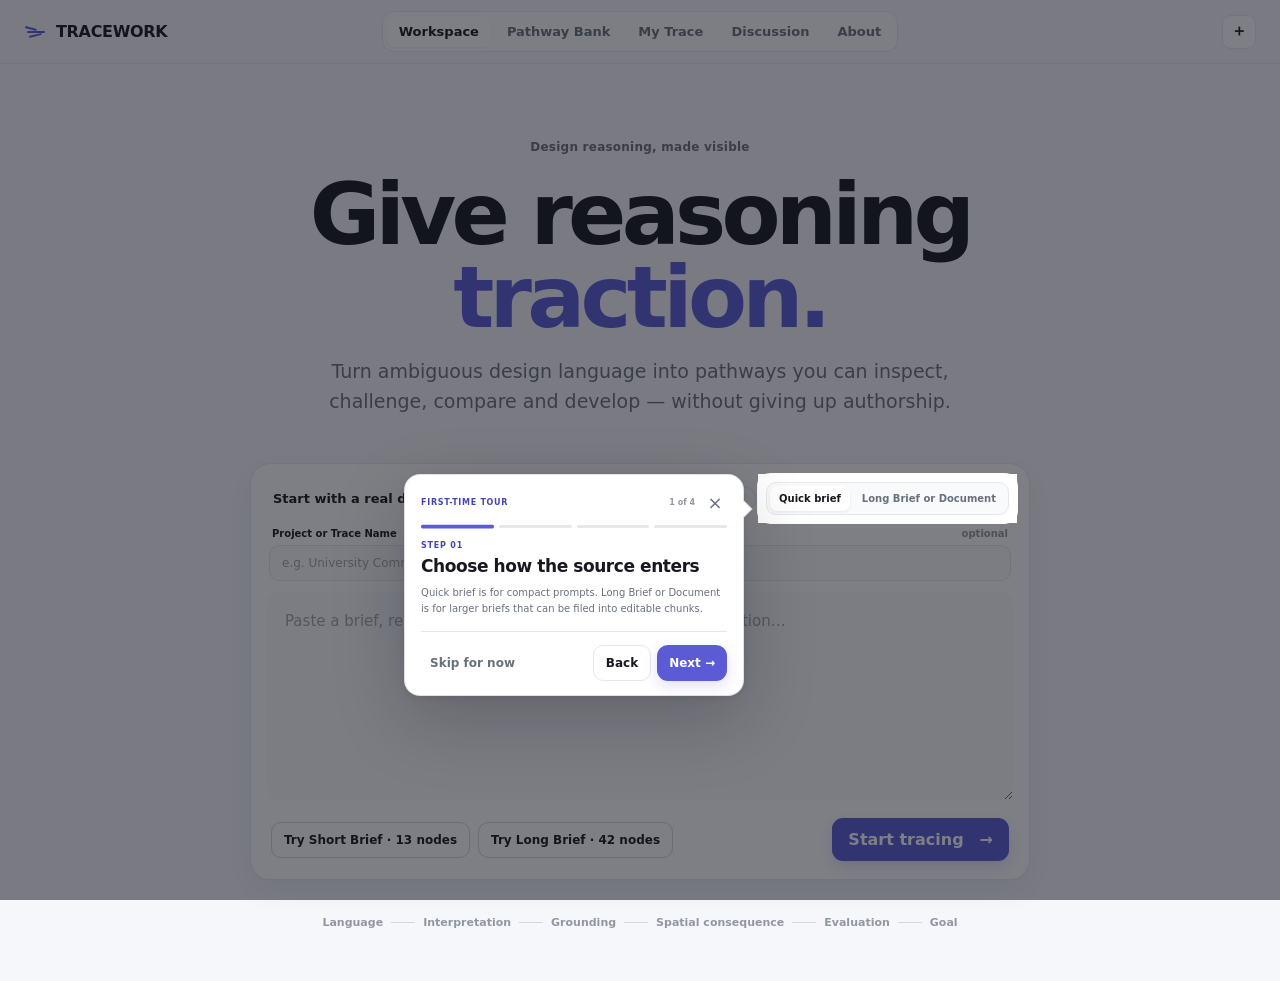
<file: index.html>
<!doctype html>
<html lang="en">
<head>
  <meta charset="utf-8">
  <meta name="viewport" content="width=device-width,initial-scale=1">
  <meta name="theme-color" content="#f7f8fb">
  <title>TRACEWORK — Give reasoning traction.</title>
  <meta name="description" content="TRACEWORK helps designers turn ambiguous design language into visible, traceable reasoning pathways.">
  <link rel="preconnect" href="https://www.archdaily.com" crossorigin>
  <link rel="dns-prefetch" href="//www.archdaily.com">
  <link rel="stylesheet" href="css/base.css">
  <link rel="stylesheet" href="css/layout.css?v=c2.1">
  <link rel="stylesheet" href="css/components.css?v=d3.1-framework-prompt">
  <link rel="stylesheet" href="css/graph.css?v=d2.14-selection-and-reference-edit">
  <link rel="stylesheet" href="css/responsive.css?v=d3.1-half-width">
</head>
<body>
  <header class="topbar">
    <button class="brand" id="brandButton" aria-label="TRACEWORK home">
      <span class="brand-mark" aria-hidden="true"><span></span><span></span><span></span></span>
      <span>TRACEWORK</span>
    </button>
    <nav class="topnav" aria-label="Primary navigation">
      <button class="nav-link active" data-view="workspace">Workspace</button>
      <button class="nav-link" data-view="pathways">Pathway Bank</button>
      <button class="nav-link" data-view="trace">My Trace</button>
      <button class="nav-link" data-view="discussion">Discussion</button>
      <a class="nav-link" id="aboutLink" href="about.html">About</a>
    </nav>
    <div class="topbar-actions">
      <span class="save-status" id="saveStatus"><span class="status-dot"></span> Saved locally</span>
      <button class="icon-button" id="newProjectButton" title="New project" aria-label="New project">＋</button>
    </div>
  </header>

  <main>
    <section class="landing" id="landingView">
      <div class="landing-copy">
        <div class="product-kicker">Design reasoning, made visible</div>
        <h1>Give reasoning <span>traction.</span></h1>
        <p class="landing-lede">Turn ambiguous design language into pathways you can inspect, challenge, compare and develop — without giving up authorship.</p>
      </div>

      <div class="start-card">
        <div class="brief-start-head">
          <label for="landingBrief">Start with a real design brief</label>
          <div class="brief-start-controls">
            <button type="button" class="tutorial-link" data-tutorial="landing">? Tutorial</button>
            <div class="brief-mode-toggle" aria-label="Brief input mode">
              <button type="button" class="brief-mode-button active" data-brief-mode="quick">Quick brief</button>
              <button type="button" class="brief-mode-button" data-brief-mode="document">Long Brief or Document</button>
            </div>
          </div>
        </div>
        <div class="project-name-field">
          <label for="landingProjectName">Project or Trace Name <span>optional</span></label>
          <input id="landingProjectName" type="text" maxlength="80" placeholder="e.g. University Commons">
        </div>
        <div class="document-brief-tools hidden" id="documentBriefTools">
          <label class="document-upload-button" for="briefFileInput">＋ Upload brief</label>
          <input id="briefFileInput" type="file" accept=".txt,.md,.pdf,.docx,text/plain,text/markdown,application/pdf,application/vnd.openxmlformats-officedocument.wordprocessingml.document" hidden>
          <div class="document-file-status" id="briefFileStatus">PDF, DOCX, TXT or MD · processed locally in your browser.</div>
        </div>
        <textarea id="landingBrief" rows="7" placeholder="Paste a brief, requirement, design statement or project intention…"></textarea>
        <div class="brief-chunk-preview hidden" id="briefChunkPreview"></div>
        <div class="start-actions">
          <div class="example-actions" aria-label="Optional example traces">
            <button class="secondary-button restore-examples-button" id="restoreShortExampleButton" type="button" title="Add the 13-node short-brief example to Your traces without replacing existing work">Try Short Brief · 13 nodes</button>
            <button class="secondary-button restore-examples-button" id="restoreLongExampleButton" type="button" title="Add the 42-node long-brief example to Your traces without replacing existing work">Try Long Brief · 42 nodes</button>
          </div>
          <button class="primary-button" id="startTracingButton">Start tracing <span>→</span></button>
        </div>
      </div>

      <section class="project-shelf hidden" id="projectShelfWrap"><div class="project-shelf-head"><div><span class="product-kicker">Saved in this browser</span><h2>Your traces</h2></div><span class="project-local-note">Local for now · future accounts can use private studios or classrooms.</span></div><div class="project-grid" id="projectShelf"></div><div class="project-shelf-tools"><button type="button" class="secondary-button" id="combineProjectsButton" disabled>Combine projects (select 2+)</button></div></section>

      <div class="landing-proof" aria-label="TRACEWORK workflow">
        <span>Language</span><i></i><span>Interpretation</span><i></i><span>Grounding</span><i></i><span>Spatial consequence</span><i></i><span>Evaluation</span><i></i><span>Goal</span>
      </div>
    </section>

    <section class="app-view hidden" id="appView">
      <div class="workspace" id="workspaceView">
        <aside class="source-panel panel" id="sourcePanel">
          <div class="panel-header">
            <div>
              <span class="panel-kicker">01 · Source</span>
              <h2>Your brief</h2>
            </div>
            <div class="source-panel-actions"><button class="icon-button small" id="editBriefButton" title="Edit brief" aria-label="Edit brief">✎</button><button type="button" class="panel-inline-collapse" id="collapseSourcePanel" aria-controls="sourcePanel" aria-expanded="true" title="Collapse Brief panel" aria-label="Collapse Brief panel"><span aria-hidden="true">◧</span></button></div>
          </div>

          <div id="briefEditorWrap" class="brief-editor-wrap hidden">
            <textarea id="briefEditor" rows="10"></textarea>
            <div class="inline-actions">
              <button class="secondary-button" id="cancelBriefEdit">Cancel</button>
              <button class="primary-button compact" id="applyBriefEdit">Analyse brief</button>
            </div>
          </div>

          <div class="brief-chunk-nav hidden" id="briefChunkNav">
            <div>
              <span class="brief-chunk-file" id="briefChunkFile"></span>
              <strong id="briefChunkCounter">Section 1 of 1</strong>
            </div>
            <div class="brief-chunk-actions">
              <button class="icon-button small" id="prevBriefChunk" type="button" aria-label="Previous brief section">←</button>
              <select id="briefChunkSelect" aria-label="Brief section"></select>
              <button class="icon-button small" id="nextBriefChunk" type="button" aria-label="Next brief section">→</button>
            </div>
          </div>
          <div class="brief-chunk-files hidden" id="briefChunkFiles" aria-label="Brief sections"></div>
          <div class="brief-chunk-tools hidden" id="briefChunkTools">
            <div class="brief-chunk-tool-row"><button class="secondary-button compact-source" id="editBriefChunkButton" type="button">Edit current</button><button class="secondary-button compact-source" id="addBriefChunkButton" type="button">＋ Chunk</button></div>
            <div class="brief-chunk-adder hidden" id="briefChunkAdder">
              <input id="newBriefChunkTitle" type="text" maxlength="70" placeholder="Chunk name · e.g. Movement">
              <textarea id="newBriefChunkText" rows="4" placeholder="Paste or write this part of the brief…"></textarea>
              <div class="inline-actions">
                <button class="text-button mini" id="cancelBriefChunk" type="button">Cancel</button>
                <button class="primary-button compact" id="saveBriefChunk" type="button">Add chunk</button>
              </div>
            </div>
          </div>

          <div class="brief-document" id="briefDocument" tabindex="0" aria-label="Source brief text"></div><div class="brief-render-revision" title="Source renderer version">Source renderer C1.4</div>

          <div class="source-footer">
            <div class="section-label-row">
              <span class="section-label">Interpretive hotspots</span>
              <div class="hotspot-controls">
                <select class="hotspot-view-select" id="hotspotViewSelect" aria-label="Hotspot view">
                  <option value="all">All</option>
                  <option value="suggested">Suggested</option>
                  <option value="selected">Selected by me</option>
                </select>
                <button class="text-button mini" id="toggleHotspotsButton" type="button">Hide suggestions</button>
                <span class="count-pill" id="hotspotCount">0</span>
              </div>
            </div>
            <div class="hotspot-list" id="hotspotList"></div>
            <button class="secondary-button full" id="addPhraseButton">＋ Select text from brief</button>
          </div>
        </aside>

        <button type="button" class="panel-edge-control panel-edge-left" id="toggleSourcePanel" aria-controls="sourcePanel" aria-expanded="true" aria-label="Hide Brief panel" title="Hide Brief panel"><span aria-hidden="true">◧</span><span class="panel-edge-label">Brief</span></button>
        <button type="button" class="panel-edge-control panel-edge-right" id="toggleInspectorPanel" aria-controls="inspectorPanel" aria-expanded="true" aria-label="Hide Guidance panel" title="Hide Guidance panel"><span class="panel-edge-label">Guidance</span><span aria-hidden="true">◨</span></button>
        <section class="canvas-panel panel">
          <div class="canvas-toolbar">
            <div>
              <div class="tutorial-kicker-row"><span class="panel-kicker">02 · Reasoning field</span><button type="button" class="tutorial-link" id="workspaceTutorialButton" data-tutorial="workspace">? Tutorial</button></div>
              <div class="canvas-title-row">
                <div class="canvas-heading-group">
                  <h2 id="canvasTitle">Your trace</h2>
                  <span class="branch-count" id="branchCount">1 path</span>
                  <button class="d2-prominent-tools-button" id="reasoningToolsButton" type="button" title="Start Me Off, What Next, Compare Structure and Reasoning Summary">Reasoning Tools</button>
                  <button class="d2-prominent-tools-button proposition-button" id="architecturalPropositionButton" type="button" title="Visualise distinct reasoning pathways and compare their documented architectural consequences">Architectural Propositions</button>
                  <div class="map-mode-toggle" aria-label="Reasoning map view">
                    <button class="map-mode-button active" id="focusMapModeButton" type="button" title="Show only the reasoning around the selected hotspot">Focus map</button>
                    <button class="map-mode-button" id="aggregateMapModeButton" type="button" title="Merge every focus map in this project into one reasoning field">Aggregate map</button>
                  </div>
                </div>
                <div class="canvas-control-group">
                  <div class="framework-control-wrap">
                    <label class="framework-control" title="Change the structuring lens without changing or deleting the reasoning itself.">
                      <span>Framework</span>
                      <select id="frameworkSelect" aria-label="Reasoning framework">
                      <option value="tracework">TRACEWORK Grammar</option>
                      <option value="freeform">Freeform (Low Structure)</option>
                      <optgroup label="Literature frameworks">
                        <option value="requirements">Requirements Elicitation</option>
                        <option value="fivewhys">Five Whys</option>
                        <option value="laddering">Laddering (Means–End)</option>
                        <option value="framing">Design Framing</option>
                        <option value="reflective">Reflective Practice</option>
                        <option value="semantics">Design Semantics</option>
                      </optgroup>
                      </select>
                    </label>
                    <button class="trace-check-button tw-recommend-button" id="suggestFrameworkButton" type="button" title="Compare suitable reasoning frameworks based on the actual trace">✧ Suggest framework</button>
                    <button class="framework-lock-button" id="frameworkLockButton" type="button" aria-pressed="false" aria-label="Lock framework for this project" title="Lock this project's framework so it cannot be changed accidentally"><span class="framework-lock-glyph" aria-hidden="true"></span></button>
                  </div>
                  <div class="canvas-state-actions">
                    <button class="trace-check-button" id="traceCheckButton" type="button">Trace check</button>
                    <button class="trace-check-button" id="toggleNodeTypesButton" type="button">Hide node types</button>
                    <button class="trace-check-button" id="toggleWireSignalsButton" type="button" title="Show observed recurrence as graded wire strengths and status patterns, or hide it to display uniform solid wires. Saved relationship status is not changed.">Hide wire signals</button>
                  </div>
                </div>
              </div>
              <div class="aggregate-controls hidden" id="aggregateControls" aria-label="Aggregate map filters">
                <span class="aggregate-label">ALL PROJECT REASONING</span>
                <select id="aggregateHotspotFilter" aria-label="Filter aggregate map by hotspot"><option value="all">All hotspots</option></select>
                <select id="aggregateChunkFilter" aria-label="Filter aggregate map by source section"><option value="all">All sections</option></select>
                <select id="aggregateTypeFilter" aria-label="Filter aggregate map by node type"><option value="all">All node types</option></select>
                <select id="aggregateStatusFilter" aria-label="Filter aggregate map by working status"><option value="all">All statuses</option><option value="active">Active</option><option value="provisional">Provisional</option><option value="rejected">Rejected</option></select>
                <button class="aggregate-action" id="resetAggregateFiltersButton" type="button" title="Clear filters and pathway focus to restore the full project field">Show all</button>

              </div>
            </div>
            <div class="toolbar-actions">
              <div class="aggregate-layout-toggle" role="group" aria-label="Reasoning map layout">
                <button class="aggregate-action active" id="originalAggregateButton" type="button" aria-pressed="true">Original</button>
                <button class="aggregate-action" id="arrangeAggregateButton" type="button" aria-pressed="false">Arrange</button>
              </div>
              <button class="aggregate-action hidden" id="reflowArrangeButton" type="button" title="Reflow the visible map in the selected framework without changing Original positions">↺ Reflow</button>
              <button class="tool-button" id="exportMapButton" type="button" title="Export the full visible map as vector SVG, high-resolution PNG or vector PDF">⇩ Export map</button>
              <button class="tool-button" id="undoButton" type="button" disabled>↶ Undo</button>
              <button class="tool-button" id="findNodeButton" type="button" title="Find a node · Ctrl+F">⌕ Find</button>
              <button class="tool-button" id="focusPathButton" type="button" title="Isolate the upstream and downstream reasoning around the selected node" disabled>◎ Focus path</button>
              <button class="tool-button" id="branchButton" disabled>⑂ Fork</button>
              <button class="tool-button" id="compareButton" disabled>⇆ Compare</button>
              <div class="zoom-control" aria-label="Canvas zoom"><button class="tool-button zoom-button" id="zoomOutButton" aria-label="Zoom out">−</button><span id="zoomLabel">100%</span><button class="tool-button zoom-button" id="zoomInButton" aria-label="Zoom in">＋</button></div><button class="tool-button" id="fitButton" title="Fit all visible nodes, even at half-screen width">⌗ Fit</button>
            </div>
          </div>

          <div class="canvas-empty" id="canvasEmpty">
            <div class="empty-glyph"><span></span><span></span><span></span></div>
            <h3>Choose a phrase to begin.</h3>
            <p>TRACEWORK will help you make the reasoning between language and spatial consequence visible.</p>
          </div>

          <div class="graph-viewport hidden" id="graphViewport">
            <div class="graph-stage" id="graphStage">
              <div class="graph-surface" id="graphSurface">
                <svg class="graph-edges" id="graphEdges" aria-hidden="true"></svg>
                <div class="graph-nodes" id="graphNodes"></div>
              </div>
            </div>
          </div>

          <div class="thought-dock hidden" id="thoughtDock" aria-label="Free reasoning input">
            <div class="thought-entry">
              <textarea id="freeThoughtInput" rows="2" placeholder="Write a thought, decision, observation, spatial move…"></textarea>
              <div class="thought-reading" id="thoughtReading">
                <span id="thoughtReadingLabel">TRACEWORK reads this as</span>
                <select id="thoughtTypeSelect" aria-label="Suggested reasoning category">
                  <option value="interpretation">Interpretation</option>
                  <option value="grounding">Grounding</option>
                  <option value="consequence">Spatial consequence</option>
                  <option value="evaluation">Evaluation</option>
                  <option value="goal">Goal</option>
                  <option value="input">Input (Given Condition)</option>
                </select>
              </div>
              <details class="thought-advanced-metadata"><summary>Attribution · Activity · Supporting Record (Optional)</summary>
              <div class="thought-metadata-body"><div class="thought-metadata-grid">
                <label class="thought-provenance" title="Who or what is responsible for this thought?">
                  <span>Attribution <button type="button" class="thought-help-button" data-help="Who or what contributed this thought, such as you, a colleague or software?" aria-label="Explain attribution">?</button></span>
                  <select id="thoughtProvenanceSelect" aria-label="Thought attribution">
                    <option value="designer">Designer</option><option value="collaborator">Collaborator</option>
                    <option value="tutor">Reviewer</option><option value="organisation">Organisation</option>
                    <option value="system">Software Tool</option><option value="other">Other or Unspecified</option>
                  </select>
                </label>
                <label class="thought-provenance" title="How did this thought come about?">
                  <span>Activity <button type="button" class="thought-help-button" data-help="How the thought was produced: written, observed, analysed, revised, imported or generated." aria-label="Explain activity">?</button></span>
                  <select id="thoughtGenerationActivity" aria-label="Generation Activity">
                    <option value="unspecified">Not Specified</option>
                    <option value="authored">Authored or Recorded</option><option value="interpreted">Interpreted or Analysed</option>
                    <option value="observed">Observed or Documented</option><option value="revised">Revised or Edited</option>
                    <option value="generated">Software Generated</option><option value="imported">Imported from Source</option>
                  </select>
                </label>
                <label class="thought-provenance" title="Is there a record supporting this thought?">
                  <span>Record <button type="button" class="thought-help-button" data-help="Optional supporting document, observation, drawing, measurement, reference or note. A recorded source is not automatically verified." aria-label="Explain record">?</button></span>
                  <select id="thoughtEvidenceKind" aria-label="Supporting Record">
                    <option value="unspecified">Not Specified</option><option value="brief">Source Document</option>
                    <option value="observation">Recorded Observation</option><option value="drawing">Drawing or Model</option>
                    <option value="precedent">Published Reference</option><option value="performance">Measurement or Simulation</option>
                    <option value="designer">Design Note</option><option value="inference">Analytical Note</option>
                    <option value="suggestion">Software-Generated Note</option><option value="other">Other Supporting Record</option>
                  </select>
                </label>
              </div>
              <input id="thoughtAttributionName" class="thought-optional-field" type="text" maxlength="120" placeholder="Optional: contributor, reviewer, software or organisation name" aria-label="Optional contributor or software name" title="Name the source or contributor when known; leave blank otherwise">
              <input id="thoughtActivityDetails" class="thought-optional-field" type="text" maxlength="180" placeholder="Optional: activity details or method" aria-label="Optional generation activity details">
              <input id="thoughtRecordTitle" class="thought-optional-field" type="text" maxlength="180" placeholder="Optional: supporting record name or drawing title" aria-label="Optional supporting record title">
              <input id="thoughtSourceReference" class="thought-optional-field" type="text" maxlength="500" placeholder="Optional: source reference, URL or document location" aria-label="Optional source citation">
              </div></details>
              <div class="thought-reason" id="thoughtReason">Start typing to see a suggestion.</div>
              <div class="thought-matches" id="thoughtMatches"></div>
              <div class="thought-clarifier">Hover any match to see what the role means and which wording cues triggered it. Match strengths are independent fits, not probabilities.</div>
            </div>
            <div class="thought-actions">
              <button class="secondary-button" id="imageReferenceDockButton" type="button" title="Add an Image / Reference node">＋ Image / Reference</button>
              <button class="secondary-button" id="addLooseNoteButton" disabled>Add as note</button>
              <button class="primary-button compact" id="addFreeThoughtButton" disabled>Add to field →</button>
            </div>
          </div>

          <div class="canvas-footer">
            <div class="legend" id="ontologyLegend"></div>
            <details class="wire-legend" id="wireLegend" hidden>
              <summary aria-label="Wire legend: line patterns and wire strength">Wire legend <span class="wire-legend-teaser" aria-hidden="true"><i class="wire-key-line"></i><i class="wire-key-line provisional"></i><i class="wire-key-line rejected"></i></span> <span class="wire-legend-chevron" aria-hidden="true">⌄</span></summary>
              <div class="wire-legend-content">
                <div class="wire-legend-group"><strong>Relationship status · line pattern</strong>
                  <span><i class="wire-key-line"></i><b>Solid</b> — active, designer-recorded connection</span>
                  <span><i class="wire-key-line provisional"></i><b>Dashed</b> — provisional connection, still being investigated</span>
                  <span><i class="wire-key-line rejected"></i><b>Dotted + faint</b> — rejected connection retained for comparison</span>
                </div>
                <div class="wire-legend-group"><strong>Observed transition patterns · graduated line weight</strong>
                  <span><i class="wire-key-line grade-frequent"></i><b>Common</b> — this *category transition* appears across many P01–P10 participants</span>
                  <span><i class="wire-key-line grade-observed"></i><b>Observed</b> — appears across several participants</span>
                  <span><i class="wire-key-line grade-limited"></i><b>Limited</b> — appears across few participants</span>
                  <span><i class="wire-key-line grade-unseen"></i><b>Not observed</b> — absent from the mapped pilot transitions</span>
                  <span><i class="wire-key-line grade-neutral"></i><b>Neutral</b> — no comparable pilot signal, such as a note</span>
                </div>
                <p>Two different readings: <b>pattern = your relationship status</b>; <b>weight/darkness = observed recurrence</b>. These are not confidence scores, probabilities or a judgment of design quality. Select a wire to optionally expand contextual reasoning guidance in the inspector. “Hide wire signals” displays a neutral, solid wire without changing its saved relationship status.</p>
              </div>
            </details>
            <span class="canvas-hint">Drag canvas to pan · Shift-click nodes to multi-select · Either port can start a wire · Shift-click wire to disconnect · Right-click node for lock/group · Ctrl+G group · Ctrl+F find · Focus map isolates one hotspot · Aggregate map merges the project · Original influences Arrange; Arrange never moves Original · Focus path isolates one route · Ctrl+Z undo</span>
          </div>
        </section>

        <aside class="inspector-panel panel" id="inspectorPanel">
          <div class="inspector-panel-actions"><button type="button" class="secondary-button compact" id="imageReferenceInspectorButton" title="Add an image or reference node; link it to the selected thought">＋ Image / Reference</button><button type="button" class="panel-inline-collapse" id="collapseInspectorPanel" aria-controls="inspectorPanel" aria-expanded="true" title="Collapse Guidance panel" aria-label="Collapse Guidance panel"><span aria-hidden="true">◨</span></button></div>
          <div id="inspectorContent"></div>
        </aside>
      </div>

      <section class="subview hidden" id="pathwaysView">
        <div class="subview-head">
          <div>
            <div class="tutorial-kicker-row"><span class="panel-kicker">Pathway Bank</span><button type="button" class="tutorial-link" data-tutorial="pathways">? Tutorial</button></div>
            <h2>See how similar language can travel differently.</h2>
            <p>Explore illustrative pathways relevant to your currently open design brief. This is transparent wording-cue matching, not evidence of what participants reasoned or a prescribed solution. Select a phrase in Workspace before adding a route.</p><p id="pathwayContextNote" aria-live="polite"></p>
          </div>
          <div class="search-field">
            <span>⌕</span>
            <input id="pathwaySearch" placeholder="Search a concept, e.g. flexibility">
          </div>
        </div>
        <div class="pathway-grid" id="pathwayGrid"></div>
      </section>

      <section class="subview hidden" id="traceView">
        <div class="subview-head">
          <div>
            <div class="tutorial-kicker-row"><span class="panel-kicker">My Trace</span><button type="button" class="tutorial-link" data-tutorial="trace">? Tutorial</button></div>
            <h2>Your project's reasoning memory.</h2>
            <p>Chosen, alternative, unresolved and rejected paths stay visible so the design can be discussed later.</p>
          </div>
          <div class="trace-actions">
            <button class="secondary-button" data-requires-project id="exportJsonButton">Export project</button>
            <button class="secondary-button" id="importJsonButton" type="button">Import saved JSON</button><input type="file" id="importJsonFile" accept=".json,application/json" hidden>
            <button class="secondary-button" data-requires-project id="projectAuditButton" type="button">Project check</button>
            <button class="secondary-button" data-requires-project id="exportMapTraceButton" type="button">Export map · SVG, PNG and PDF</button>
            <button class="secondary-button danger-subtle" data-requires-project id="resetLocalDataButton">Reset local data</button>
          </div>
        </div>
        <div class="trace-dashboard" id="traceDashboard"></div>
      </section>

      <section class="subview hidden" id="discussionView">
        <div class="subview-head">
          <div>
            <div class="tutorial-kicker-row"><span class="panel-kicker">Discussion</span><button type="button" class="tutorial-link" data-tutorial="discussion">? Tutorial</button></div>
            <h2>Make the reasoning discussable.</h2>
            <p>Leave notes on the project or anchor a comment to the currently selected reasoning move. For this prototype, discussion is saved locally; later, accounts can keep projects private or share them inside invited studios and classrooms.</p>
          </div>
        </div>
        <div class="discussion-shell">
          <section class="discussion-card">
            <h3>Project discussion</h3>
            <div class="discussion-list" id="discussionList"></div>
          </section>
          <aside class="discussion-card" id="discussionComposerCard">
            <h3>Add a note</h3>
            <label class="field-label" for="discussionScope">Attach to</label>
            <select class="field-input" id="discussionScope"><option value="project">Whole project</option></select>
            <div class="discussion-anchor-preview hidden" id="discussionAnchorPreview"></div>
            <label class="field-label" for="discussionText">Comment</label>
            <textarea class="field-textarea" id="discussionText" placeholder="Question, critique, rationale or note for another designer…"></textarea>
            <div class="inline-actions"><button class="primary-button compact" id="addDiscussionButton">Add to discussion</button></div>
            <p style="color:var(--muted);font-size:11px;line-height:1.55;margin-top:14px">Local prototype mode · future accounts can add private studios/classrooms, named collaborators and replies without making every trace public.</p>
          </aside>
        </div>
      </section>
    </section>
  </main>

  <div class="modal-backdrop hidden" id="modalBackdrop" role="presentation">
    <div class="modal" id="modal" role="dialog" aria-modal="true" aria-labelledby="modalTitle"></div>
  </div>

  <div class="toast-region" id="toastRegion" aria-live="polite"></div>

  <script type="module" src="js/app.js?v=d3.1-pathway-bank-restored"></script>
</body>
</html>
</file>
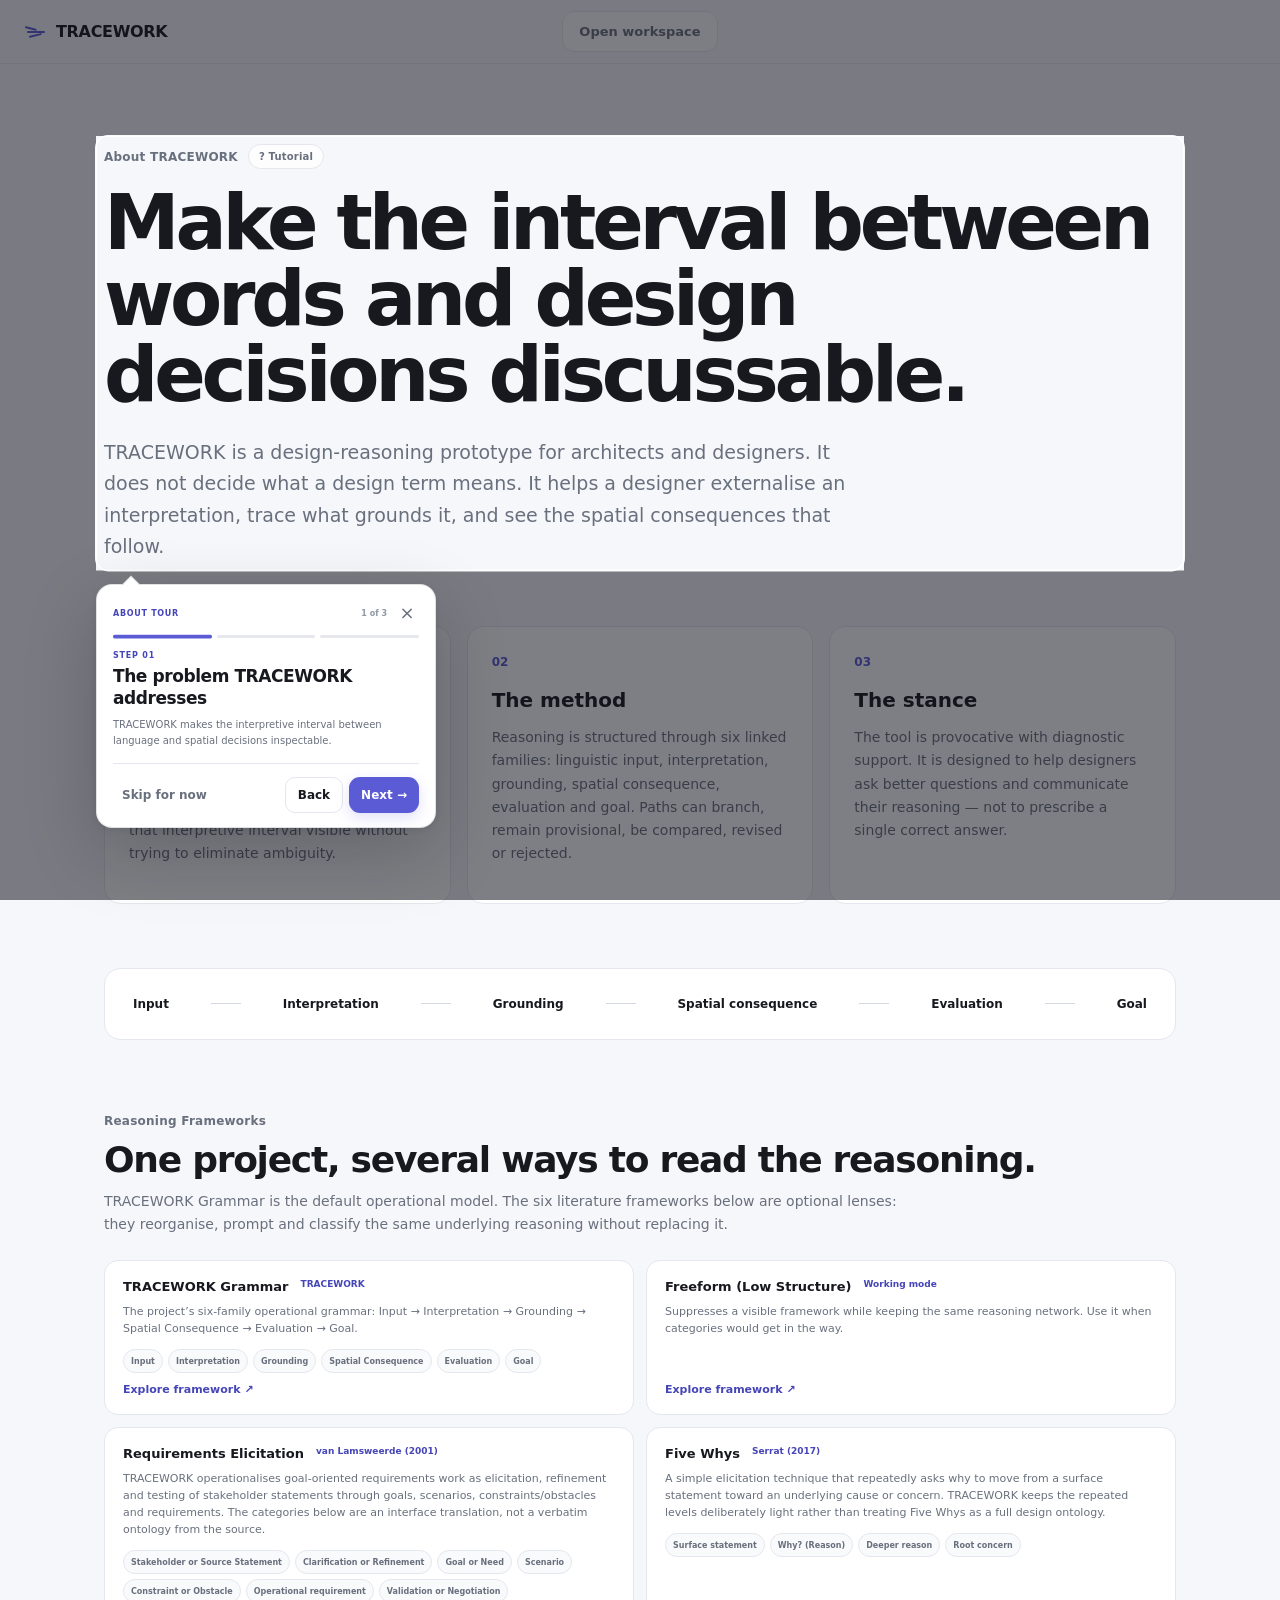
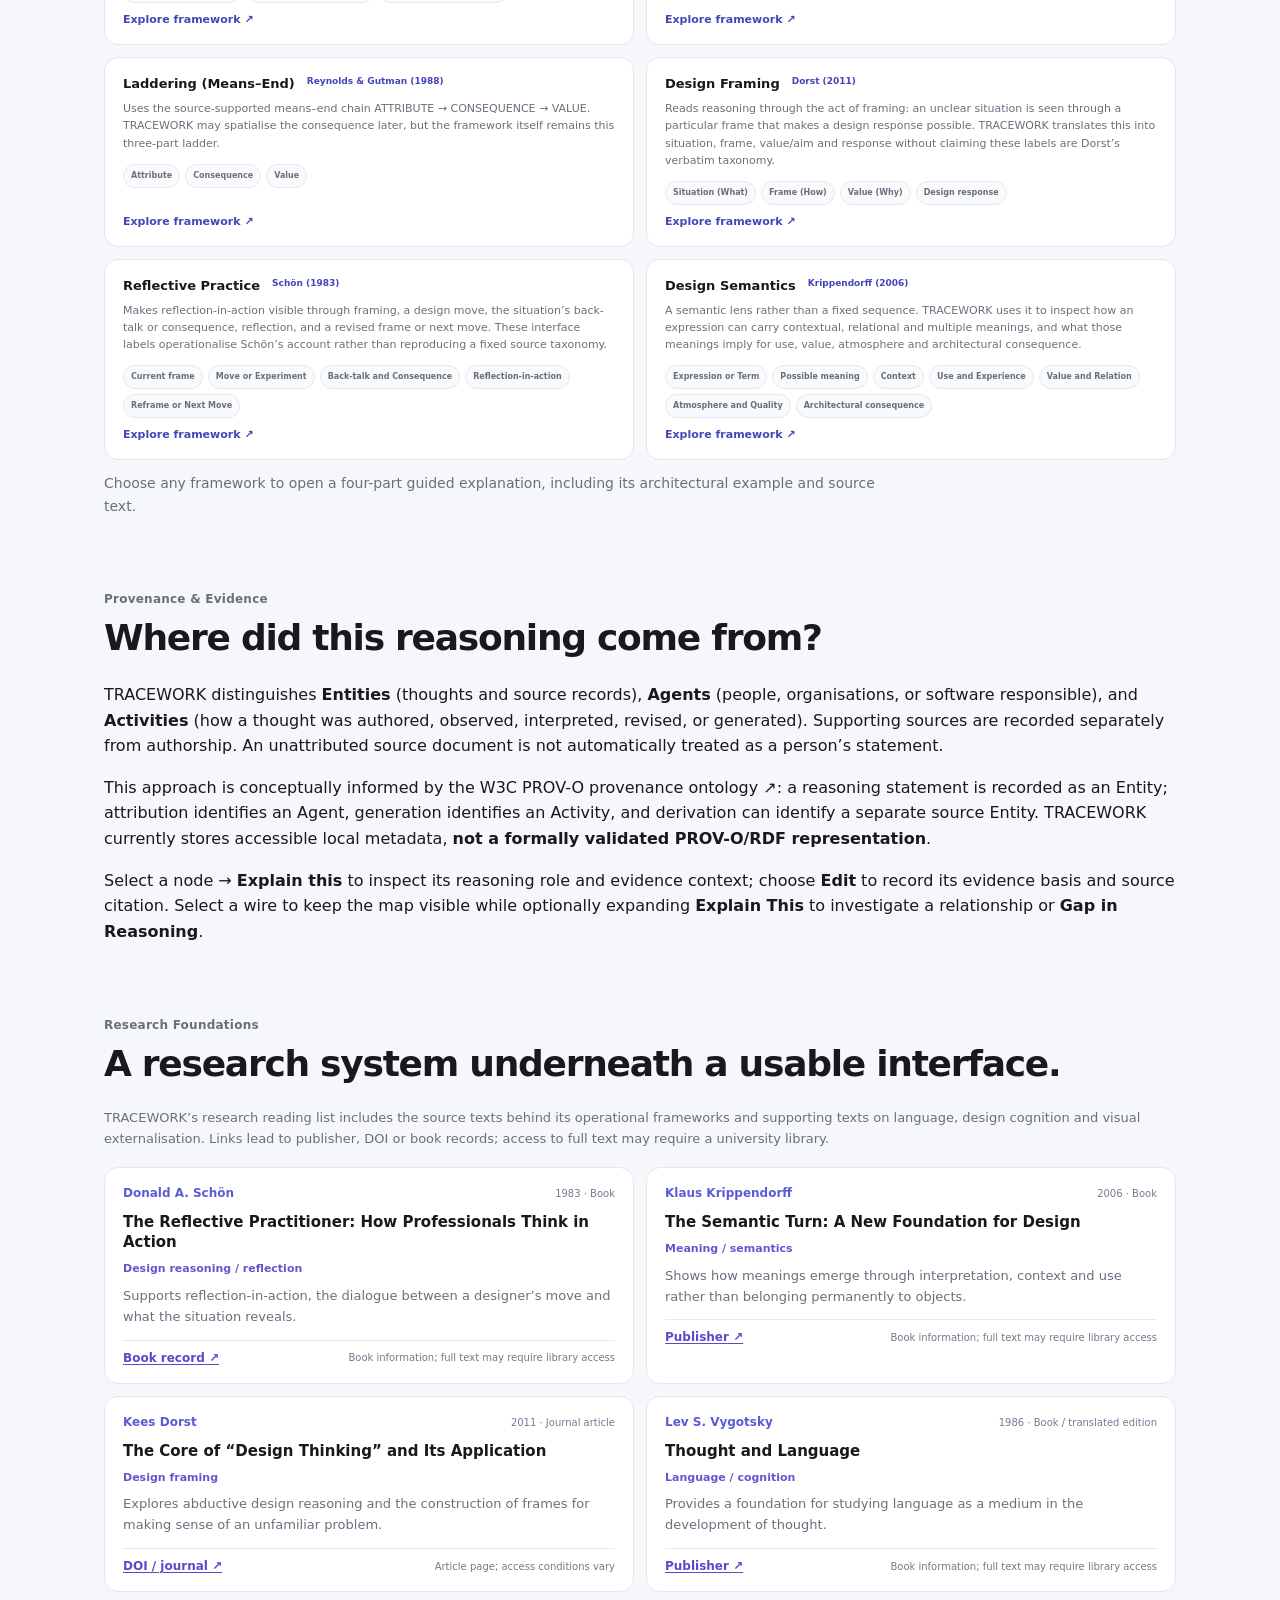
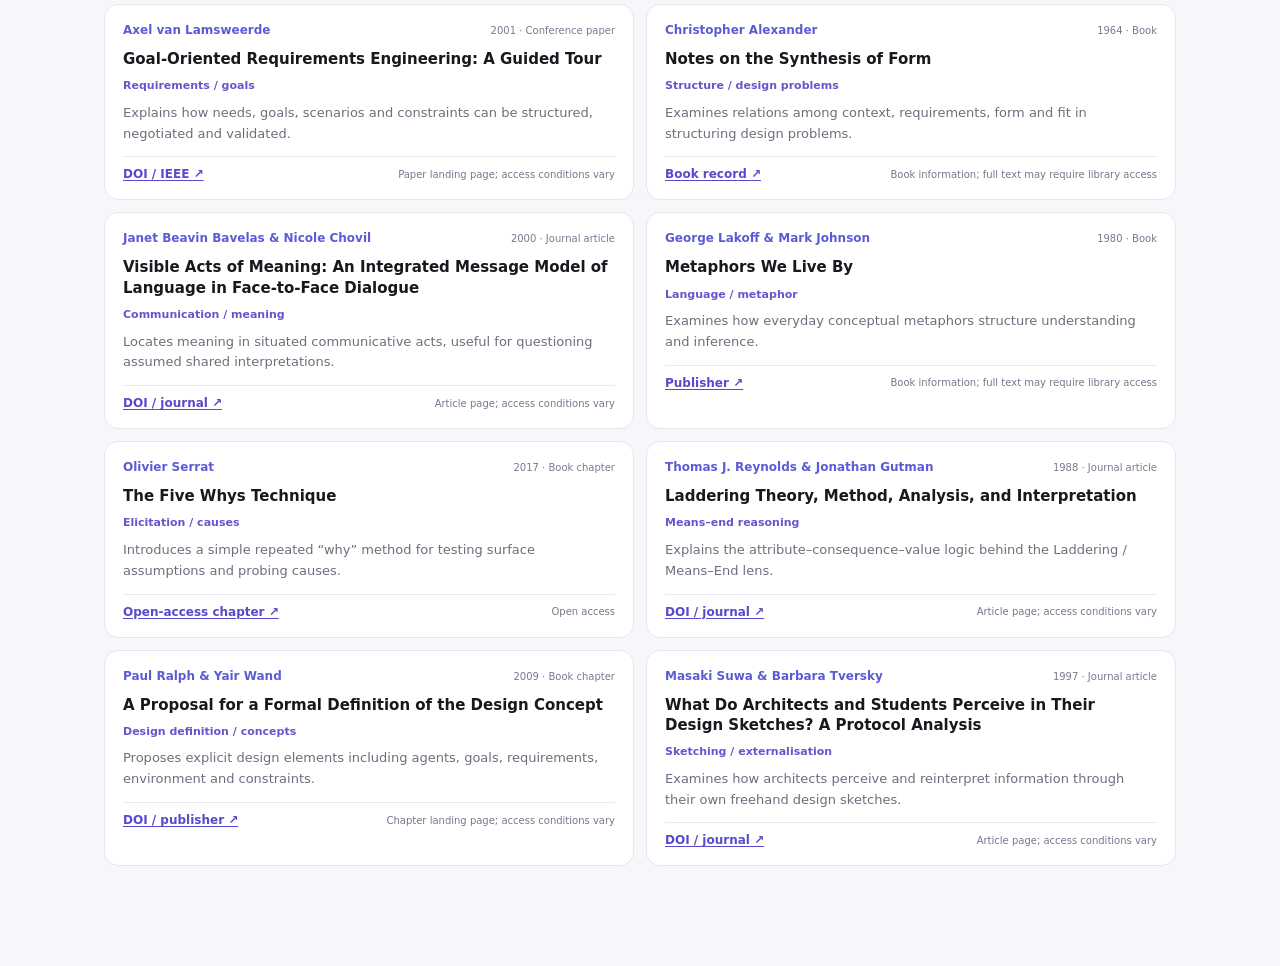
<file: about.html>
<!doctype html>
<html lang="en">
<head>
  <meta charset="utf-8">
  <meta name="viewport" content="width=device-width,initial-scale=1">
  <title>About — TRACEWORK</title>
  <link rel="stylesheet" href="css/base.css">
  <link rel="stylesheet" href="css/layout.css">
  <link rel="stylesheet" href="css/components.css?v=d1.9">
  <link rel="stylesheet" href="css/responsive.css?v=d1.8">
</head>
<body>
  <header class="topbar">
    <a class="brand" href="index.html">
      <span class="brand-mark" aria-hidden="true"><span></span><span></span><span></span></span>
      <span>TRACEWORK</span>
    </a>
    <nav class="topnav"><a class="nav-link" href="index.html?resume=1">Open workspace</a></nav>
  </header>
  <main class="about-page">
    <section class="about-hero">
      <div class="tutorial-kicker-row"><span class="product-kicker">About TRACEWORK</span><button type="button" class="tutorial-link" data-tutorial="about">? Tutorial</button></div>
      <h1>Make the interval between words and design decisions discussable.</h1>
      <p>TRACEWORK is a design-reasoning prototype for architects and designers. It does not decide what a design term means. It helps a designer externalise an interpretation, trace what grounds it, and see the spatial consequences that follow.</p>
    </section>
    <section class="about-grid">
      <article><span>01</span><h2>The problem</h2><p>Design briefs contain language that can support multiple readings. Designers also often act as though those readings are obvious or shared. TRACEWORK makes that interpretive interval visible without trying to eliminate ambiguity.</p></article>
      <article><span>02</span><h2>The method</h2><p>Reasoning is structured through six linked families: linguistic input, interpretation, grounding, spatial consequence, evaluation and goal. Paths can branch, remain provisional, be compared, revised or rejected.</p></article>
      <article><span>03</span><h2>The stance</h2><p>The tool is provocative with diagnostic support. It is designed to help designers ask better questions and communicate their reasoning — not to prescribe a single correct answer.</p></article>
    </section>
    <section class="about-flow">
      <div class="flow-step">Input</div><i></i><div class="flow-step">Interpretation</div><i></i><div class="flow-step">Grounding</div><i></i><div class="flow-step">Spatial consequence</div><i></i><div class="flow-step">Evaluation</div><i></i><div class="flow-step">Goal</div>
    </section>
    <section class="about-frameworks">
      <span class="product-kicker">Reasoning Frameworks</span>
      <h2>One project, several ways to read the reasoning.</h2>
      <p>TRACEWORK Grammar is the default operational model. The six literature frameworks below are optional lenses: they reorganise, prompt and classify the same underlying reasoning without replacing it.</p>
      <div class="framework-reference-grid" id="frameworkReferenceGrid"></div><p class="framework-explorer-hint">Choose any framework to open a four-part guided explanation, including its architectural example and source text.</p>
    </section>
    <section class="about-research" id="provenanceResearch"><span class="product-kicker">Provenance &amp; Evidence</span>
      <h2>Where did this reasoning come from?</h2>
      <p>TRACEWORK distinguishes <strong>Entities</strong> (thoughts and source records), <strong>Agents</strong> (people, organisations, or software responsible), and <strong>Activities</strong> (how a thought was authored, observed, interpreted, revised, or generated). Supporting sources are recorded separately from authorship. An unattributed source document is not automatically treated as a person’s statement.</p>
      <p>This approach is conceptually informed by the W3C <a href="https://www.w3.org/TR/prov-o/" target="_blank" rel="noopener noreferrer">PROV-O provenance ontology ↗</a>: a reasoning statement is recorded as an Entity; attribution identifies an Agent, generation identifies an Activity, and derivation can identify a separate source Entity. TRACEWORK currently stores accessible local metadata, <strong>not a formally validated PROV-O/RDF representation</strong>.</p>
      <p>Select a node → <strong>Explain this</strong> to inspect its reasoning role and evidence context; choose <strong>Edit</strong> to record its evidence basis and source citation. Select a wire to keep the map visible while optionally expanding <strong>Explain This</strong> to investigate a relationship or <strong>Gap in Reasoning</strong>.</p>
    </section>
    <section class="about-research">
      <span class="product-kicker">Research Foundations</span>
      <h2>A research system underneath a usable interface.</h2>
      <p class="research-access-note">TRACEWORK’s research reading list includes the source texts behind its operational frameworks and supporting texts on language, design cognition and visual externalisation. Links lead to publisher, DOI or book records; access to full text may require a university library.</p>
      <div id="referenceList" class="reference-list"></div>
    </section>
  </main>
  <div class="framework-explorer-backdrop" id="frameworkExplorerBackdrop" hidden>
    <section class="framework-explorer-dialog" id="frameworkExplorerDialog" role="dialog" aria-modal="true" aria-labelledby="frameworkExplorerTitle">
      <header class="framework-explorer-top"><div><span class="product-kicker">FRAMEWORK GUIDE · <span id="frameworkExplorerSource"></span></span><h2 id="frameworkExplorerTitle"></h2></div><button type="button" class="framework-explorer-close" id="frameworkExplorerClose" aria-label="Close framework guide">×</button></header>
      <div class="framework-explorer-progress"><span id="frameworkExplorerSlideTitle"></span><span id="frameworkExplorerCounter">1 of 4</span></div>
      <div class="framework-explorer-body" id="frameworkExplorerBody"></div>
      <footer class="framework-explorer-footer"><button type="button" class="framework-explorer-control" id="frameworkExplorerPrevious">← Previous</button><div class="framework-explorer-dots" id="frameworkExplorerDots" aria-label="Framework guide slides"></div><button type="button" class="framework-explorer-control framework-explorer-primary" id="frameworkExplorerNext">Next →</button></footer>
    </section>
  </div>
  <div class="modal-backdrop hidden" id="modalBackdrop" role="presentation">
    <div class="modal" id="modal" role="dialog" aria-modal="true" aria-labelledby="modalTitle"></div>
  </div>
  <script type="module">
    import { bindTutorialTriggers, maybeOpenFirstVisitTutorial } from './js/ui/tutorials.js?v=d1.9';
    import { initializeFrameworkExplorer } from './js/ui/framework-explorer.js?v=d1-6-counter';
    initializeFrameworkExplorer();
    bindTutorialTriggers();
    maybeOpenFirstVisitTutorial('about');
  </script>
</body>
</html>
</file>
<file: css/base.css>
:root {
  --bg: #f6f7fb;
  --surface: #ffffff;
  --surface-soft: #f9fafc;
  --surface-tint: #f2f2ff;
  --text: #17191f;
  --muted: #69707d;
  --muted-2: #9097a3;
  --border: #e4e7ed;
  --border-strong: #d3d7e0;
  --accent: #5b5bd6;
  --accent-dark: #4545b8;
  --accent-soft: #eeeeff;
  --input: #64748b;
  --interpretation: #7456e8;
  --grounding: #16847b;
  --consequence: #d17a18;
  --evaluation: #bd4b77;
  --goal: #3c8f5e;
  --danger: #b64242;
  --shadow: 0 10px 30px rgba(34, 40, 61, .07);
  --radius-sm: 10px;
  --radius: 14px;
  --radius-lg: 20px;
  --topbar: 64px;
  --font: Inter, ui-sans-serif, system-ui, -apple-system, BlinkMacSystemFont, "Segoe UI", sans-serif;
}
* { box-sizing: border-box; }
html { color-scheme: light; }
body { margin: 0; background: var(--bg); color: var(--text); font-family: var(--font); -webkit-font-smoothing: antialiased; }
button, input, textarea, select { font: inherit; }
button, a { -webkit-tap-highlight-color: transparent; }
button { color: inherit; }
a { color: inherit; text-decoration: none; }
textarea, input { color: var(--text); }
textarea::placeholder, input::placeholder { color: #a0a6b2; }
.hidden { display: none !important; }
::selection { background: #dedeff; }
:focus-visible { outline: 3px solid rgba(91,91,214,.2); outline-offset: 2px; }
:root { --note:#8d93a0; }
</file>
<file: css/layout.css>
.topbar {
  height: var(--topbar); position: sticky; top: 0; z-index: 50; display: grid;
  grid-template-columns: 1fr auto 1fr; align-items: center; gap: 24px; padding: 0 24px;
  background: rgba(246,247,251,.92); border-bottom: 1px solid var(--border); backdrop-filter: blur(16px);
}
.brand { display: inline-flex; width: max-content; align-items: center; gap: 10px; border: 0; background: transparent; padding: 0; font-weight: 760; letter-spacing: -.02em; cursor: pointer; }
.brand-mark { width: 22px; height: 20px; display: flex; align-items: center; position: relative; }
.brand-mark span { position: absolute; height: 2px; background: var(--accent); border-radius: 3px; transform-origin: left center; }
.brand-mark span:nth-child(1){ width: 12px; transform: translate(1px,-5px) rotate(14deg); }
.brand-mark span:nth-child(2){ width: 18px; transform: translate(3px,0); }
.brand-mark span:nth-child(3){ width: 13px; transform: translate(5px,5px) rotate(-14deg); }
.topnav { display: flex; align-items: center; gap: 4px; background: rgba(255,255,255,.72); border: 1px solid var(--border); padding: 4px; border-radius: 12px; }
.nav-link { border: 0; background: transparent; padding: 8px 12px; border-radius: 8px; color: var(--muted); font-size: 13px; font-weight: 600; cursor: pointer; }
.nav-link:hover, .nav-link.active { background: var(--surface); color: var(--text); box-shadow: 0 1px 3px rgba(20,24,38,.06); }
.topbar-actions { justify-self: end; display: flex; align-items: center; gap: 10px; }
.save-status { display: inline-flex; align-items: center; gap: 7px; font-size: 12px; color: var(--muted); }
.status-dot { width: 7px; height: 7px; border-radius: 50%; background: #55a56e; }

.landing { min-height: calc(100vh - var(--topbar)); display: flex; flex-direction: column; align-items: center; justify-content: center; padding: 72px 24px 52px; }
.landing-copy { text-align: center; max-width: 850px; }
.product-kicker, .panel-kicker { display: inline-block; color: var(--muted); font-size: 12px; font-weight: 700; letter-spacing: .02em; }
.landing h1 { margin: 18px 0 18px; font-size: clamp(52px, 7vw, 86px); line-height: .96; letter-spacing: -.055em; font-weight: 720; }
.landing h1 span { color: var(--accent); }
.landing-lede { max-width: 680px; margin: 0 auto; font-size: 19px; line-height: 1.6; color: var(--muted); }
.start-card { width: min(780px,100%); margin-top: 46px; padding: 16px; background: var(--surface); border: 1px solid var(--border); border-radius: 20px; box-shadow: var(--shadow); }
.start-card label { display: block; padding: 6px 6px 12px; font-size: 13px; font-weight: 700; }
.start-card textarea { width: 100%; resize: vertical; min-height: 160px; border: 0; background: var(--surface-soft); border-radius: 14px; padding: 18px; outline: none; line-height: 1.65; font-size: 15px; }
.start-actions { display: flex; align-items: center; justify-content: space-between; gap: 12px; padding: 14px 4px 2px; }
.example-actions{display:flex;align-items:center;flex-wrap:wrap;gap:8px;}
.restore-examples-button{font-size:12px;padding:9px 12px;white-space:normal;text-align:left;}
@media(max-width:640px){.start-actions{align-items:stretch;flex-wrap:wrap}.example-actions{flex:1 1 100%}.restore-examples-button{max-width:100%}}
.landing-proof { display: flex; align-items: center; flex-wrap: wrap; justify-content: center; gap: 8px; margin-top: 36px; color: var(--muted-2); font-size: 11px; font-weight: 650; }
.landing-proof i { width: 24px; height: 1px; background: var(--border-strong); }

.app-view { min-height: calc(100vh - var(--topbar)); }
.workspace { display: grid; grid-template-columns: 330px minmax(520px,1fr) 340px; height: calc(100vh - var(--topbar)); min-height: 620px; }
.panel { background: var(--surface); min-width: 0; }
.source-panel, .inspector-panel { overflow: auto; }
.source-panel { border-right: 1px solid var(--border); padding: 22px; }
.canvas-panel { position: relative; display: grid; grid-template-rows: auto 1fr auto; background: var(--surface-soft); overflow: hidden; }
.inspector-panel { border-left: 1px solid var(--border); padding: 22px; }
.panel-header, .canvas-toolbar { display: flex; align-items: flex-start; justify-content: space-between; gap: 16px; }
.panel-header h2, .canvas-toolbar h2 { margin: 5px 0 0; font-size: 18px; letter-spacing: -.02em; }
.canvas-toolbar { padding: 18px 20px 14px; border-bottom: 1px solid var(--border); background: rgba(255,255,255,.76); backdrop-filter: blur(10px); z-index: 8; }
.canvas-title-row { display: flex; align-items: center; gap: 9px; }
.toolbar-actions { display: flex; gap: 6px; }
.canvas-empty { align-self: center; justify-self: center; text-align: center; max-width: 390px; padding: 30px; color: var(--muted); }
.canvas-empty h3 { color: var(--text); margin: 18px 0 8px; font-size: 20px; }
.canvas-empty p { margin: 0; font-size: 14px; line-height: 1.6; }
.empty-glyph { width: 72px; height: 44px; margin: 0 auto; position: relative; }
.empty-glyph span { position: absolute; height: 2px; border-radius: 3px; background: var(--accent); transform-origin: left center; }
.empty-glyph span:nth-child(1){ width: 42px; top: 12px; left: 6px; transform: rotate(12deg); }
.empty-glyph span:nth-child(2){ width: 55px; top: 22px; left: 10px; }
.empty-glyph span:nth-child(3){ width: 35px; top: 32px; left: 20px; transform: rotate(-12deg); }
.canvas-footer { min-height: 48px; padding: 10px 16px; border-top: 1px solid var(--border); display: flex; align-items: center; justify-content: space-between; gap: 12px; background: rgba(255,255,255,.82); z-index: 8; }
.canvas-hint { font-size: 11px; color: var(--muted-2); }
.graph-viewport { position: relative; overflow: auto; background-image: radial-gradient(circle at 1px 1px, #dfe2e9 1px, transparent 0); background-size: 22px 22px; cursor: grab; overscroll-behavior: contain; touch-action: none; }
.graph-viewport.panning { cursor: grabbing; }
.graph-viewport.panning .graph-node { cursor: grabbing; }
.graph-surface { min-width: 1100px; min-height: 720px; position: relative; transform-origin: 0 0; }
.subview { padding: 52px clamp(24px,5vw,72px) 70px; }
.subview-head { display: flex; justify-content: space-between; align-items: end; gap: 30px; margin-bottom: 34px; }
.subview-head h2 { margin: 7px 0 8px; font-size: clamp(28px,3vw,42px); letter-spacing: -.035em; }
.subview-head p { max-width: 720px; margin: 0; color: var(--muted); line-height: 1.6; }
.pathway-grid { display: grid; grid-template-columns: repeat(3,minmax(0,1fr)); gap: 16px; }
.trace-dashboard { display: grid; grid-template-columns: 1.2fr .8fr; gap: 18px; }

.about-page { max-width: 1120px; margin: 0 auto; padding: 80px 24px 100px; }
.about-hero { max-width: 850px; }
.about-hero h1 { margin: 16px 0 24px; font-size: clamp(46px,6vw,76px); line-height: 1; letter-spacing: -.055em; }
.about-hero p { max-width: 760px; font-size: 19px; line-height: 1.65; color: var(--muted); }
.about-grid { display: grid; grid-template-columns: repeat(3,1fr); gap: 16px; margin: 64px 0; }
.about-grid article { background: var(--surface); border: 1px solid var(--border); border-radius: 16px; padding: 24px; }
.about-grid article > span { color: var(--accent); font-size: 12px; font-weight: 750; }
.about-grid h2 { font-size: 20px; margin: 18px 0 10px; }
.about-grid p { color: var(--muted); line-height: 1.65; font-size: 14px; }
.about-flow { display: flex; align-items: center; justify-content: space-between; gap: 8px; padding: 28px; background: var(--surface); border: 1px solid var(--border); border-radius: 16px; overflow-x: auto; }
.about-flow i { min-width: 30px; height: 1px; background: var(--border-strong); }
.flow-step { white-space: nowrap; font-size: 12px; font-weight: 700; }
.about-research { margin-top: 70px; }
.about-research h2 { font-size: 36px; letter-spacing: -.035em; margin: 10px 0 24px; }
.reference-list { display: grid; grid-template-columns: repeat(2,1fr); gap: 12px; }
.reference-list article { background: var(--surface); border: 1px solid var(--border); border-radius: 14px; padding: 18px; }
.reference-list strong, .reference-list span { display: block; }
.reference-list strong { font-size: 12px; color: var(--accent); margin-bottom: 5px; }
.reference-list span { font-weight: 700; }
.reference-list p { margin: 8px 0 0; color: var(--muted); font-size: 13px; line-height: 1.55; }
.graph-stage { position:relative; min-width:100%; min-height:100%; }
.graph-surface { position:absolute; left:0; top:0; transform-origin:0 0; }
.zoom-control { display:flex; align-items:center; border:1px solid var(--border); border-radius:10px; overflow:hidden; background:var(--surface); }
.zoom-control .tool-button { border:0; border-radius:0; min-width:34px; padding-inline:9px; }
.zoom-control span { min-width:48px; text-align:center; font-size:10px; font-weight:750; color:var(--muted); border-inline:1px solid var(--border); padding:7px 5px; }
.project-shelf { width:min(900px,calc(100% - 40px)); margin:30px auto 0; }
.project-shelf-head { display:flex; align-items:end; justify-content:space-between; gap:20px; margin-bottom:12px; }
.project-shelf-head h2 { margin:5px 0 0; font-size:17px; }
.project-local-note { font-size:10px; color:var(--muted-2); }
.project-grid { display:grid; grid-template-columns:repeat(2,minmax(0,1fr)); gap:10px; }
.project-card { background:rgba(255,255,255,.82); border:1px solid var(--border); border-radius:14px; padding:15px; display:flex; align-items:center; justify-content:space-between; gap:14px; box-shadow:0 5px 16px rgba(34,40,61,.035); }
.project-card-label { display:block; font-size:9px; font-weight:800; letter-spacing:.08em; color:var(--accent); }
.project-card h3 { margin:5px 0 4px; font-size:13px; }
.project-card p { margin:0; color:var(--muted); font-size:10px; line-height:1.45; max-width:420px; }
.compact-project { flex:0 0 auto; padding:8px 12px; }

/* Round 1 · free reasoning input. Kept as an overlay so the established workspace layout stays intact. */
.thought-dock {
  position:absolute; z-index:7; left:50%; bottom:62px; transform:translateX(-50%);
  width:min(690px,calc(100% - 44px)); display:grid; grid-template-columns:minmax(0,1fr) auto;
  gap:10px; align-items:end; padding:10px; background:rgba(245,246,249,.96);
  border:1px solid var(--border-strong); border-radius:14px; box-shadow:0 10px 28px rgba(34,40,61,.10);
  backdrop-filter:blur(10px);
}
.thought-entry { min-width:0; }
.thought-entry textarea { width:100%; min-height:48px; max-height:116px; resize:vertical; border:0; outline:0; background:transparent; padding:6px 8px 4px; font-size:12px; line-height:1.5; }
.thought-reading { display:flex; align-items:center; gap:7px; min-height:26px; padding:2px 7px 0; color:var(--muted); font-size:9px; }
.thought-reading select { max-width:155px; border:1px solid var(--border); border-radius:999px; background:var(--surface); color:var(--text); padding:4px 8px; font-size:9px; font-weight:750; outline:0; }
.thought-reading small { min-width:0; overflow:hidden; text-overflow:ellipsis; white-space:nowrap; color:var(--muted-2); }
.thought-actions { display:flex; gap:6px; padding-bottom:2px; }
.thought-actions button:disabled { opacity:.42; cursor:not-allowed; }

/* Long-brief intake keeps the existing landing card but adds a quiet mode switch. */
.brief-start-head { display:flex; align-items:center; justify-content:space-between; gap:14px; padding:2px 4px 10px; }
.brief-start-head > label { padding:4px 2px; }
.brief-mode-toggle { display:flex; align-items:center; gap:3px; padding:3px; border:1px solid var(--border); border-radius:10px; background:var(--surface-soft); }
.brief-mode-button { border:0; background:transparent; color:var(--muted); border-radius:7px; padding:7px 9px; font-size:10px; font-weight:750; cursor:pointer; }
.brief-mode-button.active { background:var(--surface); color:var(--text); box-shadow:0 1px 3px rgba(20,24,38,.08); }
.document-brief-tools { display:flex; align-items:center; gap:10px; margin:0 2px 10px; padding:10px 11px; border:1px dashed var(--border-strong); border-radius:12px; background:var(--surface-soft); }
.document-upload-button { flex:0 0 auto; margin:0 !important; padding:7px 10px !important; border:1px solid var(--border-strong); border-radius:9px; background:var(--surface); font-size:10px !important; cursor:pointer; }
.document-upload-button:hover { border-color:#bfc4cf; }
.document-file-status { min-width:0; color:var(--muted); font-size:10px; line-height:1.45; }
.brief-chunk-preview { margin:10px 2px 0; padding:11px 12px; border:1px solid var(--border); border-radius:12px; background:#fafaff; display:grid; gap:8px; }
.brief-chunk-preview > div:first-child { display:flex; align-items:baseline; justify-content:space-between; gap:12px; }
.brief-chunk-preview strong { font-size:11px; }
.brief-chunk-preview span { color:var(--muted); font-size:9px; }
.brief-chunk-preview-list { display:flex; flex-wrap:wrap; gap:5px; }
.brief-chunk-preview-list span { display:inline-flex; align-items:center; min-height:23px; padding:4px 7px; border-radius:999px; background:var(--surface); border:1px solid var(--border); color:var(--muted); }

/* Round 2B.1 · named projects and explicit long-brief filing */
.project-name-field { margin:0 2px 10px; }
.project-name-field label { display:flex; align-items:center; justify-content:space-between; gap:10px; padding:3px 3px 6px; color:var(--text); font-size:10px; }
.project-name-field label span { color:var(--muted-2); font-weight:550; }
.project-name-field input { width:100%; border:1px solid var(--border); border-radius:10px; background:var(--surface-soft); color:var(--text); padding:10px 12px; outline:0; font-size:12px; }
.project-name-field input:focus { border-color:#c7c7f8; background:var(--surface); box-shadow:0 0 0 3px rgba(99,94,232,.06); }

/* Round 2B.3 · landing source filing */
.brief-chunk-preview-head { display:flex; align-items:flex-start !important; justify-content:space-between; gap:12px; }
.brief-chunk-preview-head > div { display:grid; gap:2px; }
.brief-chunk-preview-list .landing-chunk-chip { display:inline-flex; align-items:center; gap:5px; min-height:25px; padding:4px 8px; border-radius:999px; background:var(--surface); border:1px solid var(--border); color:var(--muted); font:inherit; font-size:9px; cursor:pointer; }
.brief-chunk-preview-list .landing-chunk-chip:hover { border-color:#cbcbed; color:var(--text); }
.brief-chunk-preview-list .landing-chunk-chip.active { border-color:#aaa8ef; background:#f2f1ff; color:var(--accent-dark); box-shadow:0 0 0 2px rgba(99,94,232,.05); }
.landing-chunk-empty { padding:7px 0; color:var(--muted); font-size:9px; }
.landing-chunk-editor { display:grid; gap:7px; padding-top:8px; border-top:1px solid var(--border); }
.landing-chunk-editor-head { display:flex; align-items:baseline; justify-content:space-between; gap:10px; }
.landing-chunk-editor input,.landing-chunk-editor textarea { width:100%; box-sizing:border-box; border:1px solid var(--border); border-radius:9px; background:var(--surface); color:var(--text); padding:8px 9px; outline:none; font:inherit; font-size:10px; resize:vertical; }
.landing-chunk-editor input:focus,.landing-chunk-editor textarea:focus { border-color:#aaa8ef; box-shadow:0 0 0 2px rgba(99,94,232,.06); }

/* Round 3A · aggregate-map toolbar stays compact at desktop widths. */
.canvas-toolbar > div:first-child { min-width:0; }
.canvas-title-row { flex-wrap:wrap; }
@media (max-width: 1180px){
  .aggregate-controls { max-width:560px; }
  .aggregate-controls select { max-width:130px; }
}

/* Round A2.1 · keep legend help above the command line at compressed widths */
.canvas-footer{position:relative;z-index:28;overflow:visible}
.canvas-footer .legend{position:relative;z-index:32;overflow:visible}
.thought-dock{z-index:12}

/* Round A2.4 · structured workspace ribbon */
.canvas-toolbar{display:grid;grid-template-columns:minmax(0,1fr);gap:9px;align-items:stretch}
.canvas-toolbar>div:first-child{width:100%;min-width:0}
.canvas-title-row{display:grid;grid-template-columns:minmax(0,1fr) auto;align-items:center;gap:10px 14px;width:100%}
.toolbar-actions{width:100%;display:flex;align-items:center;justify-content:flex-start;gap:6px;flex-wrap:wrap;padding-top:8px;border-top:1px solid var(--border)}

/* Round B1.1 · do not truncate reasoning-strength explanations */
.thought-reading small{
  flex:1 1 260px;
  white-space:normal;
  overflow:visible;
  text-overflow:clip;
  line-height:1.42;
}


/* Round B1.2 · always show the complete classifier explanation */
.thought-reading{flex-wrap:wrap;align-items:flex-start}
.thought-reading #thoughtReason{
  display:block!important; flex:1 0 100%; width:100%; max-width:none; min-width:0;
  white-space:normal!important; overflow:visible!important; text-overflow:clip!important;
  line-height:1.45; margin-top:2px;
}


/* Round B1.3 · classifier explanation is a dedicated full-width row, never ellipsised */
.thought-reason{
  display:block;
  width:auto;
  max-width:none;
  margin:2px 7px 0;
  padding:0;
  color:var(--muted-2);
  font-size:9px;
  line-height:1.45;
  white-space:normal;
  overflow:visible;
  text-overflow:clip;
  overflow-wrap:anywhere;
}


/* Round B1.4 · keep the command line compact as reasoning explanations grow. */
.thought-entry textarea,
#freeThoughtInput{
  font-size:11px!important;
  line-height:1.45;
}
</file>
<file: css/components.css>
.primary-button, .secondary-button, .text-button, .tool-button, .icon-button, .choice-chip {
  border: 0; cursor: pointer; transition: .16s ease; font-weight: 650;
}
.primary-button { display: inline-flex; align-items: center; gap: 16px; background: var(--accent); color: white; border-radius: 11px; padding: 12px 16px; box-shadow: 0 6px 14px rgba(91,91,214,.18); }
.primary-button:hover { background: var(--accent-dark); transform: translateY(-1px); }
.primary-button.compact { padding: 9px 12px; font-size: 12px; }
.secondary-button { background: var(--surface); border: 1px solid var(--border-strong); border-radius: 10px; padding: 10px 12px; font-size: 12px; }
.secondary-button:hover { border-color: #bfc4cf; background: var(--surface-soft); }
.secondary-button.full { width: 100%; margin-top: 12px; color: var(--muted); }
.text-button { background: transparent; padding: 8px; color: var(--muted); }
.text-button:hover { color: var(--accent); }
.icon-button { width: 34px; height: 34px; display: grid; place-items: center; border: 1px solid var(--border); background: var(--surface); border-radius: 9px; cursor: pointer; }
.icon-button:hover { border-color: var(--border-strong); transform: translateY(-1px); }
.icon-button.small { width: 30px; height: 30px; font-size: 12px; }
.tool-button { padding: 8px 10px; border: 1px solid var(--border); background: var(--surface); border-radius: 9px; font-size: 11px; color: var(--muted); }
.tool-button:hover:not(:disabled) { color: var(--text); border-color: var(--border-strong); }
.tool-button:disabled { opacity: .42; cursor: not-allowed; }
.branch-count, .count-pill { display: inline-flex; align-items: center; justify-content: center; height: 22px; padding: 0 8px; border-radius: 20px; background: var(--surface-tint); color: var(--accent); font-size: 10px; font-weight: 750; }

.brief-document { margin-top: 22px; padding: 16px; background: var(--surface-soft); border: 1px solid var(--border); border-radius: 14px; font-size: 14px; line-height: 1.8; white-space: pre-wrap; min-height: 160px; }
.hotspot-inline { border: 0; padding: 1px 3px; margin: 0 -1px; border-radius: 5px; background: linear-gradient(transparent 64%, #dfe0ff 64%); color: inherit; cursor: pointer; font-weight: 680; }
.hotspot-inline:hover, .hotspot-inline.active { background: #e7e7ff; color: var(--accent-dark); }
.source-footer { margin-top: 24px; }
.section-label-row { display: flex; align-items: center; justify-content: space-between; }
.section-label { color: var(--muted); font-size: 11px; font-weight: 750; text-transform: uppercase; letter-spacing: .06em; }
.hotspot-list { display: flex; flex-wrap: wrap; gap: 7px; margin-top: 10px; }
.hotspot-chip { border: 1px solid var(--border); background: var(--surface); border-radius: 20px; padding: 7px 10px; font-size: 11px; color: var(--muted); cursor: pointer; }
.hotspot-chip:hover, .hotspot-chip.active { border-color: #c7c7f8; background: var(--accent-soft); color: var(--accent-dark); }
.brief-editor-wrap { margin-top: 16px; }
.brief-editor-wrap textarea { width: 100%; border: 1px solid var(--border-strong); border-radius: 12px; padding: 14px; resize: vertical; outline: none; line-height: 1.6; }
.inline-actions { display: flex; justify-content: flex-end; gap: 8px; margin-top: 9px; }

.inspector-empty { padding-top: 60px; text-align: center; color: var(--muted); }
.inspector-empty .mini-trace { width: 52px; height: 30px; margin: 0 auto 16px; position: relative; }
.inspector-empty .mini-trace:before, .inspector-empty .mini-trace:after { content:""; position:absolute; height:2px; background:var(--accent); border-radius:2px; }
.inspector-empty .mini-trace:before { width:44px; top:9px; left:3px; transform:rotate(10deg); }
.inspector-empty .mini-trace:after { width:32px; top:20px; left:11px; transform:rotate(-8deg); }
.inspector-empty h3 { color: var(--text); font-size: 17px; margin: 0 0 8px; }
.inspector-empty p { font-size: 13px; line-height: 1.55; }
.inspector-head { padding-bottom: 18px; border-bottom: 1px solid var(--border); }
.inspector-type { display: inline-flex; align-items: center; gap: 7px; font-size: 11px; font-weight: 760; text-transform: uppercase; letter-spacing: .05em; }
.inspector-type i { width: 8px; height: 8px; border-radius: 50%; background: var(--node-color,var(--accent)); }
.inspector-head h3 { margin: 10px 0 6px; font-size: 20px; letter-spacing: -.025em; }
.inspector-head p { margin: 0; color: var(--muted); font-size: 13px; line-height: 1.55; }
.inspector-section { padding: 18px 0; border-bottom: 1px solid var(--border); }
.inspector-section:last-child { border-bottom: 0; }
.inspector-section h4 { margin: 0 0 10px; font-size: 12px; }
.prompt-question { font-size: 15px; line-height: 1.5; font-weight: 680; margin-bottom: 12px; }
.choice-list { display: flex; flex-direction: column; gap: 7px; }
.choice-chip { text-align: left; padding: 10px 11px; background: var(--surface-soft); border: 1px solid var(--border); border-radius: 10px; color: var(--text); font-size: 12px; }
.choice-chip:hover, .choice-chip.selected { background: var(--accent-soft); border-color: #c7c7f8; color: var(--accent-dark); }
.custom-answer { display: flex; gap: 7px; margin-top: 9px; }
.custom-answer input, .field-input, .field-textarea { width: 100%; border: 1px solid var(--border-strong); background: var(--surface); border-radius: 10px; padding: 10px 11px; outline: none; font-size: 12px; }
.field-textarea { min-height: 90px; resize: vertical; line-height: 1.5; }
.field-label { display: block; margin: 12px 0 6px; font-size: 11px; font-weight: 700; color: var(--muted); }
.stage-progress { display: flex; gap: 4px; margin-top: 14px; }
.stage-progress span { flex:1; height:3px; border-radius: 4px; background: var(--border); }
.stage-progress span.done { background: var(--accent); }
.inspector-actions { display: flex; gap: 8px; margin-top: 14px; }
.inspector-actions > * { flex:1; justify-content: center; }
.node-meta-list { display: grid; gap: 8px; }
.node-meta { display: flex; justify-content: space-between; gap: 12px; font-size: 11px; }
.node-meta span:first-child { color: var(--muted); }
.status-chip { padding: 4px 7px; background: var(--surface-soft); border: 1px solid var(--border); border-radius: 20px; font-size: 10px; }
.status-chip.active { color: var(--goal); background: #edf8f0; border-color: #cde7d4; }

.legend { display: flex; flex-wrap: wrap; gap: 10px; }
.legend-item { display: inline-flex; align-items: center; gap: 5px; font-size: 10px; color: var(--muted); }
.legend-item i { width: 7px; height: 7px; border-radius: 50%; background: var(--legend-color); }
.search-field { min-width: 320px; display: flex; align-items: center; gap: 8px; background: var(--surface); border: 1px solid var(--border); border-radius: 12px; padding: 10px 12px; }
.search-field input { border: 0; outline: 0; width: 100%; background: transparent; }
.pathway-card { background: var(--surface); border: 1px solid var(--border); border-radius: 16px; padding: 20px; transition: .16s ease; }
.pathway-card:hover { transform: translateY(-2px); box-shadow: var(--shadow); border-color: var(--border-strong); }
.pathway-card-head { display:flex; align-items:center; justify-content:space-between; gap:8px; }
.pathway-source { font-size: 10px; font-weight: 750; color: var(--accent); text-transform: uppercase; letter-spacing: .05em; }
.pathway-card h3 { margin: 12px 0 16px; font-size: 18px; }
.pathway-mini { display: grid; gap: 8px; }
.pathway-step { display:grid; grid-template-columns: 8px 1fr; gap:9px; align-items:start; }
.pathway-step i { width: 7px; height: 7px; border-radius:50%; margin-top:5px; background: var(--step-color,var(--accent)); }
.pathway-step strong { display:block; font-size:10px; text-transform:uppercase; letter-spacing:.04em; color:var(--muted); }
.pathway-step span { display:block; margin-top:2px; font-size:12px; line-height:1.45; }
.pathway-card-actions { display:flex; gap:7px; margin-top:18px; }

.trace-card { background:var(--surface); border:1px solid var(--border); border-radius:16px; padding:20px; }
.trace-card h3 { margin:0 0 16px; font-size:16px; }
.trace-stats { display:grid; grid-template-columns:repeat(2,1fr); gap:9px; }
.trace-stat { background:var(--surface-soft); border-radius:12px; padding:14px; }
.trace-stat strong { display:block; font-size:24px; letter-spacing:-.03em; }
.trace-stat span { font-size:11px; color:var(--muted); }
.timeline { display:grid; gap:0; }
.timeline-item { display:grid; grid-template-columns:70px 10px 1fr; gap:10px; padding:9px 0; }
.timeline-item time { font-size:10px; color:var(--muted-2); padding-top:2px; }
.timeline-item i { width:7px; height:7px; border-radius:50%; background:var(--accent); margin-top:3px; position:relative; }
.timeline-item i:after { content:""; position:absolute; width:1px; height:27px; background:var(--border); top:8px; left:3px; }
.timeline-item:last-child i:after { display:none; }
.timeline-item div { font-size:12px; line-height:1.45; }
.empty-state-card { grid-column:1/-1; text-align:center; padding:54px; background:var(--surface); border:1px dashed var(--border-strong); border-radius:16px; color:var(--muted); }

.modal-backdrop { position:fixed; inset:0; z-index:100; display:grid; place-items:center; padding:24px; background:rgba(22,25,33,.38); backdrop-filter:blur(4px); }
.modal { width:min(560px,100%); max-height:80vh; overflow:auto; background:var(--surface); border:1px solid var(--border); border-radius:18px; box-shadow:0 24px 70px rgba(24,28,40,.2); padding:22px; }
.modal h2 { margin:0; font-size:21px; }
.modal p { color:var(--muted); font-size:13px; line-height:1.6; }
.modal-actions { display:flex; justify-content:flex-end; gap:8px; margin-top:18px; }
.toast-region { position:fixed; right:20px; bottom:20px; z-index:120; display:grid; gap:8px; }
.toast { background:#242733; color:white; border-radius:11px; padding:11px 14px; font-size:12px; box-shadow:var(--shadow); animation:toastIn .18s ease; }
@keyframes toastIn { from { transform:translateY(5px); opacity:0; } }

.danger-subtle { color: var(--danger); border-color: rgba(182,66,66,.26); }
.danger-subtle:hover { color: #8f3030; background: #fff7f7; border-color: rgba(182,66,66,.42); }
.danger-button { border: 0; cursor: pointer; border-radius: 10px; padding: 9px 12px; font-weight: 700; font-size: 12px; background: var(--danger); color: white; }
.danger-button:hover { background: #963535; }

/* Selectable ontology/tag chips in the inspector */
.hotspot-chip.selected { border-color:#b8b9f5; background:var(--accent-soft); color:var(--accent-dark); box-shadow:inset 0 0 0 1px rgba(91,91,214,.08); }
.compare-picker { display:grid; grid-template-columns:1fr 1fr; gap:12px; margin:16px 0; }
.compare-picker label { display:grid; gap:6px; font-size:11px; font-weight:700; color:var(--muted); }
.compare-table { display:grid; grid-template-columns:90px 1fr 1fr; gap:9px 12px; font-size:11px; align-items:start; }
.compare-head { display:flex; align-items:center; gap:7px; }
.path-status { display:inline-flex; align-items:center; padding:3px 6px; border-radius:999px; border:1px solid var(--border); background:var(--surface-soft); font-size:9px; color:var(--muted); font-weight:750; text-transform:uppercase; letter-spacing:.04em; }
.path-status.rejected { color:var(--danger); background:#fff7f7; border-color:rgba(182,66,66,.24); }
.path-status.provisional { color:var(--accent-dark); background:var(--accent-soft); border-color:#d3d3fb; }
.discussion-shell { display:grid; grid-template-columns:minmax(0,1.2fr) minmax(300px,.8fr); gap:18px; }
.discussion-card { background:var(--surface); border:1px solid var(--border); border-radius:16px; padding:20px; }
.discussion-list { display:grid; gap:10px; margin-top:14px; }
.discussion-item { border:1px solid var(--border); background:var(--surface-soft); border-radius:12px; padding:13px; }
.discussion-item-head { display:flex; align-items:center; justify-content:space-between; gap:10px; margin-bottom:7px; font-size:10px; color:var(--muted); }
.discussion-item strong { color:var(--text); }
.discussion-item p { margin:0; font-size:12px; line-height:1.55; color:var(--text); }
.discussion-scope { color:var(--accent-dark); font-weight:700; }


/* Discussion anchor clarity */
.discussion-anchor-preview { margin:9px 0 14px; padding:10px 12px; border:1px solid var(--border); border-radius:10px; background:var(--surface-soft); display:grid; gap:3px; }
.discussion-anchor-preview span { color:var(--accent-dark); font-size:9px; font-weight:800; letter-spacing:.07em; text-transform:uppercase; }
.discussion-anchor-preview strong { font-size:11px; line-height:1.45; font-weight:680; color:var(--text); }
.discussion-scope { max-width:48%; overflow:hidden; text-overflow:ellipsis; white-space:nowrap; }

/* Round 1 · semantic hotspot labels, node-use guidance and precedent suggestions */
.hotspot-kind { display:inline-flex; align-items:center; margin-left:5px; padding:2px 5px; border-radius:999px; background:var(--surface-soft); border:1px solid var(--border); color:var(--muted-2); font-size:8px; font-weight:800; text-transform:uppercase; letter-spacing:.05em; vertical-align:middle; }
.hotspot-chip.active .hotspot-kind { background:rgba(255,255,255,.64); border-color:#d4d4fa; color:var(--accent-dark); }
.node-use-card { padding:11px 12px; border:1px solid var(--border); border-radius:11px; background:var(--surface-soft); }
.node-use-card strong { display:block; font-size:11px; margin-bottom:4px; }
.node-use-card p { margin:0; color:var(--muted); font-size:11px; line-height:1.5; }
.node-use-card p + p { margin-top:7px; }
.case-study-list { display:grid; gap:8px; }
.case-study-button { width:100%; text-align:left; border:1px solid var(--border); background:var(--surface-soft); border-radius:11px; padding:10px 11px; cursor:pointer; transition:.16s ease; }
.case-study-button:hover { background:var(--surface); border-color:#c9c9f6; }
.case-study-button span { display:block; color:var(--accent-dark); font-size:9px; font-weight:800; letter-spacing:.035em; text-transform:uppercase; }
.case-study-button strong { display:block; margin-top:4px; font-size:11px; }
.case-study-button small { display:block; margin-top:4px; color:var(--muted); font-size:10px; line-height:1.45; }
.classification-chip { display:inline-flex; align-items:center; gap:6px; padding:5px 8px; border-radius:999px; border:1px solid var(--border); background:var(--surface-soft); font-size:9px; color:var(--muted); }
.classification-chip i { width:6px; height:6px; border-radius:50%; background:var(--node-color,var(--muted)); }

/* Round 1.1 · lighter guidance, trace checks and project controls */
.hotspot-controls { display:flex; align-items:center; gap:6px; }
.text-button.mini { padding:4px 6px; font-size:9px; color:var(--muted-2); }
.text-button.mini:hover { color:var(--accent-dark); }

.project-card-actions { display:flex; align-items:center; gap:7px; flex:0 0 auto; }
.project-delete-button { width:30px; height:30px; border:1px solid var(--border); border-radius:9px; background:var(--surface); color:var(--muted-2); cursor:pointer; font-size:16px; line-height:1; }
.project-delete-button:hover { color:var(--danger); border-color:rgba(182,66,66,.35); background:#fff8f8; }

.trace-check-button { border:0; background:transparent; color:var(--muted-2); font-size:9px; font-weight:750; cursor:pointer; padding:4px 7px; border-radius:999px; }
.trace-check-button:hover { background:var(--surface); color:var(--text); }
.trace-check-button.attention { background:#fff8ed; color:#9a651d; }
.trace-issue-list { display:grid; gap:8px; margin-top:14px; }
.trace-issue { text-align:left; border:1px solid var(--border); background:var(--surface-soft); border-radius:11px; padding:11px 12px; cursor:pointer; }
.trace-issue:hover { border-color:#c9c9f6; background:var(--surface); }
.trace-issue span { display:block; color:var(--accent-dark); font-size:9px; font-weight:800; text-transform:uppercase; letter-spacing:.05em; }
.trace-issue strong { display:block; margin-top:4px; font-size:11px; line-height:1.4; }
.trace-issue small { display:block; margin-top:4px; color:var(--muted); font-size:10px; line-height:1.45; }
.trace-clear { padding:14px; margin-top:12px; border:1px solid var(--border); border-radius:11px; background:var(--surface-soft); }
.trace-clear strong { font-size:12px; }
.trace-clear p { margin:5px 0 0; font-size:11px; }

.thought-matches { display:flex; flex-wrap:wrap; gap:5px; padding:3px 7px 0; }
.thought-match { display:inline-flex; align-items:center; gap:5px; border:1px solid var(--border); background:rgba(255,255,255,.58); border-radius:999px; padding:4px 7px; color:var(--muted); cursor:pointer; font-size:8px; }
.thought-match strong { font-size:8px; color:var(--muted-2); }
.thought-match.strongest { border-color:#d1d1fa; }
.thought-match.selected { background:var(--accent-soft); border-color:#c7c7f8; color:var(--accent-dark); }
.thought-match.selected strong { color:var(--accent-dark); }
.thought-clarifier { padding:4px 8px 0; color:var(--muted-2); font-size:8px; line-height:1.4; }

.selection-brief { margin-top:14px; padding:16px; border:1px solid var(--border); border-radius:12px; background:var(--surface-soft); line-height:1.8; font-size:13px; user-select:text; cursor:text; white-space:pre-wrap; }
.selection-brief::selection { background:#dedeff; }
.selection-readout { display:grid; gap:3px; margin-top:10px; }
.selection-readout span { color:var(--muted-2); font-size:9px; text-transform:uppercase; font-weight:800; letter-spacing:.05em; }
.selection-readout strong { font-size:12px; }

.case-study-entry { display:grid; gap:5px; }
.case-study-source { width:max-content; color:var(--accent-dark); font-size:9px; font-weight:700; padding:2px 3px; }
.case-study-source:hover { text-decoration:underline; }

/* Round 1.2 · front-page subviews */
.front-subview-note { max-width:720px; padding:20px; border:1px solid var(--border); border-radius:14px; background:var(--surface); color:var(--muted); font-size:13px; line-height:1.6; }
.saved-trace-library { display:grid; grid-template-columns:repeat(2,minmax(0,1fr)); gap:12px; grid-column:1/-1; }
.saved-trace-library .project-card { min-height:104px; }

/* Round 1.3 · graph controls, contextual actions and non-blocking guidance */
.coach-toast { width:min(360px,calc(100vw - 40px)); display:grid; gap:5px; padding:13px 15px; cursor:pointer; }
.coach-toast strong { font-size:12px; }
.coach-toast span { color:rgba(255,255,255,.78); font-size:10px; line-height:1.5; }
.node-context-menu { position:fixed; z-index:180; min-width:190px; padding:6px; display:grid; gap:3px; background:var(--surface); border:1px solid var(--border); border-radius:12px; box-shadow:0 16px 42px rgba(27,31,46,.18); }
.node-context-menu button { border:0; background:transparent; text-align:left; border-radius:8px; padding:9px 10px; color:var(--text); font:inherit; font-size:11px; cursor:pointer; }
.node-context-menu button:hover { background:var(--surface-soft); }
.node-context-menu button:disabled { opacity:.4; cursor:not-allowed; }
.node-context-menu small { display:block; padding:5px 10px 7px; border-top:1px solid var(--border); color:var(--muted-2); font-size:8px; line-height:1.45; }
.trace-check-popover { position:fixed; z-index:160; right:20px; bottom:20px; width:min(390px,calc(100vw - 40px)); max-height:min(560px,70vh); overflow:auto; padding:14px; border:1px solid var(--border); border-radius:14px; background:var(--surface); box-shadow:0 18px 50px rgba(27,31,46,.18); }
.trace-check-popover-head { display:flex; gap:12px; align-items:flex-start; justify-content:space-between; }
.trace-check-popover-head strong { display:block; font-size:12px; }
.trace-check-popover-head span { display:block; margin-top:4px; color:var(--muted); font-size:9px; line-height:1.45; }
.trace-check-popover-head button { border:0; background:var(--surface-soft); width:28px; height:28px; border-radius:8px; cursor:pointer; font-size:16px; color:var(--muted); }
.trace-check-popover-list { display:grid; gap:7px; margin-top:12px; }
.trace-check-popover-item { width:100%; text-align:left; border:1px solid var(--border); border-radius:10px; padding:9px 10px; background:var(--surface-soft); cursor:pointer; }
.trace-check-popover-item:hover { border-color:#c7c7f8; background:var(--surface); }
.trace-check-popover-item span { display:block; color:#a56714; font-size:8px; font-weight:850; text-transform:uppercase; letter-spacing:.05em; }
.trace-check-popover-item strong { display:block; margin-top:3px; font-size:10px; line-height:1.35; }
.trace-check-popover-item small { display:block; margin-top:3px; color:var(--muted); font-size:9px; line-height:1.4; }
.canvas-title-row .trace-check-button + .trace-check-button { margin-left:3px; }

/* Round 2A · richer node context actions */
.node-context-divider { height:1px; background:var(--border); margin:3px 4px; }
.node-context-menu .node-context-wire { color:var(--muted); font-size:10px; }
.node-context-menu .node-context-wire:hover { color:var(--text); }

/* Round 2B · persistent reasoning feedback, node search and status chooser */
.coach-toast { cursor:default; }
.coach-toast-head { display:flex; align-items:flex-start; justify-content:space-between; gap:10px; }
.coach-toast-head button { border:0; border-radius:7px; background:rgba(255,255,255,.12); color:white; padding:4px 7px; font-size:8px; cursor:pointer; }
.coach-toast.pinned { background:#20232c; box-shadow:0 16px 42px rgba(20,24,38,.22); }
.node-search-popover { position:fixed; z-index:175; right:20px; top:86px; width:min(370px,calc(100vw - 40px)); padding:12px; border:1px solid var(--border); border-radius:14px; background:var(--surface); box-shadow:0 18px 50px rgba(27,31,46,.18); }
.node-search-head { display:flex; align-items:center; justify-content:space-between; gap:10px; margin-bottom:9px; }
.node-search-head strong { font-size:12px; }
.node-search-head button { width:28px; height:28px; border:0; border-radius:8px; background:var(--surface-soft); color:var(--muted); cursor:pointer; font-size:16px; }
.node-search-results { display:grid; gap:6px; margin-top:8px; max-height:340px; overflow:auto; }
.node-search-results button { display:grid; gap:3px; width:100%; text-align:left; border:1px solid var(--border); border-radius:9px; background:var(--surface-soft); padding:8px 9px; cursor:pointer; }
.node-search-results button:hover { border-color:#c7c7f8; background:white; }
.node-search-results span { color:var(--accent-dark); font-size:8px; font-weight:800; text-transform:uppercase; letter-spacing:.05em; }
.node-search-results strong { font-size:10px; line-height:1.35; }
.node-search-results small { color:var(--muted); font-size:10px; padding:10px 4px; }
.node-status-menu { position:fixed; z-index:185; min-width:220px; padding:7px; display:grid; gap:4px; background:var(--surface); border:1px solid var(--border); border-radius:12px; box-shadow:0 16px 42px rgba(27,31,46,.18); }
.node-status-menu > small { padding:5px 7px; color:var(--muted-2); font-size:8px; text-transform:uppercase; letter-spacing:.06em; font-weight:800; }
.node-status-menu button { display:grid; gap:2px; border:1px solid transparent; background:transparent; text-align:left; border-radius:9px; padding:8px 9px; color:var(--text); cursor:pointer; font:inherit; font-size:11px; }
.node-status-menu button span { color:var(--muted); font-size:8px; line-height:1.35; }
.node-status-menu button:hover,.node-status-menu button.selected { background:var(--surface-soft); border-color:var(--border); }

.brief-chunk-nav { margin-top:16px; padding:10px 11px; border:1px solid var(--border); border-radius:12px; background:var(--surface-soft); display:flex; align-items:center; justify-content:space-between; gap:10px; }
.brief-chunk-nav > div:first-child { min-width:0; display:grid; gap:2px; }
.brief-chunk-file { color:var(--muted-2); font-size:9px; overflow:hidden; text-overflow:ellipsis; white-space:nowrap; max-width:130px; }
.brief-chunk-nav strong { font-size:10px; }
.brief-chunk-actions { display:flex; align-items:center; gap:4px; min-width:0; }
.brief-chunk-actions select { min-width:0; max-width:132px; border:1px solid var(--border); background:var(--surface); border-radius:8px; padding:6px 7px; color:var(--text); font-size:9px; outline:0; }
.brief-chunk-actions .icon-button:disabled { opacity:.38; cursor:not-allowed; }
.guided-help-note { margin:8px 0 9px; padding:8px 9px; border-left:2px solid #d7d7fa; background:var(--surface-soft); border-radius:0 8px 8px 0; color:var(--muted); font-size:10px; line-height:1.5; }
.guided-validation { min-height:15px; margin:4px 0 2px; color:var(--danger); font-size:9px; line-height:1.4; }

/* Round 2B.1 · source filing and hotspot source filters */
.brief-chunk-files { display:grid; gap:5px; margin:7px 0 12px; max-height:168px; overflow:auto; padding-right:2px; }
.brief-file-card { width:100%; min-width:0; display:grid; grid-template-columns:24px minmax(0,1fr) auto; align-items:center; gap:7px; border:1px solid var(--border); border-radius:9px; background:var(--surface); padding:7px 8px; text-align:left; color:var(--text); cursor:pointer; }
.brief-file-card:hover { border-color:#cbcbed; background:#fbfbff; }
.brief-file-card.active { border-color:#bdbbf5; background:#f4f3ff; box-shadow:0 0 0 2px rgba(99,94,232,.05); }
.brief-file-card > span { color:var(--muted-2); font-size:8px; font-weight:800; letter-spacing:.04em; }
.brief-file-card strong { min-width:0; overflow:hidden; text-overflow:ellipsis; white-space:nowrap; font-size:9px; }
.brief-file-card small { color:var(--muted-2); font-size:8px; white-space:nowrap; }
.hotspot-view-select { max-width:92px; border:1px solid var(--border); border-radius:8px; background:var(--surface); color:var(--muted); padding:5px 6px; outline:0; font-size:8px; font-weight:700; }
.hotspot-kind { margin-left:4px; }
.choice-chip.selected { border-color:#bdbbf5; background:#f1f0ff; color:var(--accent-dark); }

/* Round 2B.2 · manual source chunks */
.brief-chunk-tools { margin:-5px 0 12px; position:relative; z-index:3; }
.compact-source { min-height:32px; padding:7px 10px; font-size:9px; }
.brief-chunk-adder { display:grid; gap:7px; padding:9px; border:1px dashed #cfd0dc; border-radius:10px; background:#fafafe; }
.brief-chunk-adder input,.brief-chunk-adder textarea { width:100%; box-sizing:border-box; border:1px solid var(--border); border-radius:8px; background:var(--surface); color:var(--text); padding:8px 9px; outline:none; font:inherit; font-size:10px; resize:vertical; }
.brief-chunk-adder input:focus,.brief-chunk-adder textarea:focus { border-color:#aaa8ef; box-shadow:0 0 0 2px rgba(99,94,232,.06); }
.brief-chunk-files,.brief-file-card { position:relative; z-index:2; pointer-events:auto; }
.brief-file-card:focus-visible { outline:2px solid rgba(99,94,232,.35); outline-offset:1px; }
.guided-next-label { display:inline-flex; align-items:center; gap:5px; margin-bottom:8px; padding:4px 7px; border-radius:999px; background:var(--surface-soft); color:var(--muted); font-size:8px; font-weight:800; text-transform:uppercase; letter-spacing:.05em; }
.guided-direct-choice::after { content:' →'; color:var(--accent-dark); }
.node-type-edit-row { display:grid; gap:6px; margin-top:12px; }
.node-type-edit-row label { color:var(--muted); font-size:9px; font-weight:700; }
.node-type-edit-row select { width:100%; border:1px solid var(--border); background:var(--surface); border-radius:9px; padding:9px 10px; color:var(--text); font:inherit; font-size:11px; outline:none; }

/* Round 2B.3 · editable source chunks + compact guided answer */
.brief-chunk-tool-row { display:grid; grid-template-columns:1fr 1fr; gap:6px; }
.brief-chunk-tool-row .compact-source { width:100%; }
.guided-answer-stack { display:grid; gap:7px; }
.guided-answer-stack .field-textarea { min-height:76px; }


/* Round 2B.3 · action explanations */
.inspector-actions .action-help { position:relative; }
.inspector-actions .action-help::after {
  content:attr(data-help); position:absolute; z-index:90; left:0; bottom:calc(100% + 7px); width:250px;
  padding:8px 9px; border-radius:9px; background:#20232c; color:#fff; font-size:9px; font-weight:500;
  line-height:1.45; text-align:left; white-space:normal; box-shadow:0 10px 24px rgba(20,24,38,.16);
  opacity:0; visibility:hidden; transform:translateY(2px); pointer-events:none; transition:.08s ease;
}
.inspector-actions .action-help:hover::after,.inspector-actions .action-help:focus-visible::after { opacity:1; visibility:visible; transform:translateY(0); }
.node-type-menu { max-width:280px; }


/* Round 2B.4 · pathway focus */
.tool-button.active {
  color:var(--accent-dark);
  border-color:#c7c5f4;
  background:#f3f2ff;
  box-shadow:0 0 0 2px rgba(91,91,214,.05);
}

/* Round 3A · Focus map ↔ aggregate project map */
.map-mode-toggle { display:inline-flex; align-items:center; gap:2px; padding:2px; border:1px solid var(--border); border-radius:999px; background:var(--surface-soft); }
.map-mode-button { border:0; background:transparent; color:var(--muted-2); border-radius:999px; padding:5px 8px; font-size:9px; font-weight:780; cursor:pointer; white-space:nowrap; }
.map-mode-button:hover { color:var(--text); }
.map-mode-button.active { background:var(--surface); color:var(--accent-dark); box-shadow:0 1px 4px rgba(28,31,46,.08); }
.map-mode-button:disabled { opacity:.42; cursor:not-allowed; }
.aggregate-controls { display:flex; align-items:center; flex-wrap:wrap; gap:5px; margin-top:9px; max-width:760px; }
.aggregate-label { font-size:8px; font-weight:820; letter-spacing:.08em; color:var(--accent); margin-right:2px; }
.aggregate-controls select { max-width:150px; border:1px solid var(--border); border-radius:999px; background:var(--surface); color:var(--muted); padding:5px 24px 5px 8px; font-size:9px; font-weight:650; outline:none; }
.aggregate-controls select:focus { border-color:#b6b4f3; box-shadow:0 0 0 2px rgba(99,94,232,.06); }
.aggregate-action { border:0; background:transparent; color:var(--muted-2); border-radius:999px; padding:5px 7px; font-size:9px; font-weight:750; cursor:pointer; }
.aggregate-action:hover { background:var(--surface-soft); color:var(--text); }


/* Tutorial system */
.brief-start-controls,.tutorial-kicker-row{display:flex;align-items:center;gap:10px;flex-wrap:wrap}
.brief-start-controls{justify-content:flex-end}
.tutorial-link{appearance:none;border:1px solid var(--border);background:rgba(255,255,255,.78);color:var(--muted);border-radius:999px;padding:6px 10px;font:inherit;font-size:10px;font-weight:700;letter-spacing:.02em;cursor:pointer;white-space:nowrap;transition:border-color .16s ease,color .16s ease,background .16s ease,transform .16s ease}
.tutorial-link:hover{border-color:rgba(96,86,218,.36);color:var(--accent);background:#fff;transform:translateY(-1px)}
.tutorial-shell{min-height:330px}
.tutorial-topline{display:flex;align-items:center;justify-content:space-between;gap:12px;margin-bottom:10px}
.tutorial-eyebrow{font-size:10px;font-weight:800;letter-spacing:.12em;color:var(--accent)}
.tutorial-close{border:0;background:transparent;color:var(--muted);font-size:25px;line-height:1;cursor:pointer;padding:0 2px}
.tutorial-shell>h2{max-width:440px}
.tutorial-progress{display:flex;gap:6px;margin:18px 0 22px}
.tutorial-progress-dot{width:26px;height:3px;border-radius:99px;background:var(--border);transition:background .16s ease,transform .16s ease}
.tutorial-progress-dot.done{background:rgba(96,86,218,.28)}
.tutorial-progress-dot.active{background:var(--accent);transform:scaleY(1.25)}
.tutorial-step{min-height:155px;padding:18px;border:1px solid var(--border);background:var(--surface-soft,#f7f8fb);border-radius:14px}
.tutorial-step-number{display:inline-block;margin-bottom:10px;color:var(--accent);font-size:10px;font-weight:800;letter-spacing:.08em}
.tutorial-step h3{margin:0 0 8px;font-size:17px;letter-spacing:-.02em}
.tutorial-step p{margin:0;color:var(--muted);font-size:13px;line-height:1.65}
.tutorial-actions{display:flex;align-items:center;justify-content:space-between;gap:12px;margin-top:18px}
.tutorial-nav-actions{display:flex;gap:8px}
.tutorial-revisit-note{margin:12px 0 0!important;font-size:10px!important;color:var(--muted)!important;text-align:right}
@media(max-width:720px){.brief-start-controls{width:100%;justify-content:space-between}.tutorial-actions{align-items:flex-end}.tutorial-revisit-note{text-align:left}.tutorial-step{min-height:180px}}

/* Round A1 · framework lens + provenance */
.framework-control { display:inline-flex; align-items:center; gap:6px; min-height:30px; padding:2px 4px 2px 8px; border:1px solid var(--border); border-radius:999px; background:var(--surface-soft); color:var(--muted-2); white-space:nowrap; }
.framework-control > span { font-size:8px; font-weight:820; letter-spacing:.065em; text-transform:uppercase; }
.framework-control select { max-width:172px; border:0; border-radius:999px; background:var(--surface); color:var(--text); padding:5px 24px 5px 8px; outline:none; font:inherit; font-size:9px; font-weight:760; cursor:pointer; }
.framework-control select:focus { box-shadow:0 0 0 2px rgba(99,94,232,.09); }
.thought-provenance { display:inline-flex; align-items:center; gap:5px; padding-left:3px; color:var(--muted-2); white-space:nowrap; }
.thought-provenance > span { font-size:8px; font-weight:780; text-transform:uppercase; letter-spacing:.05em; }
.thought-provenance select { max-width:154px !important; }
.node-provenance { max-width:92px; overflow:hidden; text-overflow:ellipsis; white-space:nowrap; color:var(--muted-2); font-size:8px; line-height:1; }
body[data-framework="freeform"] .canvas-panel { --framework-accent:#8f95a0; }
body[data-framework="freeform"]:not(.framework-types-visible) #ontologyLegend { display:none; }
body[data-framework="freeform"]:not(.framework-types-visible) .graph-node:not([data-type="note"]) .node-provenance { color:#8a909a; }
@media(max-width:1180px){ .framework-control > span{display:none}.framework-control{padding-left:4px}.framework-control select{max-width:148px}.thought-provenance>span{display:none}.thought-provenance select{max-width:130px!important} }

/* Round A2 · framework guidance, framework help and arrangement blending */
.framework-lens-note { margin:10px 0 0; padding:10px 11px; border:1px solid var(--border); border-radius:10px; background:var(--surface-soft); }
.framework-lens-note strong,.framework-lens-note span { display:block; }
.framework-lens-note strong { font-size:10px; color:var(--text); }
.framework-lens-note span { margin-top:2px; color:var(--accent-dark); font-size:8px; font-weight:760; letter-spacing:.035em; }
.framework-lens-note p { margin:6px 0 0; color:var(--muted); font-size:9px; line-height:1.5; }
.framework-guided-section { border-left:2px solid color-mix(in srgb,var(--accent) 30%,transparent); padding-left:12px; }
.framework-next-row { display:flex; align-items:center; justify-content:space-between; gap:8px; margin-bottom:8px; }
.framework-next-row .guided-next-label { margin-bottom:0; }
.framework-next-row select { min-width:0; max-width:170px; border:1px solid var(--border); border-radius:999px; background:var(--surface); color:var(--text); padding:5px 24px 5px 8px; font-size:9px; font-weight:730; outline:none; }
.framework-next-row select:focus { border-color:#b6b4f3; box-shadow:0 0 0 2px rgba(99,94,232,.06); }
.arrange-blend { display:inline-flex; align-items:center; gap:6px; padding:4px 8px; border:1px solid var(--border); border-radius:999px; background:var(--surface); color:var(--muted-2); }
.arrange-blend > span { font-size:8px; font-weight:760; }
.arrange-blend input { width:92px; accent-color:var(--accent); cursor:pointer; }
.arrange-blend output { min-width:67px; font-size:8px; font-weight:700; color:var(--muted); }
.legend-item.has-help,.framework-role-chip.has-help { position:relative; cursor:help; }
.legend-item.has-help::after,.framework-role-chip.has-help::after {
  content:attr(data-help); position:absolute; z-index:120; left:50%; bottom:calc(100% + 7px); transform:translate(-50%,3px);
  width:220px; padding:8px 9px; border-radius:9px; background:#171a21; color:#fff; font-size:9px; font-weight:500; line-height:1.45;
  white-space:normal; text-align:left; box-shadow:0 10px 24px rgba(20,24,38,.22); opacity:0; visibility:hidden; pointer-events:none; transition:.08s ease;
}
.legend-item.has-help:hover::after,.legend-item.has-help:focus-visible::after,.framework-role-chip.has-help:hover::after,.framework-role-chip.has-help:focus-visible::after { opacity:1; visibility:visible; transform:translate(-50%,0); }
.framework-tutorial-shell .tutorial-step p { white-space:pre-line; }

/* About · long-form framework reference */
.about-frameworks { margin-top:70px; }
.about-frameworks > h2 { margin:10px 0 10px; font-size:36px; letter-spacing:-.035em; }
.about-frameworks > p { max-width:800px; margin:0 0 24px; color:var(--muted); line-height:1.65; font-size:14px; }
.framework-reference-grid { display:grid; grid-template-columns:repeat(2,minmax(0,1fr)); gap:12px; }
.framework-reference-card { background:var(--surface); border:1px solid var(--border); border-radius:14px; padding:18px; }
.framework-reference-head { display:flex; align-items:flex-start; justify-content:space-between; gap:12px; }
.framework-reference-head strong { font-size:13px; }
.framework-reference-head span { color:var(--accent-dark); font-size:9px; font-weight:720; text-align:right; }
.framework-reference-card p { color:var(--muted); font-size:11px; line-height:1.55; margin:9px 0 12px; }
.framework-reference-roles { display:flex; flex-wrap:wrap; gap:5px; }
.framework-role-chip { display:inline-flex; align-items:center; min-height:24px; padding:4px 7px; border:1px solid var(--border); border-radius:999px; background:var(--surface-soft); color:var(--muted); font-size:8px; font-weight:680; }
@media(max-width:760px){ .framework-reference-grid{grid-template-columns:1fr}.framework-next-row{align-items:flex-start;flex-direction:column}.framework-next-row select{max-width:100%;width:100%}.arrange-blend input{width:70px} }
#workspaceTutorialButton { max-width:150px; overflow:hidden; text-overflow:ellipsis; }
@media(max-width:1180px){ #workspaceTutorialButton{max-width:92px;padding-inline:8px} }

/* Round A2.1 · contextual Adobe-like tutorials and framework probing */
.probe-direction{display:grid;grid-template-columns:1fr 1fr;gap:5px;margin:4px 0 10px;padding:3px;border:1px solid var(--border);border-radius:10px;background:var(--surface-soft)}
.probe-direction-button{border:0;background:transparent;border-radius:7px;padding:6px 8px;color:var(--muted);font-size:8px;font-weight:760;cursor:pointer}
.probe-direction-button:hover{color:var(--text)}
.probe-direction-button.active{background:var(--surface);color:var(--accent-dark);box-shadow:0 1px 4px rgba(20,24,38,.08)}

.tutorial-spotlight-root{position:fixed;inset:0;z-index:1000;pointer-events:none}
.tutorial-mask{position:fixed;z-index:1000;background:rgba(21,24,33,.62);backdrop-filter:blur(3px);-webkit-backdrop-filter:blur(3px);pointer-events:auto}
.tutorial-spotlight-ring{position:fixed;z-index:1001;border:2px solid rgba(255,255,255,.96);border-radius:12px;box-shadow:0 0 0 3px rgba(99,94,232,.30),0 14px 38px rgba(16,19,28,.28);pointer-events:none;transition:left .16s ease,top .16s ease,width .16s ease,height .16s ease}
.tutorial-popover{position:fixed;z-index:1002;pointer-events:auto;background:#151821;color:#fff;border:1px solid rgba(255,255,255,.12);border-radius:14px;padding:14px;box-shadow:0 22px 60px rgba(11,13,20,.34);max-height:min(480px,calc(100vh - 24px));overflow:auto}
.tutorial-popover-top{display:flex;align-items:center;justify-content:space-between;gap:10px}
.tutorial-popover .tutorial-eyebrow{color:#bcb8ff;font-size:8px}
.tutorial-popover .tutorial-close{color:#d6d9e2}
.tutorial-popover-progress{display:flex;gap:5px;margin:10px 0 12px}
.tutorial-popover .tutorial-progress-dot{height:2px;flex:1;max-width:30px;background:rgba(255,255,255,.16)}
.tutorial-popover .tutorial-progress-dot.done{background:rgba(189,184,255,.42)}
.tutorial-popover .tutorial-progress-dot.active{background:#a8a1ff}
.tutorial-popover .tutorial-step-number{color:#aaa4ff;font-size:8px;margin-bottom:6px}
.tutorial-popover h3{margin:0 0 7px;font-size:16px;color:#fff;letter-spacing:-.02em}
.tutorial-popover p{margin:0;color:#c8ccd8;font-size:10px;line-height:1.55;white-space:pre-line}
.tutorial-popover-actions{display:flex;align-items:center;justify-content:space-between;gap:10px;margin-top:14px}
.tutorial-popover-actions>div{display:flex;gap:6px}
.tutorial-popover .secondary-button{background:#20242f;border-color:#353a47;color:#e8eaf0}
.tutorial-popover .text-button{color:#c5c9d4}
.tutorial-popover .primary-button{box-shadow:none}
html.tutorial-tour-active{overflow:hidden}

@media(max-width:760px){.tutorial-popover{width:min(320px,calc(100vw - 20px))!important}.probe-direction{grid-template-columns:1fr}}


/* Round A2.2 · tutorial polish + edge-safe legend help */
.tutorial-mask{background:rgba(17,20,29,.54);backdrop-filter:blur(2px);-webkit-backdrop-filter:blur(2px)}
.tutorial-spotlight-ring{border:2px solid #fff;border-radius:14px;box-shadow:0 0 0 3px rgba(99,94,232,.38),0 0 0 9999px rgba(0,0,0,0),0 18px 44px rgba(17,20,29,.22)}
.tutorial-popover{background:#fff;color:var(--text);border:1px solid rgba(40,45,62,.14);border-radius:16px;padding:16px 16px 14px;box-shadow:0 24px 70px rgba(17,20,29,.22),0 2px 8px rgba(17,20,29,.08);overflow:visible}
.tutorial-popover::before{content:'';position:absolute;inset:0 0 auto;height:3px;border-radius:16px 16px 0 0;background:var(--accent)}
.tutorial-popover-caret{position:absolute;width:12px;height:12px;background:#fff;border-left:1px solid rgba(40,45,62,.14);border-bottom:1px solid rgba(40,45,62,.14);transform:rotate(45deg)}
.tutorial-popover[data-side="right"] .tutorial-popover-caret{left:-7px;top:28px}
.tutorial-popover[data-side="left"] .tutorial-popover-caret{right:-7px;top:28px;transform:rotate(225deg)}
.tutorial-popover[data-side="below"] .tutorial-popover-caret{top:-7px;left:28px;transform:rotate(135deg)}
.tutorial-popover[data-side="above"] .tutorial-popover-caret{bottom:-7px;left:28px;transform:rotate(-45deg)}
.tutorial-popover-top{display:grid;grid-template-columns:minmax(0,1fr) auto auto;align-items:center;gap:8px}
.tutorial-popover .tutorial-eyebrow{color:var(--accent-dark);font-size:8px;font-weight:800;letter-spacing:.09em;white-space:nowrap;overflow:hidden;text-overflow:ellipsis}
.tutorial-step-count{font-size:8px;font-weight:750;color:var(--muted-2)}
.tutorial-popover .tutorial-close{color:var(--muted);width:24px;height:24px;border-radius:7px;display:grid;place-items:center;font-size:18px}
.tutorial-popover .tutorial-close:hover{background:var(--surface-soft);color:var(--text)}
.tutorial-popover-progress{margin:10px 0 13px}
.tutorial-popover .tutorial-progress-dot{height:3px;max-width:none;background:#e7e8ee;border-radius:99px}
.tutorial-popover .tutorial-progress-dot.done{background:#cbc8fa}
.tutorial-popover .tutorial-progress-dot.active{background:var(--accent)}
.tutorial-popover .tutorial-step-number{display:block;color:var(--accent-dark);font-size:8px;font-weight:800;letter-spacing:.10em;margin-bottom:6px}
.tutorial-popover h3{margin:0 0 8px;font-size:17px;color:var(--text);line-height:1.25;letter-spacing:-.025em}
.tutorial-popover p{margin:0;color:var(--muted);font-size:10px;line-height:1.6;white-space:pre-line}
.tutorial-popover-actions{padding-top:13px;margin-top:14px;border-top:1px solid var(--border)}
.tutorial-popover .secondary-button{background:#fff;border-color:var(--border);color:var(--text)}
.tutorial-popover .secondary-button:hover{background:var(--surface-soft)}
.tutorial-popover .text-button{color:var(--muted)}
.tutorial-popover .primary-button{box-shadow:0 5px 14px rgba(91,82,214,.18)}

.canvas-footer .legend{z-index:220}
.canvas-footer .legend-item.has-help::after,.canvas-footer .framework-role-chip.has-help::after{z-index:240}
.canvas-footer .legend-item.has-help:first-child::after,.canvas-footer .framework-role-chip.has-help:first-child::after{left:0;transform:translate(0,3px)}
.canvas-footer .legend-item.has-help:first-child:hover::after,.canvas-footer .legend-item.has-help:first-child:focus-visible::after,.canvas-footer .framework-role-chip.has-help:first-child:hover::after,.canvas-footer .framework-role-chip.has-help:first-child:focus-visible::after{transform:translate(0,0)}
.canvas-footer .legend-item.has-help:last-child::after,.canvas-footer .framework-role-chip.has-help:last-child::after{left:auto;right:0;transform:translate(0,3px)}
.canvas-footer .legend-item.has-help:last-child:hover::after,.canvas-footer .legend-item.has-help:last-child:focus-visible::after,.canvas-footer .framework-role-chip.has-help:last-child:hover::after,.canvas-footer .framework-role-chip.has-help:last-child:focus-visible::after{transform:translate(0,0)}


/* Round A2.3 · per-project framework persistence + lock */
.framework-control-wrap{display:inline-flex;align-items:center;gap:5px;min-width:0}
.framework-control-wrap .framework-control{min-width:0}
.framework-control select:disabled{cursor:not-allowed;opacity:.72;background:#f3f4f6;color:#6f7580}
.framework-lock-button{
  appearance:none;display:inline-flex;align-items:center;justify-content:center;gap:5px;
  min-height:30px;padding:4px 8px;border:1px solid var(--border);border-radius:999px;
  background:var(--surface);color:var(--muted);font:inherit;font-size:8px;font-weight:780;
  cursor:pointer;transition:border-color .12s ease,background .12s ease,color .12s ease,box-shadow .12s ease;
}
.framework-lock-button:hover{border-color:var(--border-strong);color:var(--text);box-shadow:0 3px 10px rgba(34,40,61,.06)}
.framework-lock-button.locked{background:#f0efff;border-color:#c9c7f5;color:var(--accent-dark)}
.framework-lock-glyph{position:relative;display:inline-block;width:9px;height:8px;border:1.5px solid currentColor;border-radius:2px;box-sizing:border-box;margin-top:3px}
.framework-lock-glyph::before{content:'';position:absolute;left:1px;top:-6px;width:5px;height:6px;border:1.5px solid currentColor;border-bottom:0;border-radius:5px 5px 0 0;box-sizing:border-box;transition:transform .12s ease}
.framework-lock-button:not(.locked) .framework-lock-glyph::before{transform:translateX(2px) rotate(22deg);transform-origin:0 100%}
.framework-lock-text{white-space:nowrap}
@media(max-width:1180px){.framework-lock-text{display:none}.framework-lock-button{width:30px;padding:4px}.framework-control-wrap{gap:3px}}

/* Round A2.4 · workspace ribbon + always-visible framework lock */
.canvas-heading-group{display:flex;align-items:center;gap:9px;min-width:0;flex-wrap:wrap}
.canvas-control-group{display:flex;align-items:center;justify-content:flex-end;gap:8px;min-width:0;flex-wrap:wrap}
.canvas-state-actions{display:flex;align-items:center;gap:5px;flex-wrap:wrap}
.framework-control-wrap{flex:0 0 auto}
.framework-lock-button{
  width:32px;min-width:32px;height:32px;min-height:32px;padding:0;border-radius:10px;
  background:#fff;border-color:var(--border-strong);color:var(--muted);box-shadow:0 1px 3px rgba(25,29,42,.04)
}
.framework-lock-button:hover{background:var(--surface-soft);border-color:#b8b7c5;color:var(--text)}
.framework-lock-button.locked{background:#f1f0ff;border-color:#bdb9f3;color:var(--accent-dark);box-shadow:0 0 0 2px rgba(91,82,214,.06)}
.framework-lock-glyph{width:11px;height:9px;margin-top:4px;border-width:1.6px}
.framework-lock-glyph::before{left:1px;top:-7px;width:6px;height:7px;border-width:1.6px}
.framework-lock-button:not(.locked) .framework-lock-glyph::before{transform:translateX(3px) rotate(24deg);transform-origin:0 100%}

/* Keep the aggregate ribbon as a full-width, predictable row. */
.aggregate-controls{max-width:none;width:100%;margin-top:8px;column-gap:7px;row-gap:7px}
.aggregate-controls select{flex:0 1 150px;max-width:170px}
.aggregate-controls .arrange-blend{flex:0 0 auto}

/* Round B1 · classification explanation */
.thought-match.classification-help { position:relative; }
.thought-match.classification-help::after {
  content:attr(data-help); position:absolute; z-index:260; left:50%; bottom:calc(100% + 7px); transform:translate(-50%,3px);
  width:min(290px,72vw); padding:9px 10px; border-radius:9px; background:#171a21; color:#fff; font-size:9px; font-weight:500;
  line-height:1.48; text-align:left; white-space:normal; box-shadow:0 12px 28px rgba(20,24,38,.24); opacity:0; visibility:hidden;
  pointer-events:none; transition:.08s ease;
}
.thought-match.classification-help:hover::after,.thought-match.classification-help:focus-visible::after { opacity:1; visibility:visible; transform:translate(-50%,0); }
.thought-match.classification-help:first-child::after { left:0; transform:translate(0,3px); }
.thought-match.classification-help:first-child:hover::after,.thought-match.classification-help:first-child:focus-visible::after { transform:translate(0,0); }
.thought-match.classification-help:last-child::after { left:auto; right:0; transform:translate(0,3px); }
.thought-match.classification-help:last-child:hover::after,.thought-match.classification-help:last-child:focus-visible::after { transform:translate(0,0); }

/* Round B1.1 · resilient source highlights + readable classifier help */
.hotspot-inline{
  display:inline;
  white-space:normal;
  line-height:inherit;
  font:inherit;
  font-weight:680;
  box-decoration-break:clone;
  -webkit-box-decoration-break:clone;
}
.thought-matches,.thought-dock{overflow:visible}


/* Round B1.2 · classifier help uses a body-level popover so half-screen panels cannot clip it */
.thought-match.classification-help::after{content:none!important;display:none!important}
.classification-help-popover{
  position:fixed; z-index:1200; width:min(320px,calc(100vw - 16px)); padding:10px 11px;
  border-radius:10px; background:#171a21; color:#fff; font-size:10px; font-weight:520;
  line-height:1.5; text-align:left; white-space:normal; overflow-wrap:anywhere;
  box-shadow:0 14px 34px rgba(20,24,38,.28); pointer-events:none;
}


/* Round B1.3 · root fix: inline source highlights + one edge-safe help system */
.hotspot-inline{
  display:inline!important;
  appearance:none;
  -webkit-appearance:none;
  border:0;
  padding:1px 2px;
  margin:0;
  border-radius:4px;
  background:linear-gradient(transparent 64%,#dfe0ff 64%);
  color:inherit;
  cursor:pointer;
  font:inherit;
  font-weight:680;
  line-height:inherit;
  white-space:normal;
  box-decoration-break:clone;
  -webkit-box-decoration-break:clone;
}
.hotspot-inline:hover,.hotspot-inline.active{
  background:#e7e7ff;
  color:var(--accent-dark);
  outline:none;
}
.hotspot-inline:focus-visible{
  outline:2px solid rgba(91,91,214,.32);
  outline-offset:2px;
}
/* Old pseudo-element tooltips are disabled; JS now renders one body-level,
   viewport-clamped black popover for every data-help element. */
.has-help::after,.legend-item.has-help::after,.framework-role-chip.has-help::after,
.node-type.has-help::after,.node-status.has-help::after,
.thought-match.classification-help::after{content:none!important;display:none!important}
.classification-help-popover{
  position:fixed!important;
  z-index:10000!important;
  width:min(360px,calc(100vw - 24px));
  max-height:min(260px,calc(100vh - 24px));
  overflow:auto;
  padding:10px 12px;
  border-radius:10px;
  background:#11151d;
  color:#fff;
  font-size:10px;
  font-weight:520;
  line-height:1.5;
  text-align:left;
  white-space:normal!important;
  overflow-wrap:anywhere;
  box-shadow:0 14px 34px rgba(20,24,38,.3);
  pointer-events:none;
}


/* Round B1.4 · deterministic full-phrase hotspot highlighting.
   Use a solid inline background. Gradient backgrounds are calculated across the
   multi-line inline box and can paint only the final wrapped line. */
.hotspot-inline{
  display:inline!important;
  background:#ececff!important;
  color:inherit;
  padding:1px 2px;
  margin:0;
  border-radius:4px;
  font:inherit;
  font-weight:680;
  line-height:inherit;
  white-space:normal;
  box-decoration-break:clone;
  -webkit-box-decoration-break:clone;
}
.hotspot-inline:hover,
.hotspot-inline.active{
  background:#dfe0ff!important;
  color:var(--accent-dark);
}

/* Round B1.6 — stable, left-aligned document typography and segment-safe marks */
.brief-document{
  margin-top:16px;
  padding:13px 12px;
  font-size:13px;
  line-height:1.72;
  font-weight:400;
  font-variant-ligatures:normal;
  letter-spacing:normal;
  word-spacing:normal;
  text-align:left!important;
  white-space:pre-wrap;
  overflow-wrap:break-word;
  word-break:normal;
  hyphens:none;
  tab-size:2;
}
.brief-document .hotspot-inline{
  font:inherit;
  font-weight:550;
  letter-spacing:inherit;
  word-spacing:inherit;
  color:inherit;
  display:inline!important;
  padding:0!important;
  margin:0!important;
  border:0;
  border-radius:2px;
  background:#eae9ff!important;
  box-decoration-break:clone;
  -webkit-box-decoration-break:clone;
  cursor:pointer;
}
.brief-document .hotspot-inline.active,
.brief-document .hotspot-inline:hover{
  background:#cbc7ff!important;
  color:#31288a;
}

.test-cleanup-actions{display:flex;align-items:center;justify-content:flex-end;padding:10px 2px 2px;gap:8px}
.test-cleanup-actions .secondary-button{font-size:11px;padding:8px 11px}

/* Round B1.7 — native range highlighting. No fragmented inline span layout. */
#briefDocument.brief-document{
  display:block!important; box-sizing:border-box; width:100%; min-width:0;
  margin-top:13px; padding:12px 10px; text-align:left!important;
  font-size:12px!important; line-height:1.58!important; font-weight:400!important;
  letter-spacing:normal!important; word-spacing:normal!important;
  white-space:pre-wrap; overflow-wrap:anywhere; word-break:normal;
  text-indent:0!important; hyphens:none; overflow:visible;
}
#briefDocument::highlight(tracework-brief-suggested){background-color:#e6e4ff;color:inherit}
#briefDocument::highlight(tracework-brief-active){background-color:#c7c3fa;color:#272271}
.source-panel{ min-width:0!important; max-width:100%; box-sizing:border-box; overflow-x:hidden; }
.source-panel > *{ max-width:100%; min-width:0; box-sizing:border-box; }
.source-panel .panel-header{flex-wrap:wrap;}
.brief-chunk-nav{ flex-wrap:wrap; }
.brief-chunk-actions{ flex:1 1 120px; flex-wrap:wrap; }
.brief-chunk-actions select{ max-width:100%; flex:1 1 80px; }
.brief-file-card,.brief-file-card strong{min-width:0;overflow-wrap:anywhere;}
.hotspot-list{max-width:100%;min-width:0;align-items:stretch;}
.hotspot-list-entry{display:inline-flex;min-width:0;max-width:100%;align-items:center;border:1px solid var(--border);border-radius:999px;background:var(--surface);}
.hotspot-list-entry .hotspot-chip{min-width:0;max-width:calc(100% - 27px);overflow-wrap:anywhere;border:0;margin:0;box-shadow:none;}
.hotspot-remove{ flex:none; width:26px;height:27px;border:0;border-radius:50%;background:transparent;color:#8c7380;font-size:16px;cursor:pointer;}
.hotspot-remove:hover,.hotspot-remove:focus-visible{color:#a52e3e;background:#fff0f2;outline:1px solid #eac8cd;}
.project-shelf-tools{display:flex;align-items:center;justify-content:space-between;flex-wrap:wrap;gap:10px;margin-top:12px;}
.project-shelf-tools #combineProjectsButton{white-space:nowrap;}
.project-select-label{display:flex;align-self:center;padding:4px;cursor:pointer;flex:0 0 auto;}
.project-select-label input{width:16px;height:16px;accent-color:var(--accent);cursor:pointer;}
.project-description{flex:1 1 auto;min-width:0;}
.combine-name-label{display:grid;gap:7px;margin-top:12px;font-weight:700;font-size:12px;}
.combine-name-label input{width:100%;padding:9px;font:inherit;}
#freeThoughtInput{font-size:10px!important;line-height:1.5!important;user-select:text;-webkit-user-select:text;}
@media(max-width:1280px){
  .workspace{grid-template-columns:minmax(170px,22%) minmax(0,1fr) minmax(190px,24%);width:100%;max-width:100vw;}
  .source-panel{padding:9px;}
}
@media(max-width:1050px){.workspace{grid-template-columns:minmax(160px,24%) minmax(0,1fr) minmax(180px,25%);}}
@media(max-width:820px) and (min-width:561px){.workspace{grid-template-columns:minmax(165px,28%) minmax(0,1fr);}}
@media(max-width:560px){.workspace{display:block;max-width:100%;}.project-card{flex-wrap:wrap;}}

/* B1.8 source renderer — enforced small, left-aligned, *unbroken* text. */
#briefDocument.brief-document {
  display:block!important;
  position:relative!important;
  box-sizing:border-box!important;
  width:100%!important;
  max-width:100%!important;
  min-width:0!important;
  height:auto!important;
  text-align:left!important;
  text-align-last:left!important;
  font-family:inherit!important;
  font-size:11px!important;
  font-weight:400!important;
  font-style:normal!important;
  letter-spacing:0!important;
  word-spacing:normal!important;
  line-height:1.55!important;
  white-space:pre-wrap!important;
  overflow-wrap:break-word!important;
  word-break:normal!important;
  hyphens:none!important;
  padding:10px!important;
  text-indent:0!important;
  direction:ltr!important;
  unicode-bidi:normal!important;
  overflow-x:hidden!important;
  cursor:text;
}
#briefDocument.brief-document::highlight(tracework-brief-suggested) {
  background-color:rgba(126,118,245,.25);
  color:inherit;
  text-decoration:none;
}
#briefDocument.brief-document::highlight(tracework-brief-active) {
  background-color:rgba(115,104,241,.43);
  color:inherit;
  text-decoration:none;
}
.source-panel .brief-render-revision {
  font-size:9px; font-weight:400; text-align:right; margin-top:4px;
  line-height:1.2; color:var(--muted-2); opacity:.75;
}
@media(max-width:1280px){
  .source-panel{min-width:0!important;overflow-x:hidden!important;}
  #briefDocument.brief-document{padding:8px!important;font-size:11px!important;}
}

/* Round B1.9: Restore TRACEWORK's friendly Inter source text without
   reintroducing the broken inline background/span highlighting. */
#briefDocument.brief-document {font-family:var(--font)!important;font-size:12px!important;line-height:1.63!important;font-weight:430!important;text-align:left!important;}
#briefDocument .brief-emphasis {font-family:inherit!important;font-size:inherit!important;font-weight:720!important;display:inline!important;white-space:inherit!important;line-height:inherit!important;letter-spacing:inherit!important;color:inherit!important;background:none!important;padding:0!important;margin:0!important;border:0!important;}
#briefDocument::highlight(tracework-brief-suggested){background-color:rgba(126,118,245,.24);color:inherit;}
#briefDocument::highlight(tracework-brief-active){background-color:rgba(115,104,241,.42);color:#302880;}
/* Safeguards for right inspector, long text, and native editing. */
.inspector-panel,.inspector-panel *{min-width:0;overflow-wrap:break-word;}
.inspector-panel textarea,.thought-dock textarea{user-select:text;-webkit-user-select:text;overflow-wrap:break-word;white-space:pre-wrap;}
.inspector-panel .inspector-head h3,.inspector-panel .prompt-question{word-break:normal;overflow-wrap:anywhere;}
.inspector-panel .choice-chip,.inspector-panel .field-textarea{width:100%;max-width:100%;}
@media(max-width:1280px){#briefDocument.brief-document{font-size:12px!important;}}


/* Round B2.0: source-hotspot layout fix. The narrow source column MUST NOT
   force heading, filter and controls onto one clipped horizontal line. */
.source-panel .source-footer { width:100%; min-width:0; max-width:100%; box-sizing:border-box; overflow:visible; }
.source-panel .section-label-row {
  display:grid; grid-template-columns:minmax(0,1fr); align-items:start;
  justify-content:stretch; gap:7px; width:100%; min-width:0;
}
.source-panel .section-label-row .section-label { display:block; width:100%; min-width:0; line-height:1.35; }
.source-panel .hotspot-controls {
  display:flex; width:100%; min-width:0; max-width:100%;
  flex-wrap:wrap; align-items:center; justify-content:flex-start; gap:5px;
}
.source-panel .hotspot-view-select { flex:1 1 80px; width:auto; max-width:100%; min-width:0; height:29px; padding:4px 6px; }
.source-panel #toggleHotspotsButton { flex:0 1 auto; min-width:0; max-width:100%; white-space:normal; text-align:left; line-height:1.25; }
.source-panel #hotspotCount { flex:0 0 auto; }
.source-panel .hotspot-list { display:flex; flex-wrap:wrap; align-items:flex-start; align-content:flex-start; gap:6px; max-width:100%; min-width:0; }
.source-panel .hotspot-list-entry {
  display:inline-flex; flex:0 1 auto; width:auto; max-width:100%; min-width:0;
  min-height:28px; align-items:center; border-radius:14px; overflow:hidden;
}
.source-panel .hotspot-list-entry .hotspot-chip {
  display:inline-flex; flex:0 1 auto; flex-wrap:wrap; align-items:center; justify-content:flex-start;
  gap:4px; width:auto; min-width:0; max-width:calc(100% - 23px);
  padding:5px 7px; font-size:10px; line-height:1.25; border-radius:14px;
  text-align:left; white-space:normal; overflow-wrap:anywhere;
}
.source-panel .hotspot-list-entry .hotspot-kind { display:inline-block; flex:0 0 auto; margin-left:0; font-size:7px; padding:1px 4px; line-height:1.3; }
.source-panel .hotspot-remove { flex:0 0 23px; width:23px; min-width:23px; height:28px; line-height:1; padding:0; border-radius:0 12px 12px 0; }
.source-panel #addPhraseButton { box-sizing:border-box; max-width:100%; width:100%; padding:8px 7px; font-size:10px; }
@media(max-width:1280px){
  .source-panel .section-label-row { gap:6px; }
  .source-panel .hotspot-list-entry .hotspot-chip { padding:4px 6px; }
  .source-panel .hotspot-controls { gap:4px; }
}


/* Round B2.1 · edit hotspot selection without enlarging its chip */
.source-panel .hotspot-list-entry .hotspot-chip { max-width:calc(100% - 46px); }
.source-panel .hotspot-edit,
.source-panel .hotspot-remove {
  flex:0 0 23px; width:23px; min-width:23px; height:28px; padding:0;
  border:0; background:transparent; cursor:pointer; color:var(--muted);
  font-size:13px; line-height:1; border-radius:0;
}
.source-panel .hotspot-edit:hover,.source-panel .hotspot-edit:focus-visible {
  background:#f0efff; color:var(--accent-dark); outline:1px solid #d3d0f9;
}
.source-panel .hotspot-remove:hover,.source-panel .hotspot-remove:focus-visible{border-radius:0 12px 12px 0;}
.hotspot-edit-label{display:block;font-size:11px;font-weight:750;color:var(--muted);margin:12px 0 6px;}
#hotspotEditInput{width:100%;box-sizing:border-box;}
.hotspot-edit-feedback{min-height:20px;font-size:11px;color:var(--muted);line-height:1.45;margin:7px 0 0;}
.hotspot-edit-source{max-height:210px;overflow:auto;white-space:pre-wrap;text-align:left;}
.inspector-panel .inspector-section,.inspector-panel .inspector-head,.inspector-panel .inspector-content{min-width:0;max-width:100%;}
.inspector-panel .inspector-section input,.inspector-panel .inspector-section textarea{max-width:100%;box-sizing:border-box;}

.hotspot-inspector-edit {margin-top:11px;max-width:100%;white-space:normal;text-align:left;}
.inspector-panel .inspector-actions{flex-wrap:wrap;}
.inspector-panel .inspector-actions .secondary-button{min-width:0;flex:1 1 110px;white-space:normal;text-align:center;}

/* B2.2 · consistent pointer over read-only source, native drag selection preserved */
#briefDocument.brief-document, #briefDocument.brief-document * { cursor:pointer!important; }
#briefDocument.brief-document { user-select:text!important; -webkit-user-select:text!important; }
.hotspot-edit-source-caption {font-size:11px;color:var(--muted);margin:13px 0 0;line-height:1.45;}
.hotspot-edit-source {cursor:text!important;user-select:text!important;white-space:pre-wrap;overflow-wrap:anywhere;line-height:1.6;font-size:12px;}
.hotspot-edit-feedback {min-height:28px;line-height:1.45;}

/* B2.3 · meaningful hover feedback on exact source-bound hotspot text */
#briefDocument.brief-document::highlight(tracework-brief-hover){background-color:rgba(89,71,213,.59);color:#20165b;text-decoration:underline;text-decoration-color:rgba(65,45,185,.5);text-underline-offset:2px;}
.aggregate-layout-toggle{display:inline-flex;gap:2px;align-items:center;max-width:100%;padding:3px;border:1px solid var(--border);border-radius:999px;background:var(--surface-soft);flex-wrap:wrap;}
.aggregate-layout-toggle .aggregate-action{white-space:nowrap;border-radius:999px;padding:5px 9px;}
.aggregate-layout-toggle .aggregate-action.active{background:var(--surface);color:var(--accent-dark);box-shadow:0 1px 4px rgba(28,31,46,.1);}

/* C1.0 · descriptive layout caption never pushes the filter controls out of panel. */
.aggregate-layout-explainer { color:var(--muted);font-size:9px;white-space:normal;max-width:100%;line-height:1.4; }

/* Stage C1.2 — separate overall system moves and detailed operational tests */
.operational-reading {display:grid;gap:9px;}
.operation-choice {padding:10px 11px;background:var(--surface-soft,#f7f8fa);border:1px solid var(--border);border-radius:10px;}
.operation-choice strong,.operation-next strong {display:block;margin-bottom:4px;font-size:10px;letter-spacing:.015em;}
.operation-choice p {font-size:11px;line-height:1.5;margin:0;overflow-wrap:anywhere;}
.operational-disclaimer {color:var(--muted);font-size:10px;line-height:1.5;margin:2px 0 4px;}
.operation-next {font-size:10px;line-height:1.5;}
.case-study-section .case-study-button small {line-height:1.5;}


/* C1.3 | spatial literacy studio: genuine term-specific diagrams and sourced examples */
.modal:has(.spatial-modal){width:min(1030px,96vw);max-height:min(90vh,940px);padding:clamp(12px,2vw,26px);overflow-y:auto}
.spatial-modal{font-size:13px;color:var(--text);max-width:100%}
.spatial-modal h2{font-size:22px;margin:0 0 13px}
.spatial-context{background:#f7f8fc;border:1px solid #e2e6ef;padding:15px;border-radius:13px;margin-bottom:13px}
.spatial-context blockquote{margin:7px 0;font-weight:700;font-size:15px;line-height:1.45;border-left:3px solid #7c82b9;padding-left:12px}
.spatial-context small,.spatial-subhead{font-size:11px;color:#5c6679;line-height:1.5}
.spatial-eyebrow{display:block;font-size:10px;color:#596780;font-weight:750;letter-spacing:.05em;text-transform:uppercase}
.spatial-term-tabs{display:flex;gap:7px;flex-wrap:wrap;margin:10px 0 16px}
.spatial-term-tab{border:1px solid #cdd5e2;border-radius:20px;background:#fff;color:#29364a;padding:7px 11px;cursor:pointer;font-size:12px;font-weight:700}
.spatial-term-tab.active{background:#383f65;color:white;border-color:#383f65}
.spatial-term-panel{display:none}.spatial-term-panel.active{display:block}
.spatial-term-intro{padding-bottom:7px}.spatial-term-intro h3{font-size:20px;margin:5px 0}.spatial-term-intro p{margin:5px 0 9px;color:#303b4c}
.spatial-study-views{display:grid;grid-template-columns:minmax(0,1fr) minmax(0,1fr);gap:12px;margin:16px 0}
.spatial-study-views figure{margin:0;border:1px solid #dfe3ec;border-radius:12px;background:#f9fafc;padding:8px;min-width:0}
.spatial-literacy-svg{display:block;max-width:100%;height:auto;min-height:154px;margin:0 auto}
.spatial-study-views figcaption{font-size:11px;color:#536077;line-height:1.4;padding:6px}
.spatial-read-columns{display:grid;grid-template-columns:repeat(2,minmax(0,1fr));gap:18px;margin:14px 0}
.spatial-read-columns section{min-width:0;background:#f8f9fc;border-radius:12px;border:1px solid #e3e7ef;padding:13px}
.spatial-read-columns h4{margin:0 0 10px;font-size:13px;color:#273247}
.spatial-read-columns ol{padding-left:18px;margin:5px 0}.spatial-read-columns li{margin:6px 0;line-height:1.5}
.spatial-read-columns a{color:#364b93;text-decoration:underline;text-underline-offset:3px;font-size:12px;overflow-wrap:anywhere}
.spatial-example{background:white;border:1px solid #e4e8ee;border-radius:9px;padding:10px;margin:8px 0}
.spatial-example strong,.spatial-example small{display:block}.spatial-example small{font-size:10px;color:#64748b;margin:3px 0}
.spatial-example p{margin:4px 0;color:#435168;line-height:1.5;font-size:12px}
.spatial-unmatched{background:#f8f9fc;border-radius:12px;padding:14px}
.spatial-unmatched ol{line-height:1.8}
.spatial-reading-card p{color:#45536a;font-size:12px;line-height:1.5}
.spatial-reading-card .spatial-open-modal{margin:10px 0 0;width:100%;text-align:center;justify-content:center}
.spatial-term-chips{display:flex;flex-wrap:wrap;gap:5px;margin-bottom:8px}
.spatial-term-chips span{background:#e6ebf8;color:#334361;border-radius:20px;padding:4px 8px;font-size:11px;font-weight:700}
.link-guide-modal .link-endpoint{border:1px solid #d9dfeb;border-radius:10px;background:#f5f7fb;padding:12px;display:grid;gap:4px;overflow-wrap:anywhere}
.link-guide-modal .link-endpoint span{font-size:10px;color:#5c6a83;letter-spacing:.05em;font-weight:750}
.link-guide-modal .link-endpoint strong{font-size:13px}
.link-guide-modal .link-endpoint small{font-size:11px;color:#667085}
.link-guide-modal .link-direction-symbol{text-align:center;padding:8px;color:#52647f;font-size:11px;font-weight:750}
.link-guide-modal .guided-validation{line-height:1.45;overflow-wrap:anywhere}
@media(max-width:650px){.spatial-study-views,.spatial-read-columns{grid-template-columns:minmax(0,1fr)}.modal:has(.spatial-modal){width:98vw;max-height:94vh;padding:12px}.spatial-literacy-svg{min-height:130px}}
/* Width accounting prevents a 96vw modal plus padding from overflowing half-screen Chrome. */
.modal:has(.spatial-modal){box-sizing:border-box;width:min(1030px,calc(100vw - 28px));max-width:100%}
.modal .spatial-modal,.modal .spatial-modal *{box-sizing:border-box}

/* C1.4 — term-led spatial reading; precise drawings only for supported mechanisms. */
.spatial-selectable-source{cursor:text;user-select:text;white-space:pre-wrap;overflow-wrap:anywhere;}
.spatial-term-search{border:1px solid #dce1ed;border-radius:12px;padding:12px;background:#fff;margin:12px 0;}
.spatial-term-search label{display:block;font-size:12px;font-weight:750;color:#293951;margin-bottom:7px;}
.spatial-search-row{display:flex;align-items:stretch;gap:7px;flex-wrap:wrap;}
.spatial-search-row input{flex:2 1 190px;min-width:0;border:1px solid #bfc9db;border-radius:9px;padding:9px 10px;font:inherit;font-size:13px;color:#28384e;}
.spatial-search-row button{flex:0 1 auto;min-height:36px;white-space:normal;font-size:12px;}
#spatialSearchStatus{font-size:11px;line-height:1.5;color:#61708a;margin:7px 0 0;}
.spatial-modal .spatial-term-tab:hover{background:#e4e5ff;color:#242761;}
@media(max-width:600px){.spatial-search-row input{flex-basis:100%;}.spatial-search-row button{flex:1 1 140px;}}

.spatial-study-views:has(.spatial-axo-figure){grid-template-columns:repeat(3,minmax(0,1fr));}
.spatial-axo-figure .spatial-literacy-svg{min-height:0;}
@media(max-width:940px){.spatial-study-views:has(.spatial-axo-figure){grid-template-columns:repeat(2,minmax(0,1fr));}.spatial-axo-figure{grid-column:1/-1;}}
@media(max-width:650px){.spatial-study-views:has(.spatial-axo-figure){grid-template-columns:minmax(0,1fr);}.spatial-axo-figure{grid-column:auto;}}

/* C1.5: clear separation of feature examples and built-project precedents. */
.spatial-feature-card,.case-study-section{min-width:0;overflow-wrap:anywhere}
.spatial-feature-card h4,.case-study-section h4{font-size:12px;line-height:1.4;margin:0 0 8px;color:#23344d}
.spatial-feature-item{border:1px solid #e5e9f1;border-radius:10px;background:#f9fafd;padding:9px 10px;margin:7px 0}
.spatial-feature-item strong{display:block;font-size:12px;line-height:1.4;color:#263553}
.spatial-feature-item p,.spatial-card-intro{color:#5e6b81;font-size:11px;line-height:1.55;margin:4px 0}
.spatial-version{font-size:10px;font-weight:600;color:#667085;vertical-align:middle;margin-left:5px}

/* Stage C final inspector hierarchy, project recovery and trace audit */
.operational-framework{display:flex;flex-wrap:wrap;gap:6px;align-items:baseline;margin:0 0 12px!important;color:var(--muted);font-size:10px;line-height:1.55}
.operational-framework strong{color:var(--accent-dark);font-weight:750}
.project-backup-bar{display:flex;align-items:center;justify-content:space-between;gap:12px;flex-wrap:wrap;max-width:980px;margin:18px auto 12px;padding:13px 16px;border:1px solid var(--border);border-radius:14px;background:var(--surface)}
.project-backup-bar p{margin:0;font-size:11px;color:var(--muted);line-height:1.5}
.project-backup-actions{display:flex;flex-wrap:wrap;gap:8px;align-items:center}
.project-backup-actions button{white-space:normal}
.trace-audit{grid-column:1/-1}
.trace-audit-note{font-size:11px;color:var(--muted);line-height:1.6;margin:0 0 12px}
.trace-audit-checks{display:grid;grid-template-columns:repeat(auto-fit,minmax(145px,1fr));gap:7px}
.trace-audit-step{padding:9px 10px;background:var(--surface-soft);border-radius:8px;font-size:11px;line-height:1.45}
.trace-audit-step strong{display:block;font-size:11px;margin-bottom:3px}
.trace-audit-step span{color:var(--muted)}
.trace-audit-issues{padding:0 0 0 18px;font-size:11px;line-height:1.65;margin:12px 0 0}
.trace-audit-issues li+li{margin-top:5px}
.trace-audit-small{font-size:10px;color:var(--muted);margin-top:10px}
@media(max-width:920px){.project-backup-bar{margin:12px 10px}.trace-audit-checks{grid-template-columns:repeat(auto-fit,minmax(130px,1fr))}}

/* Stage C2.0: references are suggestions, explicitly not verified literature. */
.spatial-research-fallback{padding:13px;margin:12px 0;border:1px solid var(--border);background:var(--surface, #f8f9fc);border-radius:13px;min-width:0}
.spatial-research-fallback h4{margin:0 0 8px;font-size:12px;line-height:1.4;color:#21334b}
.spatial-research-disclaimer{font-size:11px;line-height:1.6;color:var(--muted);margin:0 0 12px}
.spatial-research-items{display:grid;grid-template-columns:repeat(auto-fit,minmax(min(180px,100%),1fr));gap:9px}
.spatial-research-item{padding:10px;border:1px solid var(--border);border-radius:9px;background:#fff;overflow-wrap:anywhere}
.spatial-research-item strong{font-size:11px;line-height:1.45}
.spatial-research-links{display:flex;flex-wrap:wrap;gap:5px 11px;margin-top:9px}
.spatial-research-links a{font-size:10px;font-weight:650;color:var(--accent-dark,#4344bc);text-decoration:underline;text-underline-offset:3px}
@media(max-width:760px){.spatial-research-items{grid-template-columns:1fr}}

/* Stage C2: clearly differentiated image, vector and PDF outputs */
.export-map-choice-grid{display:grid;grid-template-columns:repeat(auto-fit,minmax(min(185px,100%),1fr));gap:10px;margin:16px 0}
.export-map-choice{display:flex;align-items:flex-start;flex-direction:column;text-align:left;gap:6px;padding:15px;min-height:100px;white-space:normal;line-height:1.45}
.export-map-choice strong{font-size:13px;color:var(--text)}
.export-map-choice small{font-size:11px;line-height:1.55;color:var(--muted);font-weight:400}
.export-map-note{font-size:11px;line-height:1.65;color:var(--muted);margin:8px 0 12px}
.project-audit-stats{display:flex;gap:8px;flex-wrap:wrap;margin:12px 0}
.project-audit-stats span{padding:6px 9px;background:var(--surface-soft);border:1px solid var(--border);border-radius:7px;font-size:11px}


/* Stage C2.2: Research framework explorer and linked reading bibliography */
.framework-reference-button{font:inherit;text-align:left;display:flex;flex-direction:column;gap:0;width:100%;min-width:0;cursor:pointer;transition:border-color .18s,box-shadow .18s,transform .18s;color:inherit}
.framework-reference-button:hover,.framework-reference-button:focus-visible{border-color:#8d80e0;box-shadow:0 6px 22px rgba(70,51,134,.11);transform:translateY(-1px)}
.framework-reference-button:focus-visible{outline:3px solid #8d80e0;outline-offset:2px}
.framework-reference-button .framework-reference-roles{margin-bottom:10px}
.framework-card-action{display:block;margin-top:auto;font-size:11px;font-weight:740;color:var(--accent-dark,#5946c7)}
.framework-explorer-hint,.research-access-note{font-size:13px;color:var(--muted);line-height:1.6}
.framework-explorer-hint{margin-top:12px!important}
.research-access-note{margin:0 0 17px;max-width:850px}
.framework-explorer-backdrop[hidden]{display:none!important}
.framework-explorer-backdrop{position:fixed;z-index:1200;inset:0;padding:clamp(10px,4vw,35px);display:grid;place-items:center;background:rgba(17,19,37,.6);backdrop-filter:blur(5px)}
.framework-explorer-open{overflow:hidden}
.framework-explorer-dialog{display:flex;flex-direction:column;overflow:hidden;background:#fff;border-radius:20px;border:1px solid #daddf0;box-shadow:0 24px 70px rgba(11,15,37,.3);width:min(730px,100%);max-height:min(88vh,850px)}
.framework-explorer-top{display:flex;gap:12px;align-items:flex-start;justify-content:space-between;padding:22px 26px 10px}
.framework-explorer-top h2{font-size:clamp(20px,3vw,27px);letter-spacing:-.025em;line-height:1.22;margin:8px 0 0}
.framework-explorer-close{border:1px solid #dce0ed;border-radius:10px;background:#fff;color:#3f4558;font-size:25px;line-height:1;width:37px;height:37px;cursor:pointer;flex:none}
.framework-explorer-progress{display:flex;justify-content:space-between;align-items:center;margin:8px 26px 0;border-bottom:1px solid #e5e8f0;padding-bottom:13px;font-size:11px;color:#666a81;font-weight:650}
.framework-explorer-body{overflow-y:auto;min-height:170px;padding:16px 26px 21px;line-height:1.65;font-size:14px;overscroll-behavior:contain}
.framework-explorer-body h3{font-size:18px;letter-spacing:-.01em;margin:0 0 9px}
.framework-explorer-body p{font-size:14px;line-height:1.65;margin:0 0 12px;color:#404459}
.framework-explorer-note{background:#f4f4fc;border-left:3px solid #8276d8;padding:11px 13px;border-radius:5px;font-size:12px!important;color:#515373!important}
.framework-explorer-example{font-size:14px!important;background:#f6f7fb;border:1px solid #e4e7ef;padding:20px;border-radius:12px;white-space:pre-line}
.framework-explorer-roles{display:grid;grid-template-columns:repeat(2,minmax(0,1fr));gap:9px;margin-bottom:14px}
.framework-explorer-roles article{padding:12px;border:1px solid #e4e7ee;border-radius:10px;background:#f9fafc;min-width:0}
.framework-explorer-roles strong{font-size:12px;color:#202638}
.framework-explorer-roles p{font-size:12px;margin:5px 0 0}
.framework-explorer-sources{list-style:decimal;margin:0 0 20px;padding-left:22px}
.framework-explorer-sources li{margin-bottom:12px;overflow-wrap:anywhere}
.framework-explorer-sources a,.reference-entry-footer a{color:#584acb;font-weight:650;text-decoration:underline;text-underline-offset:2px}
.framework-explorer-sources small{display:block;color:#71788a;margin-top:3px;font-size:11px}
.framework-explorer-footer{padding:14px 24px 20px;border-top:1px solid #e7e9f0;display:flex;justify-content:space-between;align-items:center;gap:12px}
.framework-explorer-control{border:1px solid #d9dded;background:#fff;padding:9px 13px;border-radius:9px;cursor:pointer;font-weight:650;font-size:12px;min-width:90px}
.framework-explorer-control[disabled]{opacity:.35;cursor:default}
.framework-explorer-primary{background:#6657d5;color:#fff;border-color:#6657d5}
.framework-explorer-dots{display:flex;gap:8px;align-items:center}
.framework-explorer-dots button{width:9px;height:9px;border-radius:50%;padding:0;border:0;background:#d0d1e8;cursor:pointer}
.framework-explorer-dots button.is-active{background:#675bd2;transform:scale(1.3)}
.reference-entry{min-width:0}
.reference-entry-head{display:flex;align-items:baseline;gap:8px;justify-content:space-between;flex-wrap:wrap}
.reference-entry-head span{font-size:10px;font-weight:500;color:#767a91}
.reference-entry h3{font-size:15px;line-height:1.35;margin:7px 0 0;overflow-wrap:anywhere}
.reference-entry .reference-theme{font-size:11px;font-weight:680;color:#6556cc;margin:8px 0 0}
.reference-entry-footer{display:flex;flex-wrap:wrap;align-items:center;gap:8px;justify-content:space-between;border-top:1px solid #e7eaf1;padding-top:10px;margin-top:12px}
.reference-entry-footer a{font-size:12px}
.reference-entry-footer small{font-size:10px;color:#73798b}
@media(max-width:650px){.framework-explorer-backdrop{padding:8px}.framework-explorer-dialog{max-height:94vh;border-radius:14px}.framework-explorer-roles{grid-template-columns:1fr}.framework-explorer-top{padding:17px 16px 8px}.framework-explorer-body{padding:12px 16px}.framework-explorer-progress{margin:8px 16px 0}.framework-explorer-footer{padding:12px 13px 15px}.framework-explorer-control{min-width:0;padding:9px}.framework-explorer-dots{gap:5px}}

/* C2.4 — meaningful empty views without an active project. */
.trace-empty-view{grid-column:1/-1;width:min(100%,720px);margin:24px auto;padding:40px clamp(18px,4vw,48px);border:1px dashed var(--border-strong);border-radius:20px;background:var(--surface);text-align:center;display:flex;flex-direction:column;align-items:center;gap:12px;box-sizing:border-box;}
.trace-empty-view .trace-empty-symbol{width:48px;height:48px;display:grid;place-items:center;border-radius:15px;background:#f0efff;color:#5a56d9;font-size:30px;line-height:1;}
.trace-empty-view h3{margin:2px 0 0;font-size:20px;line-height:1.25;letter-spacing:-.02em;color:var(--text);}
.trace-empty-view p{max-width:490px;margin:0 0 6px;font-size:13px;line-height:1.65;color:var(--muted);}
.trace-empty-view button{margin-top:5px;}
#traceView [data-requires-project].hidden,#discussionComposerCard.hidden{display:none!important;}
@media(max-width:760px){.trace-empty-view{margin:10px auto;padding:26px 17px}.trace-empty-view h3{font-size:18px}}

/* C2.5 locked release: isolated, non-destructive map export preview. */
.map-export-options{display:grid;gap:10px;margin:16px 0}
.map-export-toggle{display:flex;align-items:flex-start;gap:10px;padding:12px;border:1px solid var(--border);border-radius:12px;cursor:pointer;background:var(--surface-soft)}
.map-export-toggle input{flex:0 0 auto;margin-top:4px;accent-color:var(--accent)}
.map-export-toggle span{display:grid;gap:4px}
.map-export-toggle strong{font-size:12px;color:var(--text)}
.map-export-toggle small{font-size:11px;line-height:1.5;color:var(--muted)}
.map-export-preview-actions{display:flex;align-items:center;flex-wrap:wrap;gap:12px;margin:14px 0}
#exportPreviewStatus{font-size:11px;color:var(--muted)}
.map-export-preview{max-height:400px;overflow:auto;padding:12px;background:#f3f4f9;border:1px solid var(--border);border-radius:12px}
.map-export-preview-artwork{background:white;min-width:0;display:flex;justify-content:center}
.map-export-preview-artwork svg{display:block;width:100%;height:auto;max-height:360px;object-fit:contain;}
.export-map-choice:disabled{opacity:.45;cursor:not-allowed}

/* D1 · reasoning transparency */
.trace-explain { padding:14px 0; }
.trace-explain > summary { cursor:pointer; list-style-position:inside; font-size:12px; font-weight:750; color:var(--text); }
.trace-explain > summary:hover { color:var(--accent-dark); }
.trace-explain-body { padding:10px 0 0 12px; font-size:11.5px; line-height:1.55; color:var(--muted); }
.trace-explain-body p { margin:5px 0 9px; overflow-wrap:anywhere; }
.trace-explain-body strong { color:var(--text); }
.trace-evidence-summary { display:flex; flex-wrap:wrap; gap:6px; margin:10px 0; }
.trace-evidence-summary span { border:1px solid var(--border); background:var(--surface-soft); padding:5px 8px; border-radius:8px; color:var(--text); font-size:10px; }
.trace-provenance-note { font-size:10.5px; color:var(--muted); line-height:1.55; }
.trace-connection-explanation { margin:12px 0; padding:12px; border:1px solid var(--border); background:var(--surface-soft); border-radius:10px; font-size:12px; line-height:1.6; }
.trace-connection-explanation p { margin:5px 0 8px; overflow-wrap:anywhere; }

/* D1: compact, discoverable wire legend lives independently of node-role legend. */
.canvas-footer .wire-legend{position:relative;flex:0 0 auto;max-width:min(400px,100%);font-size:10px;color:var(--muted-2);}
.wire-legend>summary{cursor:pointer;display:inline-flex;align-items:center;gap:8px;list-style:none;padding:5px 8px;border:1px solid var(--border);border-radius:8px;background:var(--surface);font-weight:750;color:var(--text);user-select:none;white-space:nowrap;}
.wire-legend>summary::-webkit-details-marker{display:none;}
.wire-legend>summary:hover,.wire-legend>summary:focus-visible{background:var(--surface-soft);border-color:var(--accent);outline-offset:2px;}
.wire-legend-teaser{display:inline-flex;align-items:center;gap:5px;}
.wire-legend-chevron{font-size:12px;font-weight:700;}
.wire-legend-content{display:grid;gap:10px;position:absolute;left:0;bottom:calc(100% + 10px);z-index:310;width:min(360px,calc(100vw - 32px));max-height:min(410px,66vh);overflow:auto;padding:13px;border:1px solid var(--border);border-radius:12px;background:var(--surface);box-shadow:0 12px 36px rgba(32,39,63,.18);}
.wire-legend-group{display:grid;gap:8px;}
.wire-legend-group>strong{font-size:10px;color:var(--text);}
.wire-legend-group>span{display:flex;align-items:center;flex-wrap:wrap;gap:5px;line-height:1.4;}
.wire-legend-group>span b{color:var(--text);font-weight:750;}
.wire-legend-content p{margin:0;padding-top:8px;border-top:1px solid var(--border);font-size:10px;line-height:1.5;}
.wire-key-line{display:inline-block;vertical-align:middle;flex:0 0 38px;width:38px;height:0;border-top:3px solid #707886;}
.wire-legend-teaser .wire-key-line{flex-basis:22px;width:22px;}
.wire-key-line.provisional{border-top-style:dashed;}
.wire-key-line.rejected{border-top:3px dotted #a0a6b0;opacity:.5;}
.wire-key-line.grade-frequent{border-top:4px solid #585f6d;}
.wire-key-line.grade-observed{border-top:3px solid #717887;}
.wire-key-line.grade-limited{border-top:2px solid #89919f;}
.wire-key-line.grade-unseen{border-top:2px solid #aeb4bf;opacity:.75;}
.wire-key-line.grade-neutral{border-top:2px solid #777e8b;}
@media(max-width:900px){.canvas-footer .wire-legend{max-width:100%;}.wire-legend-content{left:0;bottom:calc(100% + 7px);}}
/* Keep the expanded wire key inside the viewport, including half-screen windows. */
.wire-legend-content{position:fixed;bottom:72px;right:16px;left:auto;width:min(360px,calc(100vw - 32px));max-height:min(410px,calc(100dvh - 98px));}
@media(max-width:700px){.wire-legend-content{right:10px;bottom:56px;width:min(360px,calc(100vw - 20px));max-height:calc(100dvh - 76px);}}

/* D1.1 — contextual, non-modal relationship guidance */
.wire-legend[hidden]{display:none!important;}
.connection-inspector-head h3{font-size:17px;overflow-wrap:anywhere;}
.connection-ends{display:grid;gap:5px;}
.connection-ends p{margin:3px 0 7px;line-height:1.5;font-size:12px;overflow-wrap:anywhere;}
.connection-arrow{font-size:11px;color:var(--muted);padding:5px 0;}
.connection-inspector-guidance{border:1px solid var(--border);border-radius:10px;padding:12px;background:var(--surface-soft);}
.connection-inspector-guidance summary{cursor:pointer;font-size:12px;font-weight:780;line-height:1.5;}
.connection-inspector-guidance p{font-size:11.5px;line-height:1.6;color:var(--muted);overflow-wrap:anywhere;}
.connection-inspector-guidance strong{color:var(--text);}
.connection-inspector-guidance small{color:var(--muted-2);}
#clearSelectedConnection,#deleteSelectedConnection{margin:8px 5px 0 0;max-width:100%;}

/* D1.1 provenance review is independent of structural wire validity. */
.provenance-gap-guidance{border:1px solid #e4b877;background:#fff9ed;border-radius:10px;padding:12px;}
.provenance-gap-guidance summary{cursor:pointer;color:#805420;font-size:12px;font-weight:750;line-height:1.5;}
.provenance-gap-guidance p{font-size:11.5px;line-height:1.55;overflow-wrap:anywhere;}
.provenance-gap-guidance small{color:#806b4b;font-size:10px;line-height:1.5;}
.provenance-gap-guidance:not([open]){background:var(--surface-soft);border-color:var(--border);}
.provenance-gap-guidance:not([open]) summary{color:var(--text);}
.guided-validation.provenance-review{color:#805420;}

/* D1.3 — Readable, typographically consistent reasoning and evidence editor.
   Capitalisation is applied to interface labels only, never to user-authored text. */
.modal:has(.reasoning-edit-dialog){width:min(640px,calc(100vw - 28px));max-height:min(89vh,860px);}
.reasoning-edit-dialog{font-family:var(--font);font-size:14px;line-height:1.5;}
.reasoning-edit-dialog h2{font-family:var(--font);font-size:clamp(21px,2vw,25px);font-weight:740;line-height:1.25;letter-spacing:-.025em;margin:0 0 7px;}
.reasoning-edit-dialog>p{font-size:13px;line-height:1.55;margin:6px 0 14px;}
.reasoning-edit-dialog .field-label,.reasoning-edit-dialog .node-type-edit-row label{font-family:var(--font);font-size:12px;font-weight:700;letter-spacing:0;color:#50586a;line-height:1.4;}
.reasoning-edit-dialog .field-label-aside{font-size:11px;font-weight:500;color:#737b89;}
.reasoning-edit-dialog .node-type-edit-row{gap:7px;margin-top:15px;}
.reasoning-edit-dialog .node-type-edit-row select,.reasoning-edit-dialog .field-input,.reasoning-edit-dialog .field-textarea{font-family:var(--font);font-size:14px;line-height:1.45;padding:11px 12px;border-radius:10px;min-height:43px;}
.reasoning-edit-dialog .field-textarea{min-height:120px;}
.reasoning-edit-dialog .trace-provenance-note{font-size:12px;line-height:1.55;}
.reasoning-edit-dialog .metadata-review-note{background:#fff8e7;border:1px solid #f1daa6;padding:11px 12px;border-radius:9px;color:#6a4e21;font-size:12px;line-height:1.55;}
.reasoning-edit-dialog .modal-actions{flex-wrap:wrap;}
/* Black contextual guidance must be readable even when two independent warnings are active. */
.coach-toast{width:min(390px,calc(100vw - 28px));padding:13px 15px;}
.coach-toast strong{font-size:13px;line-height:1.3;}
.coach-toast span{font-size:12px;line-height:1.55;}
.coach-toast-head button{font-size:11px;padding:6px 10px;flex-shrink:0;}
.toast-region{max-height:min(76dvh,660px);max-width:calc(100vw - 20px);overflow-y:auto;overscroll-behavior:contain;scrollbar-width:thin;}
@media(max-width:560px){.toast-region{right:10px;bottom:10px;}}

/* D1.5 · tutorial dismissal matches adjacent navigation text scale. */
.tutorial-popover-actions .tutorial-popover-skip{font-size:12px!important;font-weight:650!important;padding:7px 9px!important;min-height:30px!important;}
.tutorial-mask{cursor:pointer;}
.reasoning-edit-dialog .metadata-help{display:inline-flex;align-items:center;justify-content:center;cursor:help;
 font-size:11px;font-weight:750;color:#5e58b5;border:1px solid #c4c4d4;border-radius:50%;width:17px;height:17px;vertical-align:middle;margin-left:5px;}
.reasoning-edit-dialog .metadata-help:hover{background:#eceafd;}
.reasoning-edit-dialog .recognition-readout{font-size:12px;background:#f3f2ff;border:1px solid #dfddfc;border-radius:8px;padding:8px 10px;margin:7px 0;line-height:1.5;color:#454067;}

/* D1.6 · Clickable, readable provenance explanations in edit forms. */
.reasoning-edit-dialog .metadata-help{appearance:none;flex:none;vertical-align:middle;
  font:750 11px var(--font);padding:0;line-height:1;cursor:pointer;}
.reasoning-edit-dialog .metadata-help:focus-visible{outline:2px solid var(--accent);outline-offset:2px;}
/* Never animate tutorial spotlight behind its current target. */
.tutorial-spotlight-ring{transition:none!important;}
.tutorial-popover{transition:none!important;}


/* D1.7: remove unlabelled purple stripe above tutorial dialogue. The
   labelled step-progress indicator below its heading remains. */
.tutorial-popover::before{content:none!important;display:none!important;}

/* D1.9 — Stable, single-layer tutorial spotlight. A single even-odd SVG
   cutout avoids Chrome compositor flashes from four blurred fixed masks.
   The painted scrim remains clickable; the clear cutout remains interactive. */
.tutorial-scrim{position:fixed;inset:0;display:block;width:100vw;height:100vh;
  overflow:hidden;z-index:1000;pointer-events:none;contain:paint;}
.tutorial-scrim-path{fill:rgba(17,20,29,.54);fill-rule:evenodd;
  pointer-events:visiblePainted;cursor:pointer;}
.tutorial-scrim-outline{fill:none;stroke:rgba(255,255,255,.97);stroke-width:2;
  pointer-events:none;vector-effect:non-scaling-stroke;}

/* D2 reasoning intelligence: additive controls; preserves D1.9 layout and interactions. */
.modal:has(.d2-dialog){width:min(940px,calc(100vw - 28px));max-height:90vh;padding:clamp(14px,2vw,24px)}
.d2-dialog{min-width:0}.d2-tabs{display:flex;flex-wrap:wrap;gap:6px;margin:15px 0 12px;border-bottom:1px solid var(--border);padding-bottom:8px}
.d2-tab{cursor:pointer;border:1px solid var(--border);background:var(--surface);color:var(--muted);font-size:12px;font-weight:700;padding:10px 12px;border-radius:10px}
.d2-tab.active{background:#edeaff;border-color:#d7d2ff;color:#4e45b5}.d2-content{max-height:min(58vh,580px);overflow:auto;overscroll-behavior:contain;padding-right:4px}
.d2-context{padding:10px 12px;background:var(--surface-soft,#f5f5fa);border-radius:9px}.d2-intro,.d2-footnote{font-size:12px;line-height:1.55;color:var(--muted)}
.d2-prompt-list{display:grid;grid-template-columns:repeat(auto-fit,minmax(min(100%,260px),1fr));gap:10px}.d2-prompt-card{padding:13px;border:1px solid var(--border);border-radius:12px;display:flex;flex-direction:column;gap:8px;min-width:0}
.d2-prompt-card p{margin:0;font-size:13px;color:var(--text);line-height:1.5}.d2-prompt-card button{align-self:flex-start;margin-top:auto}.d2-prompt-top{display:flex;justify-content:space-between;gap:12px;align-items:start}.d2-prompt-top strong{font-size:12px}.d2-prompt-top span{font-size:10px;color:var(--muted);white-space:nowrap}.d2-why{font-size:11px;color:var(--muted);line-height:1.45}
.d2-framework-choice{display:flex;flex-wrap:wrap;gap:14px;margin:12px 0}.d2-framework-choice label{display:grid;gap:6px;flex:1 1 220px;font-size:12px;font-weight:700}.d2-framework-choice select{font:inherit;width:100%;padding:10px;border:1px solid var(--border);border-radius:9px;background:var(--surface)}
.d2-compare-scroll{overflow:auto;border:1px solid var(--border);border-radius:10px;max-height:390px}.d2-compare-table{border-collapse:collapse;width:100%;min-width:560px;font-size:12px}.d2-compare-table th,.d2-compare-table td{border-bottom:1px solid var(--border);padding:10px;vertical-align:top;text-align:left;line-height:1.45}.d2-compare-table th{position:sticky;top:0;background:var(--surface);z-index:1}.d2-compare-table td:first-child{width:45%}.d2-compare-table small{display:block;color:var(--muted);font-size:10px;margin-top:5px}.d2-summary{font-size:12px;color:var(--muted)}
.d2-digest-stats{display:flex;gap:8px;flex-wrap:wrap}.d2-digest-stats span{flex:1 1 100px;border:1px solid var(--border);border-radius:9px;padding:10px;font-size:11px}.d2-digest-stats strong{display:block;font-size:19px}.d2-digest-text{white-space:pre-wrap;overflow-wrap:anywhere;font:12px/1.65 ui-monospace,Consolas,monospace;padding:12px;border:1px solid var(--border);border-radius:10px;max-height:330px;overflow:auto;background:var(--surface-soft,#f8f8fb)}.d2-export-row{display:flex;flex-wrap:wrap;gap:8px;margin-top:10px}
@media(max-width:740px){.d2-tab{padding:8px;font-size:11px}.d2-prompt-list{grid-template-columns:1fr}.d2-compare-table{font-size:11px}}

/* Freeform starts with no mandatory category or confidence display. */
.thought-dock.d2-freeform-unclassified .thought-reading,.thought-dock.d2-freeform-unclassified .thought-reason,.thought-dock.d2-freeform-unclassified .thought-matches,.thought-dock.d2-freeform-unclassified .thought-clarifier{display:none!important}
.modal:has(.d2-dialog){box-sizing:border-box;max-width:calc(100vw - 28px)}

/* D2.1: Reasoning Tools are a first-class, discoverable workspace action. */
.d2-prominent-tools-button{display:inline-flex;align-items:center;justify-content:center;flex:0 0 auto;min-height:34px;padding:7px 13px;border-radius:9px;border:1px solid #4843b9;background:#5954cd;color:white;font:inherit;font-size:12px;font-weight:750;white-space:nowrap;cursor:pointer;box-shadow:0 2px 5px rgba(69,62,156,.13)}
.d2-prominent-tools-button:hover,.d2-prominent-tools-button:focus-visible{background:#4742b7;outline-offset:3px}
.canvas-heading-group{flex-wrap:wrap;min-width:0;row-gap:7px}
.active-framework-explanation{padding:11px 12px;border:1px solid #dfdcfa;border-radius:9px;background:#f8f7ff;margin-bottom:11px}
.active-framework-explanation strong{font-size:12px}
.active-framework-explanation p{margin:7px 0;line-height:1.5}
.active-framework-explanation small{font-size:11px;color:#60617b}
.base-role-details,.underlying-role-editor{margin:9px 0;padding:10px;border-radius:9px;border:1px solid #e3e5ee;background:#fafbfe}
.base-role-details summary,.underlying-role-editor summary{cursor:pointer;font-size:12px;font-weight:700}
.d2-role-editor-note{margin:6px 0 0;font-size:11px;color:#65687a;line-height:1.45}
@media(max-width:1280px){.d2-prominent-tools-button{min-height:30px;padding:6px 10px;font-size:11px}}
@media(max-width:560px){.d2-prominent-tools-button{flex:1 1 100%}}


/* D2.2: distinct first-step and downstream guidance, with complete editable examples. */
.d2-tab:disabled{opacity:.38;cursor:not-allowed;background:#f3f4f8;color:#747b89}
.d2-mode-note{font-size:11px;color:#666b80;margin:-2px 0 12px;line-height:1.45}
.d2-draft-label{font-size:10px;letter-spacing:.055em;text-transform:uppercase;font-weight:750;color:#5853ab}
.d2-prompt-card .d2-example{font-size:13px;line-height:1.55;padding:12px;border-radius:8px;background:#f5f4ff;color:#24243d;border:1px solid #dedcfa}
.d2-prompt-card .d2-question{color:#62677a;font-size:12px}
.d2-advanced-export{margin-top:10px;font-size:12px;border-top:1px solid var(--border);padding-top:10px}
.d2-advanced-export summary{cursor:pointer;color:#666a7e;font-weight:700}
.d2-advanced-export p{color:#717588}
/* Readable one-page summary; printing uses a separate clean A4 stylesheet. */
.decision-brief-sheet{background:#fff;border:1px solid #dfe0e9;border-radius:12px;padding:clamp(14px,2.6vw,23px);color:#20222d;margin:12px 0;max-width:100%;box-sizing:border-box}
.db-kicker{font-size:10px;font-weight:800;letter-spacing:.095em;text-transform:uppercase;color:#605ac0}
.decision-brief-sheet h2{font-size:21px;line-height:1.2;margin:8px 0 6px}
.db-project{font-size:13px;font-weight:650}
.db-caution{font-size:11px;color:#707486;line-height:1.55}
.db-stats{display:flex;flex-wrap:wrap;gap:7px;margin:15px 0}
.db-stats span{padding:8px 10px;border:1px solid #e2e3eb;border-radius:8px;font-size:10px;flex:1 1 90px}
.db-stats b{font-size:17px;display:block}
.db-columns{display:grid;grid-template-columns:repeat(2,minmax(0,1fr));gap:16px}
.db-section h3{font-size:12px;border-bottom:1px solid #e1e2e8;padding:0 0 6px;margin:0 0 8px}
.db-section ol{padding-left:20px;margin:0}.db-section li{font-size:12px;line-height:1.5;margin:0 0 8px;overflow-wrap:anywhere}
.db-section li small{display:block;color:#777b89;font-size:10px;margin-top:2px}
.db-section .db-empty,.db-review p{font-size:11px;line-height:1.5;color:#747887}
.db-review{margin-top:16px}
.active-framework-explanation .lens-connection-section{border-top:1px solid #e1dff8;margin-top:10px;padding-top:10px}
.lens-connection-section strong{font-size:12px}
.lens-connection-section ul{padding-left:17px;margin:8px 0}
.lens-connection-section li{margin-bottom:10px;font-size:12px;line-height:1.5}
.lens-connection-section p{font-size:12px;line-height:1.5}
.lens-connection-question{display:block;color:#5b5c83;margin-top:3px}
@media(max-width:740px){.db-columns{grid-template-columns:1fr}.decision-brief-sheet h2{font-size:19px}}

/* D2.2 architectural payoff: formed options in each workspace map view. */
.proposition-button{border-color:#a0bfc0!important;color:#23596a!important;background:#f0f8f7!important;font-weight:750!important}
.prop-modal{width:min(1040px,calc(100vw - 66px));max-width:100%;box-sizing:border-box}
.prop-modal h2{font-size:19px;line-height:1.25;margin:0 0 9px}
.prop-modal p{font-size:12px;line-height:1.55}
.prop-disclosure{color:#667986;font-size:11px!important}
.prop-actions,.prop-inline-actions{display:flex;gap:9px;flex-wrap:wrap;margin:16px 0}
.prop-option-list{max-height:min(65vh,680px);overflow:auto}
.prop-grid{display:grid;grid-template-columns:repeat(auto-fit,minmax(min(260px,100%),1fr));gap:14px}
.prop-option{padding:12px;border:1px solid #d7e2e4;border-radius:13px;background:#fbfcfc}
.prop-option h3{font-size:14px;margin:7px 0 2px}
.prop-option p{font-size:11px;color:#607580}
.prop-thumb{border-radius:9px;overflow:hidden;background:#f1f5f5}
.prop-thumb svg{display:block;width:100%;height:auto}
.prop-render{background:#eff3f3;border:1px solid #d7e2e4;border-radius:12px;overflow:auto;max-height:58vh}
.prop-render svg{display:block;width:100%;height:auto;min-width:490px}
.prop-annotation-list{display:grid;grid-template-columns:repeat(2,minmax(0,1fr));gap:5px 15px;padding:9px 0}
.prop-annotation-list p{margin:0;font-size:11px}
.prop-markdown{white-space:pre-wrap;max-height:330px;overflow:auto;border:1px solid #dce4e6;border-radius:10px;padding:15px;background:#fafbfd;font:12px/1.65 ui-monospace,SFMono-Regular,Consolas,monospace;color:#263e4d}
@media(max-width:700px){.prop-modal{width:min(100%,calc(100vw - 56px))}.prop-annotation-list{grid-template-columns:1fr}}

.modal:has(.prop-modal){box-sizing:border-box;width:min(1120px,calc(100vw - 30px));max-width:100%;max-height:94vh;padding:clamp(12px,1.6vw,22px)}
.modal .prop-modal{width:100%;min-width:0}
@media(max-width:760px){.modal:has(.prop-modal){width:calc(100vw - 20px);padding:12px}.prop-grid{grid-template-columns:1fr}.prop-modal .modal-actions{flex-wrap:wrap}}

/* D2.3 pathway-specific architectural comparison — all alternatives remain inspectable in one dialog. */
.modal:has(.prop-modal){width:min(1450px,calc(100vw - 24px));max-width:100%;max-height:95vh}
.prop-modal{width:100%}
.prop-option-list{max-height:min(69vh,790px);overflow:auto;scrollbar-gutter:stable}
.prop-comparison-tools{display:flex;justify-content:space-between;align-items:flex-start;gap:12px;margin:10px 0 16px;flex-wrap:wrap}
.prop-comparison-tools>div:first-child{flex:1 1 250px}
.prop-comparison-tools .prop-inline-actions{margin:0}
.prop-grid-compare{grid-template-columns:repeat(3,minmax(0,1fr));gap:12px}
.prop-grid-single{grid-template-columns:minmax(0,680px);justify-content:center}
.prop-option{display:flex;flex-direction:column;min-width:0;gap:5px}
.prop-option-heading{display:flex;justify-content:space-between;gap:7px;color:#35586a;font-size:12px;align-items:center}
.prop-option-heading span{color:#627987;font-size:10px}
.prop-option h3{font-size:14px;line-height:1.28;margin:3px 0}
.prop-option p.prop-source-line{font-size:11px;line-height:1.4;min-height:45px;margin:4px 0}
.prop-option .prop-inline-actions{margin-top:auto}
.prop-option .prop-thumb{border:1px solid #dce5e3;aspect-ratio:1.5;display:flex;align-items:center;justify-content:center}
.prop-option .prop-thumb svg{width:100%;height:100%;object-fit:contain}
.prop-active-layout{background:#e0eff0!important;border-color:#668c94!important}
.prop-choose-label{display:flex;align-items:center;gap:9px;font-size:12px;font-weight:600}
.prop-choose-label select{max-width:340px;padding:7px;border-radius:7px;border:1px solid #bdcaca}
@media (max-width:1030px){.prop-grid-compare{grid-template-columns:repeat(3,minmax(245px,1fr));overflow:auto}.prop-option-list{max-height:67vh}}
@media (max-width:650px){.prop-grid-compare{grid-template-columns:repeat(3,minmax(255px,1fr))}.prop-comparison-tools{flex-direction:column}.prop-option-list{max-height:65vh}}

/* D2.5: project-neutral, responsive architectural study tabs. */
.modal:has(.prop-modal){width:min(1140px,calc(100vw - 32px));max-height:calc(100dvh - 28px);padding:clamp(14px,2.1vw,24px);}
.prop-modal{width:100%;min-width:0;}
.prop-view-switch{display:flex;align-items:center;gap:5px;border-bottom:1px solid #d9e2e5;margin:14px 0 13px;max-width:100%;overflow:auto;}
.prop-view-tab{border:0;border-bottom:3px solid transparent;background:transparent;color:#536779;font-size:13px;font-weight:700;line-height:1.4;font-family:inherit;padding:10px 17px 12px;white-space:nowrap;cursor:pointer;border-radius:0;}
.prop-view-tab.active{border-bottom-color:#5957d5;color:#403eac;background:#f7f6ff;}
.prop-view-tab:focus-visible{outline:2px solid #605de4;outline-offset:-2px;}
.prop-digest-heading{display:flex;align-items:baseline;justify-content:space-between;gap:14px;flex-wrap:wrap;}
.prop-digest-heading h3{font-size:15px;margin:5px 0 12px;}
.prop-digest-heading span{font-size:11px;color:#607783;}
.prop-digest-preview .prop-markdown{max-height:min(52dvh,520px);}
.prop-option-list{max-height:min(70dvh,750px);overflow:auto;scrollbar-gutter:stable;}
.prop-grid-compare{grid-template-columns:repeat(auto-fit,minmax(min(270px,100%),1fr));}
.prop-comparison-tools{gap:10px;}
.prop-comparison-tools .prop-inline-actions{gap:6px;}
@media(max-width:950px){
 .modal:has(.prop-modal){width:calc(100vw - 20px);max-height:calc(100dvh - 18px);padding:15px;}
 .prop-grid-compare{grid-template-columns:repeat(auto-fit,minmax(min(280px,100%),1fr));}
 .prop-comparison-tools .prop-inline-actions{flex:1 1 100%;}
}
@media(max-width:600px){
 .modal:has(.prop-modal){width:calc(100vw - 12px);padding:12px;max-height:calc(100dvh - 12px);}
 .prop-modal h2{font-size:17px;}
 .prop-view-tab{font-size:12px;padding:9px 11px 10px;}
 .prop-grid-compare{grid-template-columns:1fr;}
 .prop-render svg{min-width:420px;}
 .prop-disclosure{font-size:11px!important;}
}
/* On selecting a saved study, source reasoning is readable without drawing extra lines. */
.graph-node.artifact-source-thought{
  outline:5px solid #cf5a87!important;
  outline-offset:8px!important;
  border:2px solid #e5a1bf!important;
  box-shadow:0 0 0 10px rgba(213,88,139,.20),0 0 0 18px rgba(232,173,203,.18),0 14px 30px rgba(119,34,74,.18)!important;
  z-index:6;
}
.graph-surface.aggregate-map .graph-node.artifact-source-thought,
.graph-surface .graph-node.artifact-source-thought{
  border-radius:16px;
}

.show-artifact-sources .trace-edge.artifact-source-wire{stroke:#07888f!important;stroke-width:4.6px!important;opacity:1!important;filter:drop-shadow(0 0 2px rgba(0,125,135,.36));}
.show-artifact-sources .trace-edge.artifact-unrelated-wire{opacity:.11!important;}

/* Keep the adaptive dialog inside the padded viewport, including split-screen. */
.modal-backdrop:has(.prop-modal){padding:10px;}

/* D2.12 reference uploader and model readiness */
.ref-upload-drop{margin:12px 0;padding:22px;border:2px dashed #9cbab5;border-radius:14px;background:#eef4f1;color:#355f63;text-align:center;}
.ref-upload-drop.dragover{background:#d1e7de;border-color:#428c84;}
.ref-upload-drop input{display:block;margin:12px auto 0;max-width:100%;}
.ref-preview img,.reference-large-preview img{display:block;max-width:100%;max-height:380px;object-fit:contain;margin:8px auto;border:1px solid #cbd8d4;border-radius:10px;}
.prop-modal .ref-upload-drop+label,.prop-modal label{max-width:100%;}
.prop-modal label input,.prop-modal label textarea,.prop-modal label select{max-width:100%;}
.graph-node.graph-artifact .node-resize-handle{background-color:rgba(255,255,255,.3);}

/* D2.14 – creation controls located where other nodes are authored. */
#imageReferenceDockButton{white-space:normal;line-height:1.3;}
#imageReferenceInspectorButton{font-size:11px;line-height:1.2;white-space:normal;max-width:220px;}
.inspector-panel-actions{display:flex;align-items:center;justify-content:space-between;gap:8px;}

/* D3.1 · Framework suggestion remains opt-in. Original recorded nodes stay untouched. */
.tw-recommend-button{border:1px solid #b7c5d9!important;background:#f0f4fb!important;color:#315276!important;font-weight:750!important;white-space:nowrap}
.tw-recommend-button:hover,.tw-recommend-button:focus-visible{border-color:#7a91bc!important;background:#e7eff9!important}
.tw-framework-recommendation{max-width:710px}
.tw-method-option{border:1px solid var(--border);border-radius:12px;background:var(--surface-soft);padding:12px 14px;margin:9px 0}
.tw-method-title{display:flex;align-items:baseline;justify-content:space-between;gap:10px;flex-wrap:wrap}
.tw-method-title strong{font-size:13px;color:var(--text)}
.tw-method-title span{font-size:10px;color:#426f80;font-weight:750}
.tw-method-option p{margin:7px 0;font-size:11px;line-height:1.5;color:var(--text)}
.tw-method-option small{display:block;font-size:10px;line-height:1.45;color:var(--muted)}
.tw-method-actions{margin-top:8px;display:flex;justify-content:flex-end}

.tw-blank-placeholder{font-style:italic!important;color:#768694!important;opacity:.85}

/* D3.1 final reconciliation: full proposition plates remain visible on ALL
   supported viewport sizes, with scrolling only on the outer dialog. */
.modal-backdrop:has(.prop-modal){
  padding:clamp(5px,1.2vw,16px);
  align-items:center;
  justify-items:center;
  overflow:hidden;
}
.modal:has(.prop-modal){
  box-sizing:border-box;
  width:min(1420px,100%);
  max-width:100%;
  max-height:calc(100dvh - 16px);
  overflow-y:auto;
  overflow-x:hidden;
  overscroll-behavior:contain;
  min-width:0;
  padding:clamp(10px,1.6vw,20px);
}
.prop-modal,.prop-modal > *{min-width:0;max-width:100%;box-sizing:border-box}
.prop-option-list{max-height:none;overflow:visible;scrollbar-gutter:auto}
.prop-render{width:100%;max-width:100%;max-height:none;min-height:0;overflow:visible;}
.prop-render svg{display:block;width:100%;height:auto;max-width:100%;min-width:0;aspect-ratio:auto;object-fit:contain;}
.prop-thumb{width:100%;min-width:0;}
.prop-option .prop-thumb{aspect-ratio:auto;overflow:hidden;}
.prop-option .prop-thumb svg{width:100%;height:auto;min-width:0;object-fit:contain}
.prop-grid,.prop-grid-compare,.prop-grid-single{min-width:0;max-width:100%}
.prop-grid-compare{grid-template-columns:repeat(auto-fit,minmax(min(290px,100%),1fr));overflow:visible;}
.prop-choose-label{min-width:0;max-width:100%;flex-wrap:wrap}
.prop-choose-label select{min-width:0;max-width:100%}
.prop-comparison-tools{min-width:0}
.prop-aggregate-invite{margin-top:10px;padding:10px 12px;border:1px solid #b8d2d2;background:#f1f8f8;border-radius:10px;display:flex;flex-wrap:wrap;align-items:center;gap:8px 12px;font-size:11px;}
.prop-inline-actions>*{max-width:100%;white-space:normal;overflow-wrap:anywhere}
@media (max-width:800px){
 .prop-grid-compare{grid-template-columns:repeat(auto-fit,minmax(min(260px,100%),1fr));}
 .prop-annotation-list{grid-template-columns:1fr;}
 .prop-comparison-tools .prop-inline-actions{justify-content:flex-start;}
 .prop-render svg{min-width:0;}
}
@media (max-width:650px){
 /* The older flex-basis:250px was becoming 250px of EMPTY VERTICAL SPACE
    when this toolbar switched to flex-direction:column. */
 .prop-comparison-tools>div:first-child{flex:0 1 auto;width:100%;}
}
@media (max-width:450px){
 .modal-backdrop:has(.prop-modal){padding:4px;}
 .modal:has(.prop-modal){max-height:calc(100dvh - 8px);padding:10px;border-radius:11px;}
 .prop-grid-compare{grid-template-columns:minmax(0,1fr)}
 .prop-modal h2{overflow-wrap:anywhere}
}
@media (max-height:650px){
 .modal:has(.prop-modal){max-height:calc(100dvh - 8px)}
}
</file>
<file: css/graph.css>
.graph-edges { position:absolute; inset:0; width:100%; height:100%; overflow:visible; pointer-events:none; }
.trace-edge { fill:none; stroke:#cdd2dc; stroke-width:2; transition:.15s ease; }
.trace-edge.active { stroke:var(--accent); stroke-width:2.4; }
.trace-edge.provisional { stroke-dasharray:6 5; }
.trace-edge.rejected { opacity:.32; stroke-dasharray:3 5; }
.graph-node { position:absolute; width:230px; min-height:92px; background:var(--surface); border:1px solid var(--border); border-radius:14px; box-shadow:0 5px 18px rgba(34,40,61,.06); cursor:grab; transition:box-shadow .15s ease,border-color .15s ease,opacity .15s ease; user-select:none; }
.graph-node:hover { box-shadow:0 9px 24px rgba(34,40,61,.11); border-color:var(--border-strong); }
.graph-node.selected { box-shadow:0 0 0 2px color-mix(in srgb,var(--node-color) 26%,transparent),0 9px 24px rgba(34,40,61,.10); border-color:color-mix(in srgb,var(--node-color) 50%,var(--border)); }
.graph-node.rejected { opacity:.42; }
.graph-node.dragging { cursor:grabbing; z-index:10; box-shadow:0 16px 32px rgba(34,40,61,.16); }
.node-accent { position:absolute; top:12px; bottom:12px; left:0; width:3px; border-radius:0 4px 4px 0; background:var(--node-color); }
.node-body { padding:13px 14px 13px 16px; }
.node-type { display:flex; align-items:center; gap:6px; font-size:9px; line-height:1; text-transform:uppercase; letter-spacing:.075em; color:var(--muted); font-weight:780; }
.node-type i { width:6px; height:6px; border-radius:50%; background:var(--node-color); }
.node-label { margin-top:8px; font-size:13px; line-height:1.42; font-weight:680; }
.node-foot { display:flex; justify-content:space-between; align-items:center; gap:8px; margin-top:11px; font-size:9px; color:var(--muted-2); }
.node-branch { color:var(--accent); }
.graph-node[data-type="input"] { --node-color:var(--input); }
.graph-node[data-type="interpretation"] { --node-color:var(--interpretation); }
.graph-node[data-type="grounding"] { --node-color:var(--grounding); }
.graph-node[data-type="consequence"] { --node-color:var(--consequence); }
.graph-node[data-type="evaluation"] { --node-color:var(--evaluation); }
.graph-node[data-type="goal"] { --node-color:var(--goal); }

/* Neutral note: deliberately outside the six-category ontology. */
.graph-node[data-type="note"] { --node-color:#8d93a0; background:#f4f5f7; border-style:dashed; }
.graph-node[data-type="note"] .node-branch { color:var(--muted-2); }

/* Round 1.1 · Grasshopper-like lightweight help + locate-new-node feedback */
.node-type.has-help { position:relative; width:max-content; max-width:100%; }
.node-type.has-help::after {
  content:attr(data-help); position:absolute; z-index:30; left:0; bottom:calc(100% + 8px);
  width:230px; padding:8px 9px; border:1px solid var(--border); border-radius:9px;
  background:#20232c; color:white; font-size:9px; font-weight:500; line-height:1.45;
  letter-spacing:0; text-transform:none; box-shadow:0 10px 24px rgba(20,24,38,.16);
  opacity:0; pointer-events:none; transform:translateY(3px); transition:.14s ease;
}
.node-type.has-help:hover::after { opacity:1; transform:translateY(0); }
.graph-node.just-added { animation:newNodeHalo 1.7s ease-out; }
@keyframes newNodeHalo {
  0%,28% { box-shadow:0 0 0 7px rgba(91,91,214,.18),0 12px 28px rgba(34,40,61,.14); border-color:var(--accent); }
  100% { box-shadow:0 5px 18px rgba(34,40,61,.06); }
}

/* Round 1.2 · network bridge: connection ports, edge selection, trace-check halos */
.graph-node.selected { box-shadow:0 8px 22px rgba(34,40,61,.10); border-color:color-mix(in srgb,var(--node-color) 58%,var(--border)); }
.graph-node.just-added { animation:newNodeHalo 1.25s ease-out; }
@keyframes newNodeHalo {
  0%,35% { box-shadow:0 0 0 10px rgba(91,91,214,.25),0 14px 32px rgba(34,40,61,.18); border-color:var(--accent); }
  100% { box-shadow:0 8px 22px rgba(34,40,61,.10); }
}
.graph-node.trace-open { box-shadow:0 0 0 7px rgba(218,153,54,.22),0 12px 28px rgba(34,40,61,.12); border-color:#d79a3e; }
.node-port { position:absolute; z-index:8; top:50%; width:13px; height:13px; margin-top:-7px; border-radius:50%; border:2px solid var(--surface); background:var(--node-color); box-shadow:0 0 0 1px color-mix(in srgb,var(--node-color) 44%,var(--border)); cursor:crosshair; padding:0; opacity:.72; transition:.13s ease; }
.node-port:hover { opacity:1; transform:scale(1.15); box-shadow:0 0 0 4px color-mix(in srgb,var(--node-color) 18%,transparent); }
.port-in { left:-7px; }
.port-out { right:-7px; }
.graph-nodes.connecting .port-in { opacity:.95; }
.graph-nodes.connecting .port-in.compatible { box-shadow:0 0 0 5px rgba(76,166,112,.20); }
.graph-nodes.connecting .port-in.incompatible { opacity:.22; cursor:not-allowed; }
.trace-edge { pointer-events:stroke; cursor:pointer; }
.trace-edge.selected { stroke:var(--accent-dark); stroke-width:4; filter:drop-shadow(0 0 3px rgba(91,91,214,.28)); }
.trace-edge.draft-connection { stroke:var(--accent); stroke-width:2.4; stroke-dasharray:5 4; pointer-events:none; }
.graph-surface.hide-node-types .node-type { display:none; }
.graph-surface.hide-node-types .node-label { margin-top:1px; }

/* Round 1.3 · manual graph interaction refinement */
.graph-node.selected {
  box-shadow:0 0 0 4px color-mix(in srgb,var(--node-color) 28%,transparent),0 12px 28px rgba(34,40,61,.12);
  border-color:color-mix(in srgb,var(--node-color) 72%,var(--border));
}
.graph-node.just-added { animation:newNodeHaloStrong 1.15s ease-out; }
@keyframes newNodeHaloStrong {
  0%,34% { box-shadow:0 0 0 12px rgba(91,91,214,.34),0 16px 34px rgba(34,40,61,.18); border-color:var(--accent); }
  100% { box-shadow:0 0 0 4px color-mix(in srgb,var(--node-color) 28%,transparent),0 12px 28px rgba(34,40,61,.12); }
}
.graph-node.trace-open {
  box-shadow:0 0 0 10px rgba(218,153,54,.28),0 14px 30px rgba(34,40,61,.14);
  border-color:#d18a23;
}
.node-port {
  top:50%; width:18px; height:18px; margin-top:-9px;
  border:3px solid var(--surface); opacity:.9;
  box-shadow:0 0 0 1.5px color-mix(in srgb,var(--node-color) 55%,var(--border));
}
.node-port:hover { opacity:1; transform:scale(1.12); box-shadow:0 0 0 6px color-mix(in srgb,var(--node-color) 18%,transparent); }
.port-in { left:-10px; }
.port-out { right:-10px; }
.graph-nodes.connecting .port-in.compatible { box-shadow:0 0 0 7px rgba(76,166,112,.23); transform:scale(1.08); }
.trace-edge-hit { fill:none; stroke:transparent; stroke-width:16; pointer-events:stroke; cursor:pointer; }
.trace-edge.selected { stroke-width:4.5; filter:drop-shadow(0 0 4px rgba(91,91,214,.34)); }
.graph-node.locked { cursor:default; }
.graph-node.locked:hover { box-shadow:0 0 0 2px color-mix(in srgb,var(--node-color) 16%,transparent),0 8px 20px rgba(34,40,61,.08); }
.node-lock-pill { position:absolute; right:11px; top:10px; z-index:4; padding:2px 5px; border:1px solid var(--border); border-radius:999px; background:rgba(255,255,255,.92); color:var(--muted-2); font-size:7px; font-weight:850; letter-spacing:.06em; }

/* Round 2A · multi-selection, grouping and neutral/type-hidden modes */
.graph-node.selected {
  box-shadow:0 0 0 6px color-mix(in srgb,var(--node-color) 34%,transparent),0 14px 32px rgba(34,40,61,.14);
  border-color:color-mix(in srgb,var(--node-color) 78%,var(--border));
}
.graph-node.grouped:not(.selected) { box-shadow:0 0 0 2px rgba(100,107,119,.13),0 8px 20px rgba(34,40,61,.07); }
.node-group-pill { position:absolute; right:58px; top:10px; z-index:4; padding:2px 5px; border:1px solid var(--border); border-radius:999px; background:rgba(255,255,255,.92); color:var(--muted-2); font-size:7px; font-weight:850; letter-spacing:.06em; }
.node-status.has-help { position:relative; cursor:help; width:max-content; max-width:100%; }
.node-status.has-help::after {
  content:attr(data-help); position:absolute; z-index:35; left:0; bottom:calc(100% + 7px);
  width:220px; padding:8px 9px; border:1px solid var(--border); border-radius:9px;
  background:#20232c; color:white; font-size:9px; font-weight:500; line-height:1.45;
  letter-spacing:0; text-transform:none; box-shadow:0 10px 24px rgba(20,24,38,.16);
  opacity:0; pointer-events:none; transform:translateY(2px); transition:.07s ease;
}
.node-status.has-help:hover::after { opacity:1; transform:translateY(0); }
.node-type.has-help::after { transition:.07s ease; }
.node-type.has-help { padding:3px 4px 3px 0; margin:-3px -4px -3px 0; cursor:help; }
.trace-edge-hit { stroke-width:24; }
.trace-edge.edge-muted { stroke:#d9dde5; stroke-width:1.7; opacity:.6; }
.trace-edge.selected { stroke:var(--accent-dark); stroke-width:5; opacity:1; filter:drop-shadow(0 0 5px rgba(91,91,214,.4)); }
.trace-edge.exploratory { stroke-dasharray:7 5; }
.graph-surface.hide-wire-signals .trace-edge { stroke-dasharray:none !important; }
.graph-surface.hide-node-types .graph-node:not([data-type="note"]) {
  --node-color:#a9afb9;
  background:#fff;
  border-color:#dfe3e9;
}
.graph-surface.hide-node-types .graph-node:not([data-type="note"]).selected {
  box-shadow:0 0 0 6px rgba(139,145,155,.22),0 14px 32px rgba(34,40,61,.12);
  border-color:#a8aeb8;
}
.graph-surface.hide-node-types .graph-node:not([data-type="note"]) .node-accent,
.graph-surface.hide-node-types .graph-node:not([data-type="note"]) .node-port { background:#a9afb9; }
.graph-surface.hide-node-types .graph-node[data-type="note"] { --node-color:#737985; background:#f0f1f3; }

/* Round 2B · stable wire selection, empirical signals, bidirectional ports and editable status */
.trace-edge { pointer-events:none; }
.trace-edge-hit { pointer-events:stroke; stroke:transparent; stroke-width:28; cursor:pointer; }
.trace-edge.evidence-frequent { stroke-width:2.8; stroke-dasharray:none; opacity:1; }
.trace-edge.evidence-observed { stroke-width:2.2; stroke-dasharray:none; opacity:.92; }
.trace-edge.evidence-limited { stroke-width:2; stroke-dasharray:8 5; opacity:.86; }
.trace-edge.evidence-unseen { stroke-width:1.8; stroke-dasharray:2 6; opacity:.72; }
.trace-edge.evidence-neutral { stroke-width:2; stroke-dasharray:none; opacity:.82; }
.graph-surface.hide-wire-signals .trace-edge { stroke-width:2 !important; stroke-dasharray:none !important; opacity:.9 !important; }
.trace-edge.selected { stroke:var(--accent-dark) !important; stroke-width:5 !important; stroke-dasharray:none !important; opacity:1 !important; }
.node-port { touch-action:none; }
.graph-nodes.connecting .node-port.compatible { box-shadow:0 0 0 7px rgba(76,166,112,.23); transform:scale(1.08); opacity:1; }
.graph-nodes.connecting .node-port.incompatible { opacity:.18; cursor:not-allowed; }
.node-status { appearance:none; border:0; background:transparent; padding:0; margin:0; color:var(--muted-2); font:inherit; font-size:9px; cursor:pointer; }
.node-status:hover { color:var(--text); }

/* Round 2B.3 · reliable wire targeting */
.trace-edge.wire-hover:not(.selected) { stroke:var(--accent); stroke-width:3.4px; opacity:1; filter:drop-shadow(0 0 3px rgba(91,91,214,.24)); }
.trace-edge-hit { stroke-width:22; }


/* Round 2B.3a · deterministic wire selection */
.trace-edge, .trace-edge-hit, .trace-edge-selection { vector-effect:non-scaling-stroke; }
.trace-edge-hit { stroke:transparent; stroke-width:36px; pointer-events:stroke; cursor:pointer; touch-action:none; }
.trace-edge-selection { fill:none; stroke:rgba(91,91,214,.16); stroke-width:11px; pointer-events:none; }
.trace-edge.selected { stroke:var(--accent-dark) !important; stroke-width:3px !important; opacity:1 !important; filter:drop-shadow(0 0 3px rgba(91,91,214,.28)); }
.trace-edge.wire-hover:not(.selected) { stroke:var(--accent) !important; stroke-width:2.8px !important; opacity:1 !important; filter:drop-shadow(0 0 2px rgba(91,91,214,.20)); }


/* Round 2B.3b · category editing affordance */
.node-type.has-help { cursor:pointer; }
.graph-node[data-type="input"] .node-type.has-help { cursor:help; }


/* Round 2B.4 · expandable spatial consequence preview */
.node-preview-toggle {
  appearance:none; border:0; background:transparent; padding:0; margin:0 0 0 auto;
  color:var(--muted); font:inherit; font-size:8px; font-weight:760; cursor:pointer;
}
.node-preview-toggle:hover { color:var(--text); }
.spatial-preview {
  margin-top:10px; padding-top:9px; border-top:1px solid var(--border);
  display:grid; gap:7px; cursor:default; user-select:none;
}
.spatial-preview-head { display:grid; gap:2px; }
.spatial-preview-head strong { font-size:9px; }
.spatial-preview-head span { color:var(--muted-2); font-size:7.5px; line-height:1.35; }
.spatial-preview-grid { display:grid; grid-template-columns:1fr 1fr; gap:6px; }
.spatial-preview figure { margin:0; min-width:0; padding:5px; border:1px solid var(--border); border-radius:8px; background:var(--surface-soft); }
.spatial-preview svg { display:block; width:100%; height:66px; color:#69717d; }
.spatial-preview figcaption { margin-top:2px; color:var(--muted-2); font-size:7px; text-align:center; text-transform:uppercase; letter-spacing:.045em; }
.spatial-zone { fill:none; stroke:currentColor; stroke-width:1.4; }
.spatial-heavy { fill:none; stroke:currentColor; stroke-width:2.2; }
.spatial-soft { fill:rgba(105,113,125,.08); stroke:currentColor; stroke-width:1.2; }
.spatial-dashed { fill:none; stroke:currentColor; stroke-width:1.2; stroke-dasharray:3 2; }
.spatial-fill { fill:rgba(105,113,125,.18); stroke:currentColor; stroke-width:1; }
.spatial-arrow { fill:none; stroke:currentColor; stroke-width:1.2; stroke-dasharray:2.5 2; }
.spatial-marker { fill:currentColor; stroke:none; }
.spatial-erase { fill:none; stroke:var(--surface-soft); stroke-width:4; }
.spatial-cues { display:flex; flex-wrap:wrap; gap:4px; }
.spatial-cues span { padding:2px 5px; border-radius:999px; background:#f0f1f4; color:var(--muted); font-size:7px; }
.graph-node.preview-open { min-height:250px; }

/* Aggregate map keeps the established node language but makes dense fields easier to scan. */
.graph-surface.aggregate-map .graph-node { box-shadow:0 2px 10px rgba(30,34,49,.045); }
.graph-surface.aggregate-map .graph-node:not(.selected):not(.trace-open) { opacity:.97; }
.graph-surface.aggregate-map .trace-edge { opacity:.74; }
.graph-surface.aggregate-map .trace-edge.selected,
.graph-surface.aggregate-map .trace-edge.wire-hover { opacity:1; }

/* Round A2 · keep the node being inspected in front of dense aggregate maps. */
.graph-node:hover { z-index:14; }
.graph-node.selected { z-index:24; }
.graph-node.dragging { z-index:32; }


/* Stage C1.0 — visible neutral wires and live editor alignment guides. */
.graph-surface .trace-edge:not(.selected):not(.wire-hover) { stroke:#777e8b; opacity:.94; }
.graph-surface.aggregate-map .trace-edge:not(.selected):not(.wire-hover) { opacity:.89; }
.graph-surface .trace-edge.edge-muted:not(.selected) { stroke:#a0a6b0; opacity:.70; }
.graph-surface .trace-edge.rejected:not(.selected) { opacity:.42; }
.graph-alignment-guides { position:absolute; inset:0; z-index:25; pointer-events:none; overflow:hidden; }
.graph-align-guide { position:absolute; display:none; pointer-events:none; background:rgba(88,83,191,.74); box-shadow:0 0 0 1px rgba(255,255,255,.48); }
.graph-align-guide.visible { display:block; }
.graph-align-guide.vertical { top:0; bottom:0; width:1px; }
.graph-align-guide.horizontal { left:0; right:0; height:1px; }

/* C1.1 — subtle, local editor alignment guides (not graph connections). */
.graph-align-guide {background:transparent;box-shadow:none;opacity:.75;}
.graph-align-guide.vertical {width:1px;background-image:repeating-linear-gradient(to bottom,#bac1cf 0 4px,transparent 4px 9px);}
.graph-align-guide.horizontal {height:1px;background-image:repeating-linear-gradient(to right,#bac1cf 0 4px,transparent 4px 9px);}

/* Stage C1.2 — spatial exploration and actionable connection bubbles for all roles */
.node-quick-actions {display:flex;flex-wrap:wrap;gap:5px;margin-top:9px;}
.node-quick-action {border:1px solid color-mix(in srgb,var(--node-color) 24%,var(--border));background:color-mix(in srgb,var(--node-color) 7%,white);color:var(--text);border-radius:999px;padding:5px 9px;font-size:9px;font-weight:650;cursor:pointer;flex:1;white-space:nowrap;}
.node-quick-action:hover,.node-quick-action:focus-visible {background:color-mix(in srgb,var(--node-color) 18%,white);border-color:var(--node-color);outline-offset:2px;}
.node-foot {flex-wrap:wrap;}
.node-preview-toggle {font-size:9px;}
.graph-node.preview-open {min-height:0;}

/* C1.4 — spatial read and linking are primary actions, not low-contrast metadata. */
.node-preview-toggle{min-height:29px;padding:6px 11px!important;background:#e7e5ff!important;color:#33318c!important;border:1px solid #b9b3ff!important;border-radius:999px!important;font-weight:800!important;cursor:pointer!important;white-space:normal;}
.node-preview-toggle:hover,.node-preview-toggle:focus-visible{background:#d4d0ff!important;border-color:#6560d9!important;outline:2px solid #a8a2ff;outline-offset:1px;}
.node-quick-link{background:#e9f0ff!important;border:1px solid #8ba9df!important;color:#24487c!important;font-size:11px!important;font-weight:800!important;padding:7px 11px!important;min-height:31px;}
.node-quick-link:hover,.node-quick-link:focus-visible{background:#cbdcff!important;outline:2px solid #9ab4eb;outline-offset:1px;}
.graph-node .node-port{box-shadow:0 0 0 3px rgba(99,102,241,.14);}
.graph-node .node-port:hover{box-shadow:0 0 0 6px rgba(99,102,241,.21);transform:scale(1.18);}

.node-port{width:18px!important;height:18px!important;margin-top:-9px!important;opacity:.96!important;border-width:3px!important;}

/* D1 · Wire semantics: texture represents designer relationship status;
   graded weight/darkness represents pilot category-transition recurrence.
   Empirical frequency is NOT confidence about the particular thought. */
.graph-surface .trace-edge.evidence-frequent:not(.selected):not(.wire-hover) {stroke:#585f6d;stroke-width:3.4;opacity:1;}
.graph-surface .trace-edge.evidence-observed:not(.selected):not(.wire-hover) {stroke:#717887;stroke-width:2.8;opacity:.94;}
.graph-surface .trace-edge.evidence-limited:not(.selected):not(.wire-hover) {stroke:#89919f;stroke-width:2.2;opacity:.86;}
.graph-surface .trace-edge.evidence-unseen:not(.selected):not(.wire-hover) {stroke:#aeb4bf;stroke-width:1.8;opacity:.76;}
.graph-surface .trace-edge.evidence-neutral:not(.selected):not(.wire-hover) {stroke:#777e8b;stroke-width:2.25;opacity:.92;}
/* 'Hide pilot signals' suppresses *only* the frequency grade. */
.graph-surface.hide-wire-signals .trace-edge:not(.selected):not(.wire-hover) {stroke:#777e8b!important;stroke-width:2.25!important;opacity:.92!important;}
/* Status texture remains visible at all times, even when pilot signals are hidden. */
.graph-surface .trace-edge.wire-active:not(.selected):not(.wire-hover) {stroke-dasharray:none!important;}
.graph-surface .trace-edge.wire-provisional:not(.selected):not(.wire-hover) {stroke-dasharray:8 6!important;}
.graph-surface .trace-edge.wire-rejected:not(.selected):not(.wire-hover) {stroke-dasharray:2 6!important;opacity:.40!important;}
/* Selection retains context (do not make a selected rejected/provisional link look active). */
.graph-surface .trace-edge.wire-provisional.selected {stroke-dasharray:8 6!important;}
.graph-surface .trace-edge.wire-rejected.selected {stroke-dasharray:2 6!important;}

/* D1.1 — hidden pilot layer is a clean, neutral, SOLID network. */
.graph-surface.hide-wire-signals .trace-edge:not(.draft-connection):not(.selected):not(.wire-hover){
  stroke:#777e8b!important;stroke-width:2.25!important;stroke-dasharray:none!important;opacity:.92!important;
}
.graph-surface.hide-wire-signals .trace-edge.selected{stroke-dasharray:none!important;}
/* Drag-to-connect suggestions: candidate handles signal compatibility without modals. */
.graph-nodes.connecting .node-port.compatible:hover::after,
.graph-nodes.connecting .node-port.incompatible:hover::after{
  content:attr(data-connect-hint);position:absolute;z-index:600;top:calc(100% + 11px);
  left:50%;transform:translateX(-50%);min-width:160px;width:max-content;max-width:min(275px,65vw);
  padding:9px 10px;border-radius:9px;background:#202533;color:#fff;
  font-size:10px;line-height:1.4;font-weight:550;text-align:left;white-space:normal;
  box-shadow:0 10px 22px rgba(0,0,0,.23);pointer-events:none;
}
.graph-nodes.connecting .node-port.incompatible:hover::after{background:#68463f;}

/* D1.1: hover an outlet to preview possible target handles before dragging. */
.graph-nodes.connection-preview .node-port.compatible{box-shadow:0 0 0 6px rgba(76,166,112,.20);opacity:1;}
.graph-nodes.connection-preview .node-port.incompatible{opacity:.24;}
.graph-nodes.connection-preview .node-port.compatible:hover::after,
.graph-nodes.connection-preview .node-port.incompatible:hover::after{
  content:attr(data-connect-hint);position:absolute;z-index:600;top:calc(100% + 11px);
  left:50%;transform:translateX(-50%);min-width:160px;width:max-content;max-width:min(275px,65vw);
  padding:9px 10px;border-radius:9px;background:#202533;color:#fff;font-size:10px;line-height:1.4;
  text-align:left;white-space:normal;box-shadow:0 10px 22px rgba(0,0,0,.23);pointer-events:none;
}

/* Amber, not red: provenance warnings do not forbid designer-authored links. */
.graph-nodes .node-port.compatible.provenance-review{box-shadow:0 0 0 6px rgba(201,139,39,.28);}
.graph-nodes .node-port.provenance-review:hover::after{background:#856127;}

/* D1.2: uniform dark guidance even for unconventional or provenance-review endpoints. */
.graph-nodes.connecting .node-port.incompatible:hover::after,
.graph-nodes.connection-preview .node-port.incompatible:hover::after,
.graph-nodes .node-port.provenance-review:hover::after{background:#202533!important;color:#fff!important;}
.graph-nodes .node-port[data-connect-hint]:hover::after{background:#202533!important;color:#fff!important;}

.graph-nodes.connection-preview .node-port.origin-hover:hover::after{
 content:attr(data-connect-hint);position:absolute;z-index:600;top:calc(100% + 11px);left:50%;
 transform:translateX(-50%);width:max-content;max-width:min(250px,65vw);padding:9px 10px;
 border-radius:9px;background:#202533;color:#fff;font-size:10px;line-height:1.4;font-weight:550;
 text-align:left;white-space:normal;box-shadow:0 10px 22px rgba(0,0,0,.23);pointer-events:none;
}

/* D1.5 · compact readable provenance inside nodes. */
.graph-node .node-foot{flex-wrap:wrap;gap:3px 5px;}
.graph-node .node-provenance{max-width:100%;white-space:normal;overflow-wrap:anywhere;line-height:1.25;font-size:9px;
 padding:2px 5px;background:rgba(238,239,246,.7);border-radius:5px;}

/* D1.6 · Give each port a larger pointer target without making the connection
   circle visually dominant. The node body also accepts a dropped connection. */
.graph-nodes .node-port{width:24px!important;height:24px!important;margin-top:-12px!important;
  border-width:5px!important;touch-action:none;cursor:crosshair;}
.graph-nodes .port-in{left:-12px!important;}
.graph-nodes .port-out{right:-12px!important;}
.graph-nodes.connecting .graph-node.connection-drop-target{
  outline:3px solid rgba(81,150,115,.65);outline-offset:3px;
  background:#fafffb;box-shadow:0 0 0 7px rgba(81,150,115,.12);}


/* D1.7: connection affordance takes the DESTINATION NODE's actual role colour,
   including alternate framework lenses. The graph never imposes green. */
.graph-nodes.connecting .graph-node.connection-drop-target{
  outline:3px solid var(--node-color)!important;
  outline-offset:3px;
  background:color-mix(in srgb,var(--node-color) 6%,white)!important;
  box-shadow:0 0 0 7px color-mix(in srgb,var(--node-color) 17%,transparent)!important;
}
.graph-nodes.connecting .node-port.compatible,
.graph-nodes.connection-preview .node-port.compatible{
  box-shadow:0 0 0 6px color-mix(in srgb,var(--node-color) 25%,transparent)!important;
}
.graph-nodes.connecting .node-port.compatible.provenance-review{
  box-shadow:0 0 0 5px rgba(201,139,39,.27)!important;
}
/* The preview path responds to each pointer frame, never a delayed transition. */
.graph-surface .trace-edge.draft-connection {
  transition:none!important;animation:none!important;filter:none!important;
  stroke-width:2.7!important;stroke-dasharray:5 4!important;
}

/* D2.2: a Freeform note may display an inferred literature-lens role, without changing its stored type. */
.graph-node[data-type="note"].inferred-reading{background:var(--surface);border-style:solid;border-color:var(--node-color)}
.graph-node[data-type="note"].inferred-reading .node-accent{background:var(--node-color)}

/* Architectural proposition and reasoning-digest outputs: source-linked workspace objects. */
.graph-node.graph-artifact{width:340px;background:#1d2730;color:#f0f5f5;border-color:#354f5b;border-radius:15px;min-height:165px}
.graph-node.graph-artifact:hover{border-color:#75afad}
.graph-node.graph-artifact .node-type{color:#9ed4cf}
.graph-node.graph-artifact .node-label{color:#ffffff;font-size:13px;line-height:1.4}
.graph-node.graph-artifact .node-foot{flex-wrap:wrap;gap:8px;color:#b5c9cf}
.graph-node.graph-artifact .node-provenance{color:#c0d3d6}
.graph-node.graph-artifact .node-preview-toggle{color:#a9e4e2}
.graph-node.graph-artifact .node-artifact-image{display:block;width:100%;height:auto;aspect-ratio:1080/760;object-fit:contain;margin:11px 0 7px;border-radius:9px;background:#f5f7f7;pointer-events:none}
.graph-node.graph-artifact .node-artifact-excerpt{color:#bfd0d1;font-size:11px;line-height:1.55;white-space:pre-wrap;max-height:125px;overflow:hidden;margin:10px 0}
.graph-node.graph-artifact .node-accent{background:#74b5b2}
.graph-node.graph-artifact .node-port{background:#72bcba}

/* D2.8 · selected form-node emphasis */
.graph-node.graph-artifact.selected {
  box-shadow:0 0 0 10px color-mix(in srgb,var(--node-color) 22%,transparent),0 0 0 18px rgba(91,154,157,.16),0 16px 34px rgba(34,40,61,.16);
  border-color:color-mix(in srgb,var(--node-color) 88%,var(--border));
}
.graph-node.graph-artifact.selected::after {
  content:""; position:absolute; inset:-12px; border-radius:20px; pointer-events:none;
  border:2px solid color-mix(in srgb,var(--node-color) 46%,transparent);
  box-shadow:0 0 0 8px color-mix(in srgb,var(--node-color) 12%,transparent);
}

/* D2.9: visible, persistent halo even on image-based generated cards. */
.graph-surface .graph-node.graph-artifact.selected,
.graph-surface .graph-node.graph-artifact.artifact-halo {
  z-index:8;
  outline:5px solid #49bfc5!important;
  outline-offset:8px!important;
  border:2px solid #a1f1e7!important;
  box-shadow:0 0 0 15px rgba(55,189,190,.22),0 0 0 23px rgba(31,146,157,.12),0 18px 38px rgba(19,69,78,.28)!important;
}
.graph-surface .graph-node.graph-artifact.selected::after {inset:-14px;border:2px solid rgba(65,198,195,.54);}
.graph-surface.aggregate-map .graph-node.rejected{opacity:.36!important;filter:saturate(.38)}
.graph-surface.aggregate-map .trace-edge.rejected{opacity:.26!important;stroke-dasharray:4 6!important;}
.graph-surface.aggregate-map .graph-node.graph-artifact.rejected.selected{opacity:.92!important;}

/* D2.12 — all node types can be resized without changing their authorship or links. */
.graph-node {box-sizing:border-box;}
.graph-node.resized .node-body{max-height:100%;overflow:auto;}
.node-resize-handle{position:absolute;right:1px;bottom:1px;width:19px;height:19px;z-index:15;cursor:nwse-resize;touch-action:none;border-radius:0 0 11px 0;background:linear-gradient(135deg,transparent 38%,color-mix(in srgb,var(--node-color) 70%,#fff) 40%,color-mix(in srgb,var(--node-color) 70%,#fff) 48%,transparent 51%,transparent 62%,color-mix(in srgb,var(--node-color) 70%,#fff) 65%);}
.graph-node:hover .node-resize-handle{opacity:1;}
.graph-node.graph-artifact .node-body{height:100%;box-sizing:border-box;}
.graph-node.graph-artifact .node-artifact-image{max-height:calc(100% - 105px);object-fit:contain;}
.graph-node.artifact-source-thought,.graph-surface.aggregate-map .graph-node.artifact-source-thought{opacity:1!important;filter:none!important;box-shadow:0 0 0 9px color-mix(in srgb,var(--node-color) 27%,transparent),0 0 0 16px color-mix(in srgb,var(--node-color) 14%,transparent),0 12px 28px rgba(34,40,61,.14)!important;border:2px solid var(--node-color)!important;outline:none!important;z-index:8;}

/* D2.14: identical selection language on Focus and Aggregate, overriding the
   old aggregate-only reduced shadow. A selected node must not lose its halo. */
.graph-surface .graph-node.selected:not(.graph-artifact),
.graph-surface.aggregate-map .graph-node.selected:not(.graph-artifact) {
  opacity:1!important;filter:none!important;z-index:24;
  border:2px solid var(--node-color)!important;
  box-shadow:0 0 0 7px color-mix(in srgb,var(--node-color) 37%,transparent),
             0 0 0 14px color-mix(in srgb,var(--node-color) 17%,transparent),
             0 14px 30px rgba(34,40,61,.15)!important;
}
/* When an output reveals its supporting thoughts, use the same two concentric
   bands in either map, not the conflicting former framework/aggregate styles. */
.graph-surface .graph-node.artifact-source-thought,
.graph-surface.aggregate-map .graph-node.artifact-source-thought {
  opacity:1!important;filter:none!important;z-index:20;
  border:2px solid var(--node-color)!important;
  outline:none!important;
  box-shadow:0 0 0 7px color-mix(in srgb,var(--node-color) 37%,transparent),
             0 0 0 14px color-mix(in srgb,var(--node-color) 17%,transparent),
             0 14px 30px rgba(34,40,61,.15)!important;
}
/* Reference attribution is a label, not a disabled-looking chip. */
.graph-node.graph-artifact[data-artifact="image-reference"] .node-provenance {
  display:inline-flex;align-items:center;max-width:100%;padding:5px 9px;
  border-radius:8px;background:#e7f3f0!important;color:#174c52!important;
  font-size:11px;font-weight:700;letter-spacing:.01em;text-transform:none;
}

/* D2.15: visual-card alignment uses the same dotted guides as thought cards. */
.graph-surface:has(.graph-artifact.dragging) .graph-align-guide.visible{
  opacity:1;
  filter:drop-shadow(0 0 1px rgba(70,76,110,.16));
}
.graph-surface:has(.graph-artifact.dragging) .graph-align-guide.vertical{
  background-image:repeating-linear-gradient(to bottom,#858cab 0 4px,transparent 4px 9px);
}
.graph-surface:has(.graph-artifact.dragging) .graph-align-guide.horizontal{
  background-image:repeating-linear-gradient(to right,#858cab 0 4px,transparent 4px 9px);
}
</file>
<file: css/responsive.css>
@media (max-width: 1280px) {
  .workspace { grid-template-columns: 220px minmax(0,1fr) 250px; }
  .workspace > * { min-width:0; }
  .source-panel,.inspector-panel { padding:12px; }
  .canvas-panel { grid-template-rows:auto minmax(0,1fr) auto auto; }
  .canvas-empty,.graph-viewport { grid-row:2; min-height:0; }
  .canvas-toolbar { padding:11px 12px 9px; flex-direction:column; gap:7px; }
  .canvas-toolbar > div:first-child,.toolbar-actions { width:100%; min-width:0; }
  .canvas-title-row { flex-wrap:wrap; gap:6px; }
  .toolbar-actions { flex-wrap:wrap; align-items:center; }
  .aggregate-controls { width:100%; max-width:none; }
  .aggregate-controls select { max-width:128px; }
  .thought-dock {
    position:relative; grid-row:3; left:auto; bottom:auto; transform:none; z-index:9;
    width:auto; max-width:none; margin:8px 10px 6px; align-self:auto;
    grid-template-columns:minmax(0,1fr) auto;
  }
  .thought-reading { flex-wrap:wrap; row-gap:5px; }
  .thought-reading small { flex:1 1 210px; }
  .canvas-footer { grid-row:4; min-height:42px; padding:7px 10px; align-items:flex-start; flex-direction:column; gap:5px; }
  .legend { flex-wrap:wrap; }
  .canvas-hint { max-width:none; font-size:9px; line-height:1.35; }
  .pathway-grid { grid-template-columns:repeat(2,minmax(0,1fr)); }
  .save-status { display:none; }
}

@media (max-width: 1050px) {
  .topbar { grid-template-columns:1fr auto; padding-inline:14px; }
  .topnav { display:none; }
  .workspace { grid-template-columns: 190px minmax(0,1fr) 220px; }
  .source-panel,.inspector-panel { padding:10px; }
  .panel-header h2,.canvas-toolbar h2 { font-size:15px; }
  .trace-check-button,.map-mode-button,.tool-button { font-size:9px; }
  .aggregate-controls select { max-width:106px; font-size:8px; }
  .thought-dock { width:auto; margin-inline:8px; grid-template-columns:1fr; }
  .thought-actions { justify-content:flex-end; }
  .thought-reading select { max-width:142px; }
  .source-footer { min-width:0; }
  .brief-chunk-actions,.brief-chunk-tool-row { min-width:0; }
  .brief-chunk-actions select { min-width:0; max-width:100%; }
  .inspector-panel { position:static; width:auto; border-radius:0; box-shadow:none; }
  .canvas-hint { display:none; }
  .subview-head { align-items:flex-start; flex-direction:column; }
  .search-field { width:100%; min-width:0; }
  .trace-dashboard { grid-template-columns:1fr; }
}

@media (max-width: 820px) and (min-width: 561px) {
  .workspace { display:grid; grid-template-columns:180px minmax(0,1fr); height:calc(100vh - var(--topbar)); overflow:hidden; }
  .source-panel { border-right:1px solid var(--border); border-bottom:0; padding:10px; }
  .canvas-panel { min-width:0; min-height:0; }
  .inspector-panel { position:fixed; z-index:45; right:8px; top:68px; bottom:8px; width:min(290px,calc(100vw - 16px)); padding:14px; border:1px solid var(--border); border-radius:14px; box-shadow:0 18px 50px rgba(31,35,49,.16); background:var(--surface); }
  .aggregate-controls select { max-width:102px; font-size:8px; }
  .thought-dock { width:auto; margin-inline:7px; }
}

@media (max-width: 560px) {
  :root { --topbar:58px; }
  .topbar { padding:0 14px; }
  .brand { font-size:14px; }
  .landing { justify-content:flex-start; padding-top:56px; }
  .landing h1 { font-size:50px; }
  .landing-lede { font-size:16px; }
  .landing-proof { display:none; }
  .workspace { display:block; height:auto; }
  .source-panel { border-right:0; border-bottom:1px solid var(--border); }
  .canvas-panel { min-height:620px; display:grid; grid-template-rows:auto minmax(420px,1fr) auto auto; }
  .toolbar-actions .tool-button:nth-child(3) { display:none; }
  .canvas-footer { align-items:flex-start; flex-direction:column; }
  .inspector-panel { position:fixed; z-index:45; right:8px; top:70px; bottom:8px; width:calc(100vw - 16px); padding:14px; border:1px solid var(--border); border-radius:14px; box-shadow:0 18px 50px rgba(31,35,49,.16); background:var(--surface); }
  .pathway-grid { grid-template-columns:1fr; }
  .subview { padding:32px 16px 50px; }
  .about-page { padding:52px 16px 70px; }
  .about-grid,.reference-list { grid-template-columns:1fr; }
  .about-flow { justify-content:flex-start; }
  .project-grid{grid-template-columns:1fr}
  .project-shelf-head{align-items:flex-start;flex-direction:column;gap:5px}
  .zoom-control span{min-width:42px}
  .thought-dock { position:relative; width:auto; margin:7px 8px; grid-template-columns:1fr; bottom:auto; }
  .thought-actions { justify-content:flex-end; }
  .thought-reading small { display:none; }
}

@media (max-width: 900px){
  .discussion-shell { grid-template-columns:1fr; }
  .compare-picker { grid-template-columns:1fr; }
}

@media (max-width:700px){
  .brief-start-head { align-items:flex-start; flex-direction:column; }
  .brief-mode-toggle { width:100%; }
  .brief-mode-button { flex:1; }
  .document-brief-tools { align-items:flex-start; flex-direction:column; }
  .brief-chunk-nav { align-items:flex-start; flex-direction:column; }
  .brief-chunk-actions { width:100%; }
  .brief-chunk-actions select { flex:1; max-width:none; }
}

/* Round A2.4 · stable full/half-screen ribbon */
@media (max-width:1280px){
  .canvas-title-row{grid-template-columns:1fr;gap:7px}
  .canvas-control-group{justify-content:flex-start}
  .canvas-state-actions{flex:1 1 auto}
  .framework-control select{max-width:190px}
  .aggregate-controls{align-items:center}
  .aggregate-controls select{flex:1 1 118px;max-width:155px}
}
@media (max-width:1050px){
  .canvas-heading-group{gap:6px}
  .canvas-heading-group h2{flex:1 1 100%;margin-bottom:1px}
  .canvas-control-group{align-items:flex-start}
  .framework-control-wrap{flex:0 1 auto;max-width:100%}
  .framework-control{max-width:calc(100% - 38px)}
  .framework-control select{max-width:175px}
  .canvas-state-actions{width:100%;flex:1 1 100%}
  .aggregate-controls{display:flex;gap:6px}
  .aggregate-label{flex:1 1 100%}
  .aggregate-controls select{flex:1 1 105px;max-width:none;min-width:92px}
  .toolbar-actions{gap:5px}
}
@media (max-width:820px){
  .framework-control select{max-width:150px}
  .canvas-state-actions .trace-check-button{flex:0 1 auto}
  .aggregate-controls select{flex:1 1 120px}
}

/* Round B1.1 · edge-safe classifier help in compressed workspaces */
@media (max-width:1280px){
  .thought-match.classification-help:nth-child(-n+2)::after{
    left:0;right:auto;transform:translate(0,3px);
  }
  .thought-match.classification-help:nth-child(-n+2):hover::after,
  .thought-match.classification-help:nth-child(-n+2):focus-visible::after{
    transform:translate(0,0);
  }
  .thought-match.classification-help:nth-last-child(-n+2)::after{
    left:auto;right:0;transform:translate(0,3px);
  }
  .thought-match.classification-help:nth-last-child(-n+2):hover::after,
  .thought-match.classification-help:nth-last-child(-n+2):focus-visible::after{
    transform:translate(0,0);
  }
}


/* Round B1.2 · never hide or ellipsise classifier reasoning at narrow widths */
@media (max-width:1280px){
  .thought-reading #thoughtReason{display:block!important;flex:1 0 100%;width:100%;white-space:normal!important;overflow:visible!important;text-overflow:clip!important}
}
@media (max-width:560px){
  .thought-reading small#thoughtReason{display:block!important}
}


/* Round B1.3 · preserve complete classifier reasoning at every responsive width */
@media (max-width:1280px){
  .thought-reason{display:block!important;width:auto!important;white-space:normal!important;overflow:visible!important;text-overflow:clip!important}
}
@media (max-width:560px){
  .thought-reason{display:block!important}
}

/* C2.4 — Navigation remains accessible when no project is open and at
   narrow browser widths. Horizontal scroll replaces a hidden ribbon. */
@media (max-width:1050px){
  :root{--topbar:102px;}
  .topbar{
    height:var(--topbar);min-height:var(--topbar);
    grid-template-columns:minmax(0,1fr) auto;
    grid-template-rows:36px 38px;
    row-gap:7px;column-gap:10px;
    padding:8px 12px 7px;align-items:center;
  }
  .brand{grid-column:1;grid-row:1;min-width:0;}
  .topbar-actions{grid-column:2;grid-row:1;}
  .topnav{
    display:flex;grid-column:1 / -1;grid-row:2;
    min-width:0;width:100%;max-width:100%;
    overflow-x:auto;overflow-y:hidden;scrollbar-width:thin;
    white-space:nowrap;justify-content:flex-start;
  }
  .topnav .nav-link{flex:none;white-space:nowrap;padding:7px 10px;}
}
@media(max-width:560px){
  :root{--topbar:102px;}
  .topbar{padding:8px 10px 7px;}
  .inspector-panel{top:calc(var(--topbar) + 8px);}
}
@media(max-width:820px) and (min-width:561px){
  .inspector-panel{top:calc(var(--topbar) + 8px);}
}

/* D1.1 — visually centred navigation, including half-screen Chrome. */
@media(max-width:1200px){
  :root{--topbar:102px;}
  .topbar{height:var(--topbar);min-height:var(--topbar);
    grid-template-columns:minmax(0,1fr) auto;grid-template-rows:36px 38px;
    column-gap:10px;row-gap:7px;padding:8px 12px 7px;align-items:center;}
  .brand{grid-column:1;grid-row:1;min-width:0;}
  .topbar-actions{grid-column:2;grid-row:1;}
  .topnav{display:flex;grid-column:1/-1;grid-row:2;justify-self:center;
    width:max-content;max-width:100%;min-width:0;justify-content:center;
    overflow-x:auto;overflow-y:hidden;scrollbar-width:thin;white-space:nowrap;}
  .topnav .nav-link{flex:none;white-space:nowrap;padding:7px 11px;}
}
@media(max-width:560px){.topbar{padding:8px 10px 7px;}.topnav{justify-content:flex-start;}}
/* About: keep titles and long provenance references within the viewport. */
.about-page{min-width:0;max-width:1120px;width:100%;overflow-wrap:anywhere;}
.about-page>section,.about-research,.about-research p{min-width:0;max-width:100%;}
.about-research h2{font-size:clamp(23px,4vw,36px);line-height:1.14;overflow-wrap:anywhere;}
.about-research p{line-height:1.6;overflow-wrap:anywhere;}
@media(max-width:700px){.about-page{padding:36px 18px 70px;}.about-hero h1{font-size:clamp(32px,7vw,50px);}}

/* D1.3 — Compact two-row navigation at half-screen width.
   Keeps all tabs available without the oversized 102px header. */
@media(max-width:1200px){
  :root{--topbar:76px;}
  .topbar{
    height:var(--topbar);min-height:var(--topbar);
    grid-template-columns:minmax(0,1fr) auto;
    grid-template-rows:29px 31px;
    row-gap:3px;column-gap:8px;
    padding:5px 12px 6px;
    align-items:center;
  }
  .brand{grid-column:1;grid-row:1;align-self:center;}
  .topbar-actions{grid-column:2;grid-row:1;align-self:center;}
  .topnav{
    display:flex;grid-column:1/-1;grid-row:2;
    justify-self:center;align-self:center;
    width:max-content;max-width:100%;min-width:0;
    justify-content:center;gap:2px;padding:2px;
    overflow-x:auto;overflow-y:hidden;scrollbar-width:thin;white-space:nowrap;
  }
  .topnav .nav-link{flex:none;white-space:nowrap;font-size:12px;padding:5px 9px;line-height:18px;}
}
@media(max-width:560px){
  :root{--topbar:76px;}
  .topbar{padding:5px 8px 6px;}
  .topnav{justify-self:stretch;justify-content:flex-start;width:100%;}
}

/* D1.4 · one-row navigation + independently retractable workspace panels */
@media (max-width:1200px){
  :root{--topbar:56px;}
  .topbar{display:flex!important;height:56px!important;min-height:56px!important;
    flex-wrap:nowrap!important;gap:9px!important;padding:0 12px!important;align-items:center!important;}
  .topbar .brand{flex:0 0 auto;max-width:150px;min-width:0;grid-column:auto;grid-row:auto;white-space:nowrap;}
  .topbar .topnav{flex:1 1 auto;display:flex!important;grid-column:auto;grid-row:auto;
    min-width:0;width:auto!important;max-width:none!important;justify-self:auto;align-self:center;
    justify-content:center;gap:1px;padding:2px;overflow-x:auto;overflow-y:hidden;scrollbar-width:thin;white-space:nowrap;}
  .topbar .topnav .nav-link{font-size:11px;padding:6px 8px;flex:0 0 auto;}
  .topbar .topbar-actions{flex:0 0 auto;grid-column:auto;grid-row:auto;justify-self:auto;}
  .topbar .topbar-actions .icon-button{width:32px;height:32px;min-width:32px;}
  .topbar .save-status{display:none;}
}
@media (max-width:690px){
  .topbar{gap:5px!important;padding-inline:8px!important;}
  .topbar .brand{font-size:11px;gap:4px;letter-spacing:-.035em;}
  .topbar .brand-mark{transform:scale(.88);transform-origin:left center;width:19px;}
  .topbar .topnav{justify-content:flex-start;}
  .topbar .topnav .nav-link{font-size:10px;padding:5px 7px;}
}
@media (max-width:460px){.topbar .brand>span:last-child{display:none;}.topbar .brand{width:24px;}}
/* Desktop columns scale naturally as sidebars are retracted. */
@media(min-width:821px){
  #workspaceView.workspace{--d14-left:clamp(210px,24vw,330px);--d14-right:clamp(225px,25vw,340px);
    grid-template-columns:minmax(0,var(--d14-left)) minmax(0,1fr) minmax(0,var(--d14-right))!important;min-width:0;}
  #workspaceView.panel-source-closed{--d14-left:0px;}
  #workspaceView.panel-inspector-closed{--d14-right:0px;}
}
#workspaceView.panel-source-closed #sourcePanel,
#workspaceView.panel-inspector-closed #inspectorPanel{display:none!important;}
#workspaceView>.canvas-panel{min-width:0;}
.panel-visibility-controls{display:flex;align-items:center;gap:4px;flex:0 0 auto;
  align-self:flex-start;border:1px solid var(--border);border-radius:10px;background:var(--surface);padding:3px;}
.panel-visibility-toggle{border:0;background:transparent;border-radius:7px;cursor:pointer;
  display:inline-flex;align-items:center;gap:5px;padding:6px 8px;white-space:nowrap;
  font-size:11px;font-weight:650;color:var(--muted);}
.panel-visibility-toggle:hover,.panel-visibility-toggle:focus-visible{color:var(--text);background:var(--accent-soft);}
.panel-visibility-toggle[aria-expanded="true"]{color:var(--accent-dark);background:var(--surface-tint);}
.panel-visibility-toggle>span:first-child{font-size:16px;line-height:1;}
@media(max-width:1280px){#workspaceView .canvas-toolbar{gap:7px;}}
@media(max-width:820px){
  #workspaceView.workspace{min-width:0;}
  #workspaceView #inspectorPanel{top:calc(var(--topbar) + 7px);}
  #workspaceView .panel-visibility-controls{margin-bottom:3px;}
}
@media(max-width:560px){
  #workspaceView .panel-visibility-controls{align-self:flex-start;}
  #workspaceView .panel-visibility-toggle{padding:6px;}
  #workspaceView .panel-toggle-label{display:none;}
}
/* Contextual notices remain independently dismissible and pinnable. */
.coach-toast .coach-toast-head{display:flex;justify-content:space-between;align-items:center;gap:8px;}
.coach-toast .coach-toast-actions{display:flex;align-items:center;flex:0 0 auto;gap:4px;}
.coach-toast .coach-dismiss{width:27px;height:27px;border:1px solid rgba(255,255,255,.32);border-radius:7px;
  font-size:20px;line-height:1;cursor:pointer;background:rgba(255,255,255,.12);color:inherit;}
.coach-toast .coach-dismiss:hover{background:rgba(255,255,255,.28);}
/* D1.4 layout regression fix: hidden siblings must not shift grid auto-placement. */
@media (min-width:821px){
  #workspaceView>.source-panel{grid-column:1;grid-row:1;}
  #workspaceView>.canvas-panel{grid-column:2;grid-row:1;}
  #workspaceView>.inspector-panel{grid-column:3;grid-row:1;}
}
@media (min-width:561px) and (max-width:820px){
  #workspaceView>.source-panel{grid-column:1;grid-row:1;}
  #workspaceView>.canvas-panel{grid-column:2;grid-row:1;}
  #workspaceView.panel-source-closed>.canvas-panel{grid-column:1 / -1;}
}
/* Compact navigation should not look like a stretched empty pill. */
@media(max-width:1200px){
  .topbar .topnav{background:transparent!important;border:0!important;border-radius:0!important;
    box-shadow:none!important;padding:0!important;}
  .topbar .topnav .nav-link.active{border:1px solid var(--border);background:var(--surface);}
}
/* Override inherited full-width canvas heading rule: side-panel toggles stay compact. */
#workspaceView .canvas-toolbar > .panel-visibility-controls{
  width:max-content!important;max-width:100%!important;min-width:0!important;
  flex:0 0 auto!important;align-self:flex-start!important;
}

/* D1.5 · workspace-first panels and command line. Buttons attach to edges, not a toolbar row. */
#workspaceView{position:relative;}
#workspaceView>.panel-edge-control{position:absolute;z-index:35;top:6px;min-height:31px;min-width:31px;
 display:inline-flex;align-items:center;justify-content:center;gap:4px;padding:6px 7px;
 background:#fff;border:1px solid #dadde7;border-radius:9px;color:#5652be;
 font-size:10px;font-weight:750;cursor:pointer;box-shadow:0 2px 9px rgba(30,35,70,.09);}
#workspaceView>.panel-edge-control:hover,#workspaceView>.panel-edge-control:focus-visible{background:#efedff;outline:2px solid transparent;box-shadow:0 0 0 2px #c9c5ff;}
#workspaceView>.panel-edge-left{left:max(3px,calc(var(--d14-left,330px) - 36px));}
#workspaceView>.panel-edge-right{right:max(3px,calc(var(--d14-right,340px) - 36px));}
#workspaceView.panel-source-closed>.panel-edge-left{left:4px;}
#workspaceView.panel-inspector-closed>.panel-edge-right{right:4px;}
#workspaceView>.panel-edge-control .panel-edge-label{display:none;}
#workspaceView.panel-source-closed>.panel-edge-left .panel-edge-label,
#workspaceView.panel-inspector-closed>.panel-edge-right .panel-edge-label{display:inline;}
#workspaceView .canvas-toolbar{padding:10px 12px 7px;gap:5px;}
#workspaceView .toolbar-actions{gap:5px;}
#workspaceView .canvas-title-row{gap:6px 9px;}
#workspaceView .canvas-panel .thought-dock{width:min(540px,calc(100% - 20px));bottom:42px;padding:7px 8px;gap:5px;grid-template-columns:minmax(0,1fr);max-height:min(46vh,290px);overflow-y:auto;}
#workspaceView .thought-entry textarea{min-height:34px;max-height:100px;}
#workspaceView .thought-actions{justify-content:flex-end;}
#workspaceView .thought-reading{flex-wrap:wrap;gap:4px;min-height:0;}
#workspaceView .thought-provenance{white-space:normal;gap:4px;}
#workspaceView .thought-provenance select{max-width:150px!important;min-width:0;}
#workspaceView .thought-provenance abbr{cursor:help;text-decoration:none;border:1px solid #bcbec9;border-radius:50%;padding:0 3px;}
#workspaceView .thought-optional-field{width:100%;box-sizing:border-box;font-size:11px;min-height:29px;padding:5px 9px;border-radius:8px;border:1px solid var(--border);background:#fff;}
#workspaceView .thought-clarifier{font-size:9px;}
#workspaceView .aggregate-layout-toggle{flex:0 0 auto;display:inline-flex;}
@media(max-width:820px){
 #workspaceView>.panel-edge-left{left:5px;top:5px;}
 #workspaceView>.panel-edge-right{right:5px;top:5px;}
 #workspaceView .canvas-toolbar{padding-top:8px;}
 #workspaceView .canvas-panel .thought-dock{width:min(500px,calc(100% - 14px));bottom:32px;}
}
@media(max-width:560px){#workspaceView>.panel-edge-control{position:fixed;top:calc(var(--topbar,68px) + 4px);z-index:60;}}

/* D1.5 · advanced metadata is present in the command line but does not crowd the canvas. */
#workspaceView .thought-advanced-metadata{margin:3px 5px 5px;padding:0;border:1px solid var(--border);border-radius:7px;background:#fff;}
#workspaceView .thought-advanced-metadata>summary{padding:5px 8px;color:#5c6090;cursor:pointer;font-size:10px;font-weight:720;}
#workspaceView .thought-advanced-metadata[open]{padding-bottom:7px;}
#workspaceView .thought-metadata-grid{display:flex;flex-wrap:wrap;gap:5px;padding:6px 7px;}
#workspaceView .thought-advanced-metadata .thought-provenance{flex:1 1 140px;display:grid;gap:4px;}
#workspaceView .thought-advanced-metadata .thought-provenance span{font-size:10px;}
#workspaceView .thought-advanced-metadata .thought-provenance select{width:100%;max-width:none!important;}
#workspaceView .thought-advanced-metadata .thought-optional-field{margin:4px 7px;width:calc(100% - 14px);}
#workspaceView .thought-matches{max-height:70px;overflow-y:auto;}
#workspaceView .thought-reason{max-height:56px;overflow-y:auto;}

/* D1.6 · Docked command line: spans available canvas width instead of floating
   over reasoning nodes. No overlap in full-screen or half-screen layouts. */
#workspaceView .canvas-panel{display:grid;grid-template-rows:auto minmax(0,1fr) auto auto;min-height:0;}
#workspaceView .canvas-panel .graph-viewport,#workspaceView .canvas-panel .canvas-empty{grid-row:2;min-height:0;}
#workspaceView .canvas-panel .thought-dock{
  position:relative!important;grid-row:3;left:auto!important;right:auto!important;bottom:auto!important;
  width:100%!important;max-width:100%!important;transform:none!important;margin:0!important;
  display:grid;grid-template-columns:minmax(0,1fr) auto;align-items:end;gap:8px;
  padding:8px 12px!important;min-height:0;max-height:min(44vh,370px);
  border-radius:0!important;border-inline:0;box-shadow:0 -3px 14px rgba(28,36,62,.035);
  background:#f6f7fb;backdrop-filter:none;overflow-y:auto;overflow-x:hidden;
}
#workspaceView .canvas-panel .canvas-footer{grid-row:4;min-height:35px;padding:7px 12px;}
#workspaceView .thought-entry{min-width:0;display:flex;flex-direction:column;gap:2px;}
#workspaceView .thought-entry textarea{font:400 12px/1.45 var(--font);box-sizing:border-box;
  width:100%;height:34px;min-height:34px;max-height:78px;padding:6px 8px;
  resize:vertical;background:white;border:1px solid var(--border);border-radius:8px;}
#workspaceView .thought-reading{gap:7px;padding:0 2px;min-height:25px;align-items:center;flex-wrap:wrap;}
#workspaceView .thought-reading>span{font-size:10px;}
#workspaceView .thought-reading select{font-family:var(--font);font-size:11px;font-weight:650;min-height:28px;max-width:190px;}
#workspaceView .thought-reason{font-size:10px;line-height:1.35;max-height:36px;overflow:auto;padding:0 3px;}
#workspaceView .thought-matches{max-height:54px;overflow:auto;}
#workspaceView .thought-clarifier{font-size:9px;line-height:1.3;}
#workspaceView .thought-actions{align-self:end;display:flex;align-items:center;gap:6px;padding-bottom:1px;white-space:nowrap;}
#workspaceView .thought-actions button{font-size:11px;padding:8px 11px;min-height:32px;}
#workspaceView .thought-advanced-metadata{margin:2px 0!important;max-width:100%;}
#workspaceView .thought-advanced-metadata>summary{font-size:10px;letter-spacing:0;font-weight:650;padding:5px 9px;}
#workspaceView .thought-advanced-metadata .thought-provenance{min-width:0;font-size:10px;}
#workspaceView .thought-advanced-metadata .thought-provenance>span{display:flex!important;align-items:center;gap:5px;
  font-family:var(--font);font-size:10px!important;letter-spacing:0;text-transform:none;font-weight:650;}
#workspaceView .thought-advanced-metadata .thought-provenance select{
  font:500 12px/1.3 var(--font)!important;box-sizing:border-box;
  max-width:100%!important;min-width:0;width:100%;height:33px;padding:5px 7px;
  border:1px solid var(--border);border-radius:8px;background:#fff;color:var(--text);}
#workspaceView .thought-help-button{display:inline-flex;align-items:center;justify-content:center;
  border:1px solid #d2d0e9;background:#fff;border-radius:50%;padding:0;width:16px;height:16px;
  font:700 10px var(--font);color:var(--accent-dark);cursor:pointer;flex:none;}
#workspaceView .thought-help-button:hover,#workspaceView .thought-help-button:focus-visible{
  background:#edebff;border-color:#aaa4ea;}
#workspaceView .thought-optional-field{font:400 12px var(--font);min-height:34px;}
@media(max-width:1050px){
 #workspaceView .canvas-panel .thought-dock{grid-template-columns:minmax(0,1fr);gap:3px;padding:7px 9px!important;}
 #workspaceView .thought-actions{justify-content:flex-end;}
 #workspaceView .thought-reading select{max-width:min(190px,55%);}
}
@media(max-width:560px){
 #workspaceView .canvas-panel{grid-template-rows:auto minmax(240px,1fr) auto auto;min-height:calc(100dvh - var(--topbar));}
 #workspaceView .canvas-panel .thought-dock{max-height:45dvh;}
}
/* Edge rails: mid-panel docking avoids overlapping the Brief and Guidance headers. */
#workspaceView>.panel-edge-control{top:44%!important;transform:translateY(-50%);
  min-height:36px;min-width:24px;border-radius:9px;z-index:36;
  padding:7px 5px;font-size:11px;box-shadow:0 2px 9px rgba(30,35,70,.075);}
#workspaceView>.panel-edge-left{left:max(3px,calc(var(--d14-left,330px) - 18px))!important;}
#workspaceView>.panel-edge-right{right:max(3px,calc(var(--d14-right,340px) - 18px))!important;}
#workspaceView.panel-source-closed>.panel-edge-left{left:2px!important;}
#workspaceView.panel-inspector-closed>.panel-edge-right{right:2px!important;}
@media(max-width:820px){
 #workspaceView>.panel-edge-left{left:2px!important;}
 #workspaceView>.panel-edge-right{right:2px!important;}
}
@media(max-width:560px){
 #workspaceView>.panel-edge-control{position:fixed!important;top:48%!important;z-index:60;}
}

/* Idle composer is one small horizontal tool, not an always-open panel. */
#workspaceView .thought-dock:not(.has-thought-text) .thought-reason,
#workspaceView .thought-dock:not(.has-thought-text) .thought-clarifier,
#workspaceView .thought-dock:not(.has-thought-text) .thought-matches:empty{display:none;}
@media(min-width:561px) and (max-width:820px){
 #workspaceView>.panel-edge-left{left:162px!important;}
 #workspaceView.panel-source-closed>.panel-edge-left{left:2px!important;}
}
/* One continuous input strip; the text area spans the canvas, not just the
   space left over after action buttons. */
#workspaceView .canvas-panel .thought-entry{display:contents;}
#workspaceView .canvas-panel .thought-entry>textarea{grid-column:1/-1;grid-row:1;}
#workspaceView .canvas-panel .thought-reading{grid-column:1/-1;grid-row:2;}
#workspaceView .canvas-panel .thought-advanced-metadata{grid-column:1;grid-row:3;min-width:0;}
#workspaceView .canvas-panel .thought-actions{grid-column:2;grid-row:3;}
#workspaceView .canvas-panel .thought-reason{grid-column:1/-1;grid-row:4;}
#workspaceView .canvas-panel .thought-matches{grid-column:1/-1;grid-row:5;}
#workspaceView .canvas-panel .thought-clarifier{grid-column:1/-1;grid-row:6;}
@media(max-width:1050px){
 #workspaceView .canvas-panel .thought-actions{grid-column:1;grid-row:4;}
 #workspaceView .canvas-panel .thought-reason{grid-row:5;}
 #workspaceView .canvas-panel .thought-matches{grid-row:6;}
 #workspaceView .canvas-panel .thought-clarifier{grid-row:7;}
}


/* D1.7: keep the command dock at one predictable height whether the text
   classifier produces 0 or 6 matches. All optional content scrolls INSIDE
   the dock rather than pushing the graph viewport upward. */
#workspaceView .canvas-panel .thought-dock {
  box-sizing:border-box!important;
  height:146px!important;min-height:146px!important;max-height:146px!important;
  overflow-x:hidden!important;overflow-y:auto!important;
  scrollbar-gutter:stable;
  align-content:start;
  overscroll-behavior:contain;
}
#workspaceView .canvas-panel .thought-entry>textarea {
  resize:none!important;height:35px!important;min-height:35px!important;max-height:35px!important;
}
#workspaceView .canvas-panel .thought-actions {
  align-self:start;
}
#workspaceView .canvas-panel .thought-matches {
  display:flex;flex-wrap:nowrap;min-width:0;max-height:none!important;
  overflow-x:auto!important;overflow-y:hidden!important;padding:1px 0 3px;
}
#workspaceView .canvas-panel .thought-match{flex:0 0 auto;}
#workspaceView .canvas-panel .thought-reason{
  min-height:0;max-height:28px!important;overflow-y:auto!important;
}
/* The rails belong to the TOP of their corresponding panel, not its middle.
   When closed, each remains visible as a small top-corner reopening tab. */
#workspaceView>.panel-edge-control {
  top:10px!important;transform:none!important;
  min-height:32px;min-width:28px;border-radius:8px;
}
#workspaceView>.panel-edge-left {
  left:max(2px,calc(var(--d14-left,330px) - 17px))!important;
}
#workspaceView>.panel-edge-right {
  right:max(2px,calc(var(--d14-right,340px) - 17px))!important;
}
#workspaceView.panel-source-closed>.panel-edge-left{left:3px!important;}
#workspaceView.panel-inspector-closed>.panel-edge-right{right:3px!important;}
@media (min-width:561px) and (max-width:820px){
  #workspaceView>.panel-edge-left{left:164px!important;}
  #workspaceView.panel-source-closed>.panel-edge-left{left:3px!important;}
  #workspaceView>.panel-edge-right{right:4px!important;}
}
@media (max-width:560px){
  #workspaceView>.panel-edge-control{position:fixed!important;top:calc(var(--topbar,56px) + 8px)!important;transform:none!important;}
  #workspaceView>.panel-edge-left{left:3px!important;}
  #workspaceView>.panel-edge-right{right:3px!important;}
  #workspaceView .canvas-panel .thought-dock {
    height:160px!important;min-height:160px!important;max-height:160px!important;
  }
}


/* D1.8 — Architectural command bar: stable height, generous text spacing,
   legible recognition and optional metadata in a separate intentional drawer.
   Restore document-flow spacing from canvas without floating over nodes. */
#workspaceView .canvas-panel .thought-dock:not(.hidden){
  position:relative!important;grid-row:3;box-sizing:border-box!important;
  display:grid!important;grid-template-columns:minmax(0,1fr) auto!important;
  grid-template-rows:39px 30px 26px minmax(18px,1fr) auto!important;
  align-content:stretch!important;align-items:center!important;
  gap:4px 10px!important;
  width:calc(100% - 20px)!important;max-width:calc(100% - 20px)!important;
  height:177px!important;min-height:177px!important;max-height:177px!important;
  margin:8px 10px 7px!important;padding:9px 12px!important;
  border:1px solid #dde1ed!important;border-radius:13px!important;
  background:#f6f7fb!important;box-shadow:0 4px 14px rgba(27,34,60,.055)!important;
  overflow:visible!important;
}
#workspaceView .canvas-panel .thought-entry{display:contents!important;}
#workspaceView .canvas-panel .thought-entry>textarea{
  grid-column:1/-1!important;grid-row:1!important;align-self:stretch!important;
  display:block;width:100%!important;height:39px!important;
  min-height:39px!important;max-height:39px!important;
  padding:9px 11px!important;font:400 12px/1.45 var(--font)!important;
  background:#fff!important;border:1px solid #dce0eb!important;
  border-radius:9px!important;resize:none!important;
}
#workspaceView .canvas-panel .thought-reading{
  grid-column:1!important;grid-row:2!important;
  display:flex!important;flex-wrap:nowrap!important;align-items:center!important;
  min-width:0!important;min-height:28px!important;padding:0 3px!important;gap:9px!important;
}
#workspaceView .canvas-panel .thought-reading>span{font-size:11px!important;white-space:nowrap;}
#workspaceView .canvas-panel .thought-reading select{height:29px!important;font-size:12px!important;min-width:120px;}
#workspaceView .canvas-panel .thought-actions{
  grid-column:2!important;grid-row:2/4!important;align-self:center!important;
  display:flex!important;gap:7px!important;justify-content:flex-end!important;white-space:nowrap;
}
#workspaceView .canvas-panel .thought-actions button{font-size:11px!important;min-height:32px!important;padding:8px 11px!important;}
#workspaceView .canvas-panel .thought-advanced-metadata{
  grid-column:1!important;grid-row:3!important;align-self:stretch!important;
  margin:0!important;padding:0!important;min-width:0!important;
  background:#fff!important;border:1px solid #dde1ed!important;
  border-radius:8px!important;
}
#workspaceView .canvas-panel .thought-advanced-metadata>summary{
  padding:5px 9px!important;min-height:24px!important;line-height:15px!important;
  font-size:10px!important;white-space:nowrap;overflow:hidden;text-overflow:ellipsis;
}
#workspaceView .canvas-panel .thought-advanced-metadata[open]{padding:0!important;}
#workspaceView .canvas-panel .thought-advanced-metadata .thought-metadata-body{
  position:absolute;z-index:45;bottom:calc(100% + 9px);left:12px;
  box-sizing:border-box;width:min(540px,calc(100% - 24px));
  max-height:min(48vh,340px);padding:12px 13px;overflow:auto;
  background:#fff;border:1px solid #dce0eb;border-radius:13px;
  box-shadow:0 13px 38px rgba(25,30,50,.18);
  overscroll-behavior:contain;
}
#workspaceView .canvas-panel .thought-advanced-metadata .thought-metadata-grid{padding:2px 0 6px;}
#workspaceView .canvas-panel .thought-advanced-metadata .thought-optional-field{
  margin:5px 0 0!important;width:100%!important;box-sizing:border-box;
}
#workspaceView .canvas-panel .thought-reason{
  grid-column:1/-1!important;grid-row:4!important;min-width:0!important;
  align-self:center!important;margin:0!important;padding:1px 3px!important;
  line-height:1.4!important;font-size:10px!important;max-height:29px!important;
  overflow:hidden!important;text-overflow:ellipsis;
}
#workspaceView .canvas-panel .thought-matches{
  grid-column:1/-1!important;grid-row:5!important;
  min-width:0!important;min-height:20px!important;max-height:26px!important;
  display:flex!important;gap:5px;overflow-x:auto!important;overflow-y:hidden!important;
  align-items:center!important;margin:0!important;padding:0 0 1px!important;
  scrollbar-width:thin;
}
#workspaceView .canvas-panel .thought-clarifier{display:none!important;}
#workspaceView .canvas-panel .thought-dock:not(.has-thought-text) .thought-reason,
#workspaceView .canvas-panel .thought-dock:not(.has-thought-text) .thought-matches:empty{visibility:hidden!important;}
/* Prevent the older mobile breakpoint from flattening command rows. */
@media(max-width:1050px){
 #workspaceView .canvas-panel .thought-dock:not(.hidden){
   grid-template-columns:minmax(0,1fr) auto!important;
   grid-template-rows:39px 30px 26px minmax(18px,1fr) auto!important;
 }
 #workspaceView .canvas-panel .thought-actions{grid-column:2!important;grid-row:2/4!important;}
}
@media(max-width:600px){
 #workspaceView .canvas-panel .thought-dock:not(.hidden){
   width:calc(100% - 14px)!important;max-width:calc(100% - 14px)!important;
   margin:7px!important;padding:8px!important;
   height:185px!important;min-height:185px!important;max-height:185px!important;
   grid-template-columns:minmax(0,1fr)!important;
   grid-template-rows:38px 29px 26px minmax(18px,1fr) auto!important;
   gap:4px!important;
 }
 #workspaceView .canvas-panel .thought-entry>textarea{grid-row:1!important;height:38px!important;min-height:38px!important;max-height:38px!important;}
 #workspaceView .canvas-panel .thought-reading{grid-column:1!important;grid-row:2!important;}
 #workspaceView .canvas-panel .thought-reading>span{font-size:10px!important;}
 #workspaceView .canvas-panel .thought-reading select{min-width:95px;max-width:50%;font-size:11px!important;}
 #workspaceView .canvas-panel .thought-advanced-metadata{grid-column:1!important;grid-row:3!important;}
 #workspaceView .canvas-panel .thought-actions{grid-column:1!important;grid-row:4!important;justify-content:flex-end!important;}
 #workspaceView .canvas-panel .thought-actions button{min-height:27px!important;padding:5px 8px!important;}
 #workspaceView .canvas-panel .thought-reason{display:none!important;}
 #workspaceView .canvas-panel .thought-matches{grid-column:1!important;grid-row:5!important;}
 #workspaceView .canvas-panel .thought-advanced-metadata .thought-metadata-body{
   left:6px;width:calc(100% - 12px);max-height:min(43vh,300px);
 }
}
/* Real on-panel collapse icons and separate edge tabs ONLY while collapsed. */
#workspaceView #toggleSourcePanel[hidden],#workspaceView #toggleInspectorPanel[hidden]{display:none!important;}
#workspaceView .source-panel-actions{display:flex;align-items:center;gap:7px;flex:0 0 auto;}
#workspaceView .inspector-panel-actions{display:flex;justify-content:flex-end;align-items:center;min-height:23px;margin:-4px -5px 6px 0;}
#workspaceView .panel-inline-collapse{
  appearance:none;display:inline-flex;align-items:center;justify-content:center;
  width:27px;height:27px;min-width:27px;min-height:27px;
  background:#fff;border:1px solid #dce0ea;border-radius:8px;
  color:#5652be;cursor:pointer;font:750 15px var(--font);
}
#workspaceView .panel-inline-collapse:hover,#workspaceView .panel-inline-collapse:focus-visible{
  background:#f0efff;border-color:#aaa6e7;outline-offset:2px;
}
#workspaceView>.panel-edge-control:not([hidden]){
  display:inline-flex!important;position:absolute!important;top:13px!important;
  height:30px!important;min-width:27px!important;padding:4px 6px!important;
  background:#fff;border:1px solid #dce0ea;border-radius:0 9px 9px 0!important;
  box-shadow:0 2px 8px rgba(29,37,61,.12);transform:none!important;
}
#workspaceView.panel-source-closed>.panel-edge-left{left:0!important;right:auto!important;}
#workspaceView.panel-inspector-closed>.panel-edge-right{
  right:0!important;left:auto!important;border-radius:9px 0 0 9px!important;
}
@media(max-width:560px){
 #workspaceView>.panel-edge-control:not([hidden]){position:fixed!important;top:calc(var(--topbar,56px) + 10px)!important;}
}

/* Recognition must be legible, not compressed into tiny percentage chips. */
#workspaceView .canvas-panel .thought-match{
  flex:0 0 auto!important;min-height:22px!important;box-sizing:border-box;
  padding:3px 8px!important;font-size:10px!important;line-height:1.35!important;
  white-space:nowrap;gap:6px!important;
}
#workspaceView .canvas-panel .thought-match strong{font-size:10px!important;font-variant-numeric:tabular-nums;}

/* D2.15: canvas-width-aware command composer; full-width D1.9 remains as-is.
   Avoid the two-column collision of the new Image/Reference button with
   classification and Add to field in split-screen/half-screen mode. */
#workspaceView .canvas-panel { container-type:inline-size; }
@container (max-width: 1000px) {
  #workspaceView .canvas-panel .thought-dock:not(.hidden) {
    grid-template-columns:minmax(0,1fr)!important;
    grid-template-rows:39px 30px auto 26px minmax(0,1fr) auto!important;
    height:195px!important;min-height:195px!important;max-height:195px!important;
    align-content:start!important;gap:5px 8px!important;
    padding:9px 12px 11px!important;
  }
  #workspaceView .canvas-panel .thought-entry>textarea{grid-column:1!important;grid-row:1!important;}
  #workspaceView .canvas-panel .thought-reading{grid-column:1!important;grid-row:2!important;min-width:0!important;flex-wrap:wrap!important;}
  #workspaceView .canvas-panel .thought-reading select{max-width:min(190px,48%)!important;min-width:90px!important;}
  #workspaceView .canvas-panel .thought-actions{
    grid-column:1!important;grid-row:3!important;align-self:stretch!important;
    justify-content:flex-end!important;flex-wrap:wrap!important;
    gap:6px!important;min-width:0!important;white-space:normal!important;
  }
  #workspaceView .canvas-panel .thought-actions button{flex:0 1 auto!important;max-width:100%;min-height:31px!important;padding:6px 10px!important;}
  #workspaceView .canvas-panel .thought-advanced-metadata{grid-column:1!important;grid-row:4!important;max-width:100%!important;}
  #workspaceView .canvas-panel .thought-reason{grid-column:1!important;grid-row:5!important;}
  #workspaceView .canvas-panel .thought-matches{grid-column:1!important;grid-row:6!important;}
}
@container (max-width: 490px) {
  #workspaceView .canvas-panel .thought-dock:not(.hidden){height:215px!important;min-height:215px!important;max-height:215px!important;grid-template-rows:39px 30px auto 26px minmax(0,1fr) auto!important;}
  #workspaceView .canvas-panel .thought-actions{justify-content:flex-start!important;}
  #workspaceView .canvas-panel .thought-actions button{font-size:10px!important;}
}

/* D3.1 · Half-width workspace; keep source and guidance accessible while
   giving the editor room and avoiding collision of optional method controls. */
@media (min-width:821px) and (max-width:1180px){
  #workspaceView .canvas-title-row{display:flex!important;flex-direction:column!important;align-items:stretch!important;gap:8px!important}
  #workspaceView .canvas-heading-group{display:flex;flex-wrap:wrap;align-items:center;gap:6px!important}
  #workspaceView .canvas-control-group{display:flex;flex-wrap:wrap;justify-content:flex-start!important;align-items:center;gap:5px!important}
  #workspaceView .framework-control-wrap{flex:0 1 auto!important;max-width:100%;flex-wrap:wrap}
  #workspaceView .canvas-state-actions{flex:1 1 auto;gap:5px!important;justify-content:flex-start}
  #workspaceView .toolbar-actions{display:flex;flex-wrap:wrap;gap:5px!important;width:100%}
  #workspaceView .toolbar-actions>.tool-button{flex:0 0 auto}
  #workspaceView .tw-recommend-button{font-size:10px!important;padding:6px 9px!important}
}
@media(max-width:1050px){
  #workspaceView .tw-recommend-button{font-size:9px!important}
  #workspaceView .framework-control select{max-width:146px}
}
@container (max-width:1000px){
  #workspaceView .canvas-panel .thought-dock.d2-freeform-unclassified:not(.hidden){
    grid-template-rows:42px auto auto minmax(0,1fr)!important;
    height:auto!important;min-height:110px!important;max-height:195px!important;
    align-content:start!important;
  }
  #workspaceView .canvas-panel .thought-dock.d2-freeform-unclassified .thought-entry>textarea{grid-row:1!important}
  #workspaceView .canvas-panel .thought-dock.d2-freeform-unclassified .thought-actions{grid-row:2!important;grid-column:1!important;flex-wrap:wrap;justify-content:flex-start!important}
  #workspaceView .canvas-panel .thought-dock.d2-freeform-unclassified .thought-advanced-metadata{grid-row:3!important;grid-column:1!important}
}
@container (max-width:540px){
  #workspaceView .canvas-panel .thought-actions{justify-content:flex-start!important}
  #workspaceView .canvas-panel .thought-actions button{white-space:normal!important;flex:0 1 auto!important;min-width:0!important;max-width:100%!important}
}
/* Restore genuine low-structure quiet mode against older responsive !important rules. */
#workspaceView .canvas-panel .thought-dock.d2-freeform-unclassified .thought-reading,
#workspaceView .canvas-panel .thought-dock.d2-freeform-unclassified .thought-reason,
#workspaceView .canvas-panel .thought-dock.d2-freeform-unclassified .thought-matches,
#workspaceView .canvas-panel .thought-dock.d2-freeform-unclassified .thought-clarifier{display:none!important}

/* D3.1 final: usable navigation and panels across unusually narrow/short desktops.
   This does not change stored graph coordinates or existing project layouts. */
@media (max-width:1250px){
 .workspace > *,.canvas-toolbar,.canvas-title-row,.canvas-control-group,.toolbar-actions,.thought-dock{min-width:0;max-width:100%;}
 .canvas-control-group,.toolbar-actions{flex-wrap:wrap}
 .canvas-toolbar button,.thought-actions button{max-width:100%;white-space:normal;overflow-wrap:anywhere}
}
@media (max-width:1050px){
 .topbar,.topnav{min-width:0;}
 .landing,.landing-copy,.start-card,.project-shelf{max-width:100%;}
 .source-panel,.inspector-panel{min-width:0;}
}
@media (max-width:560px){
 .landing h1{font-size:clamp(38px,12vw,50px)}
 .workspace,.canvas-panel,.source-panel{min-width:0;max-width:100%}
 .thought-dock,.thought-entry,.thought-actions{min-width:0;max-width:100%;}
 .thought-actions{flex-wrap:wrap;}
 .project-card{min-width:0;flex-wrap:wrap;}
}
@media (max-height:650px) and (min-width:561px){
 .inspector-panel{max-height:calc(100dvh - var(--topbar) - 12px);overflow-y:auto}
}
</file>
